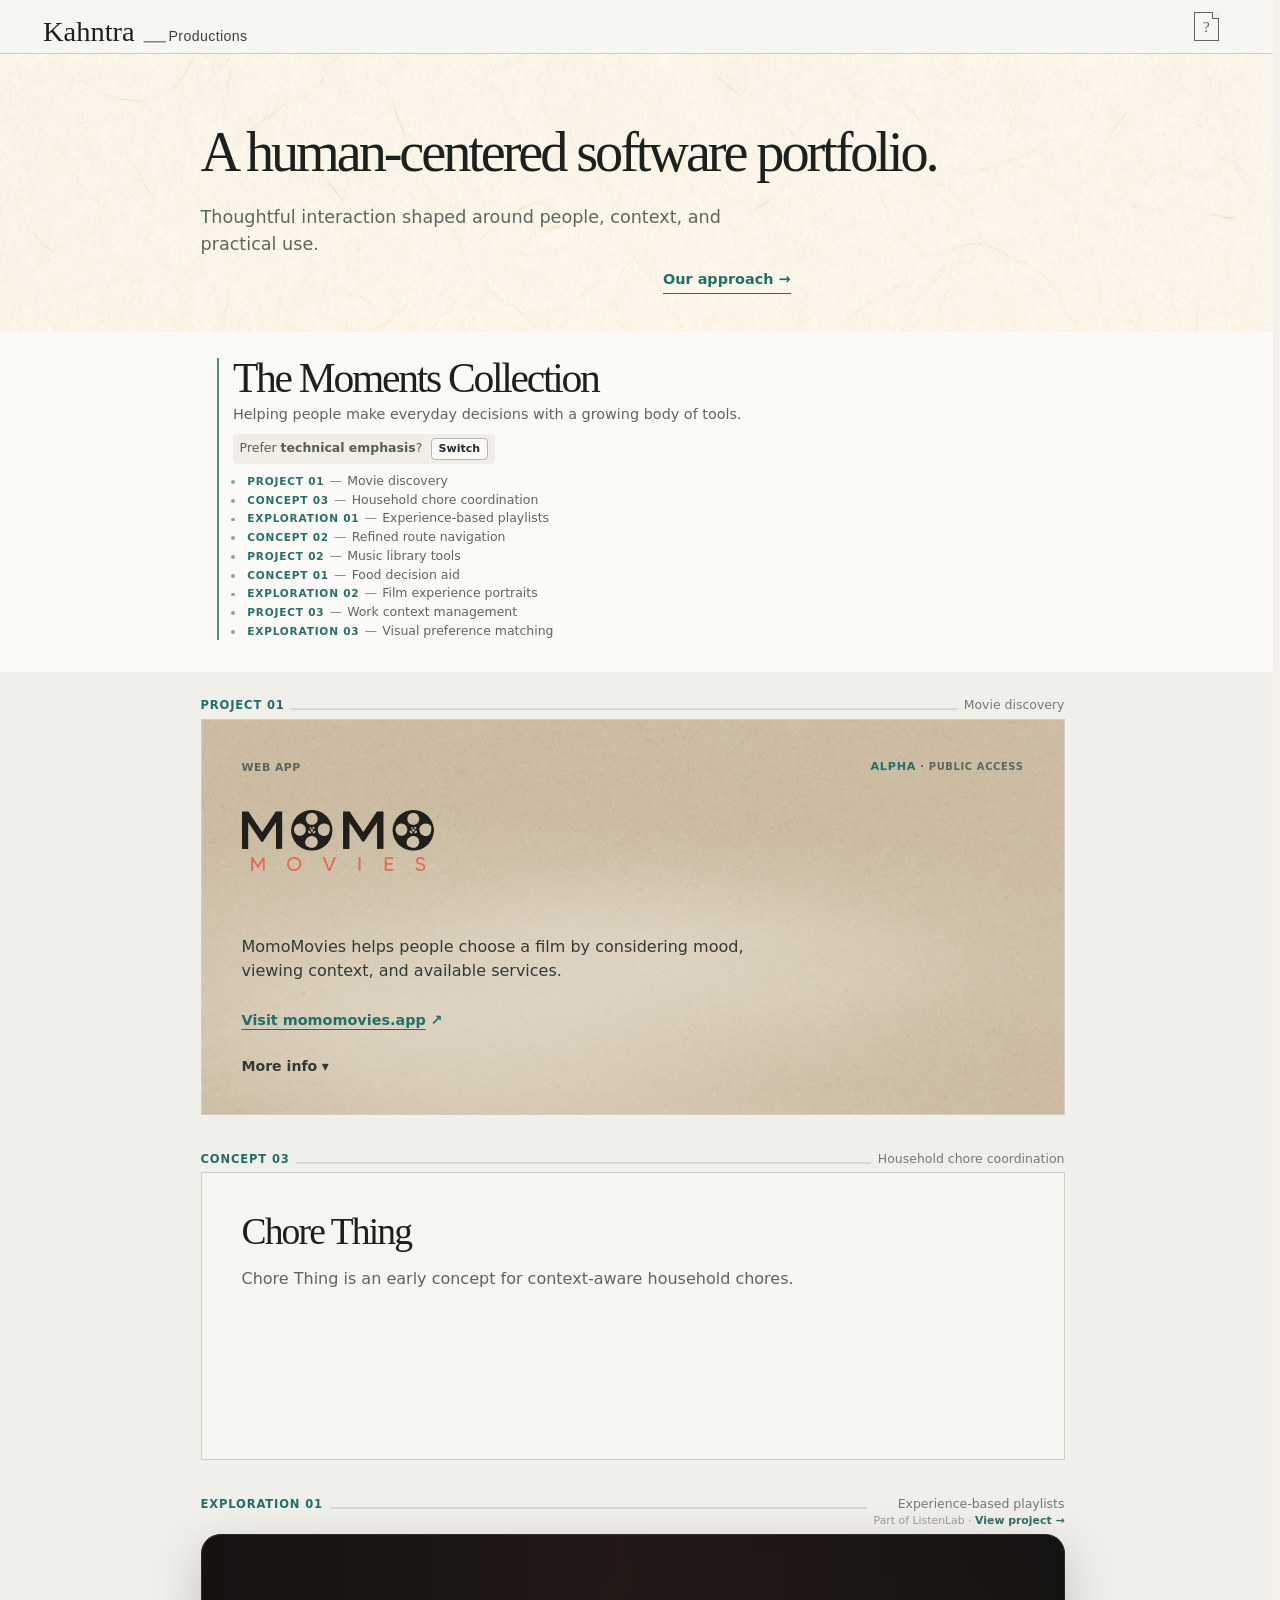
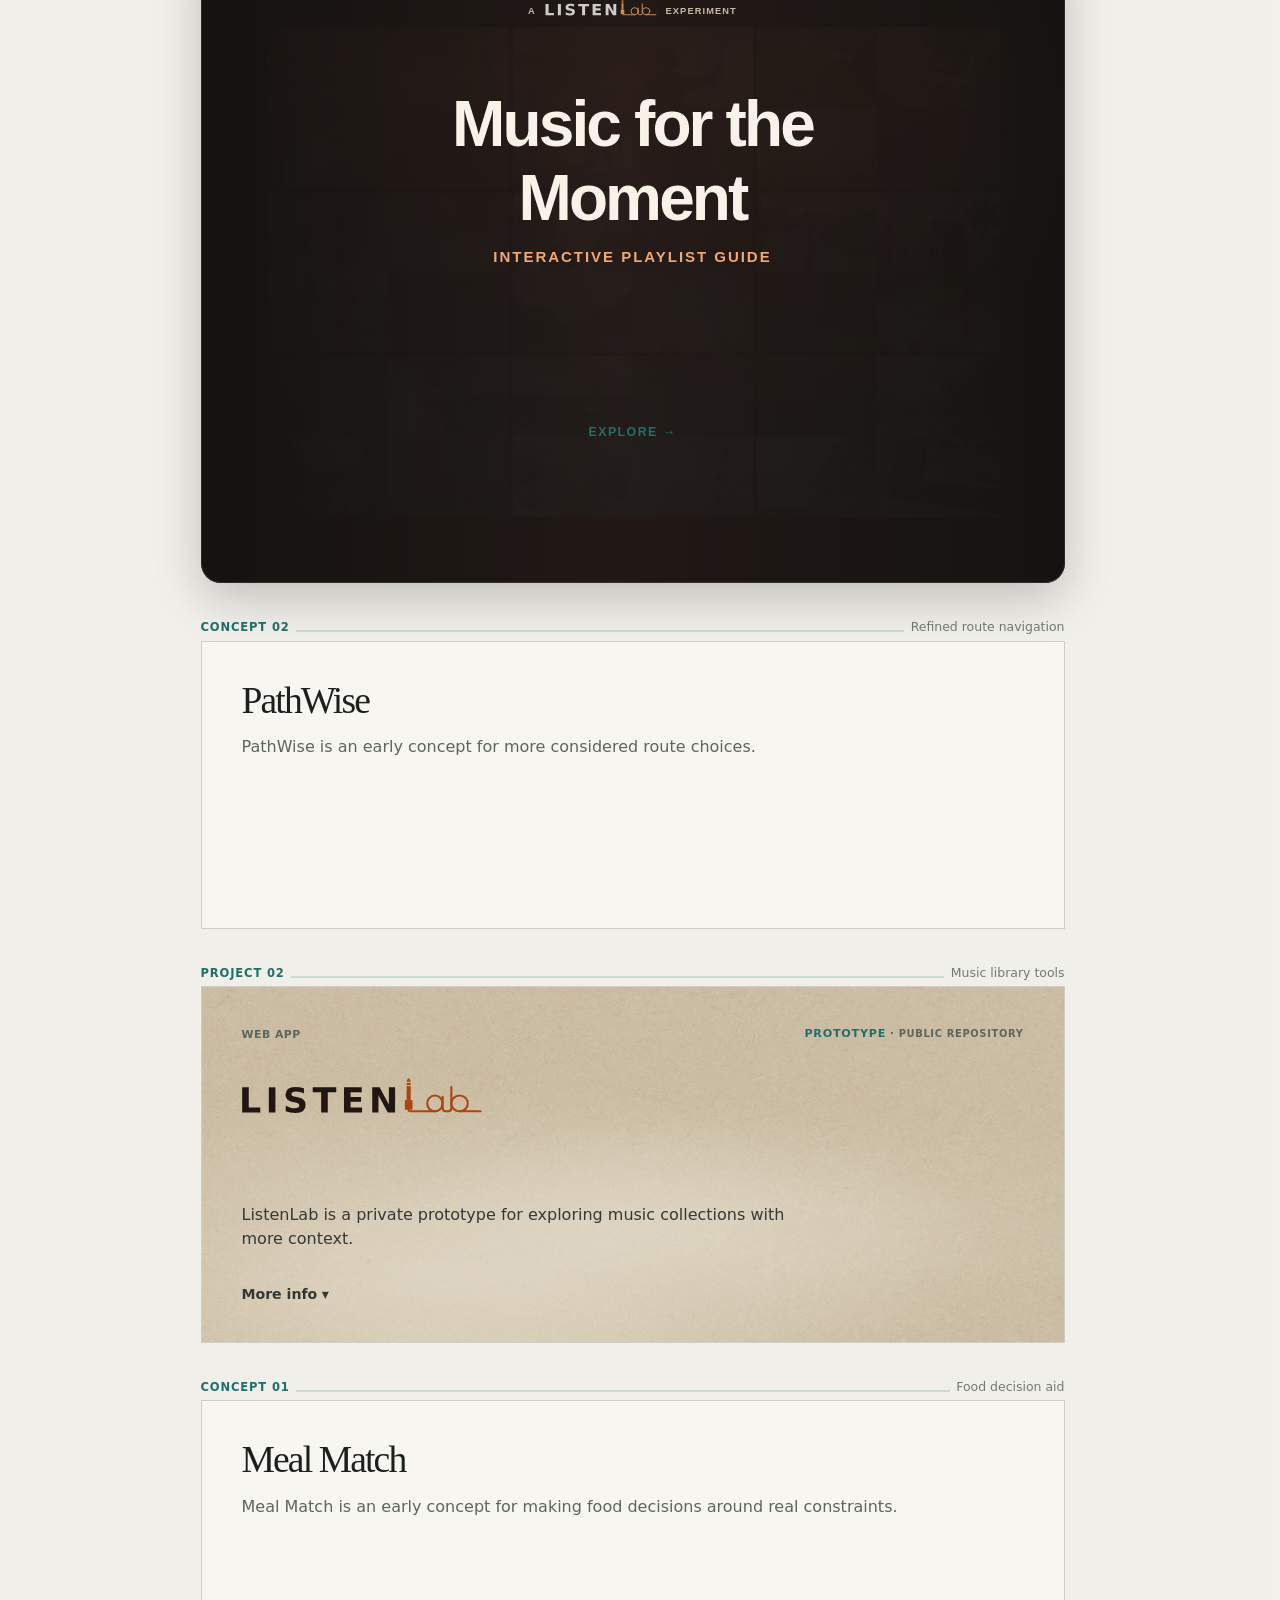
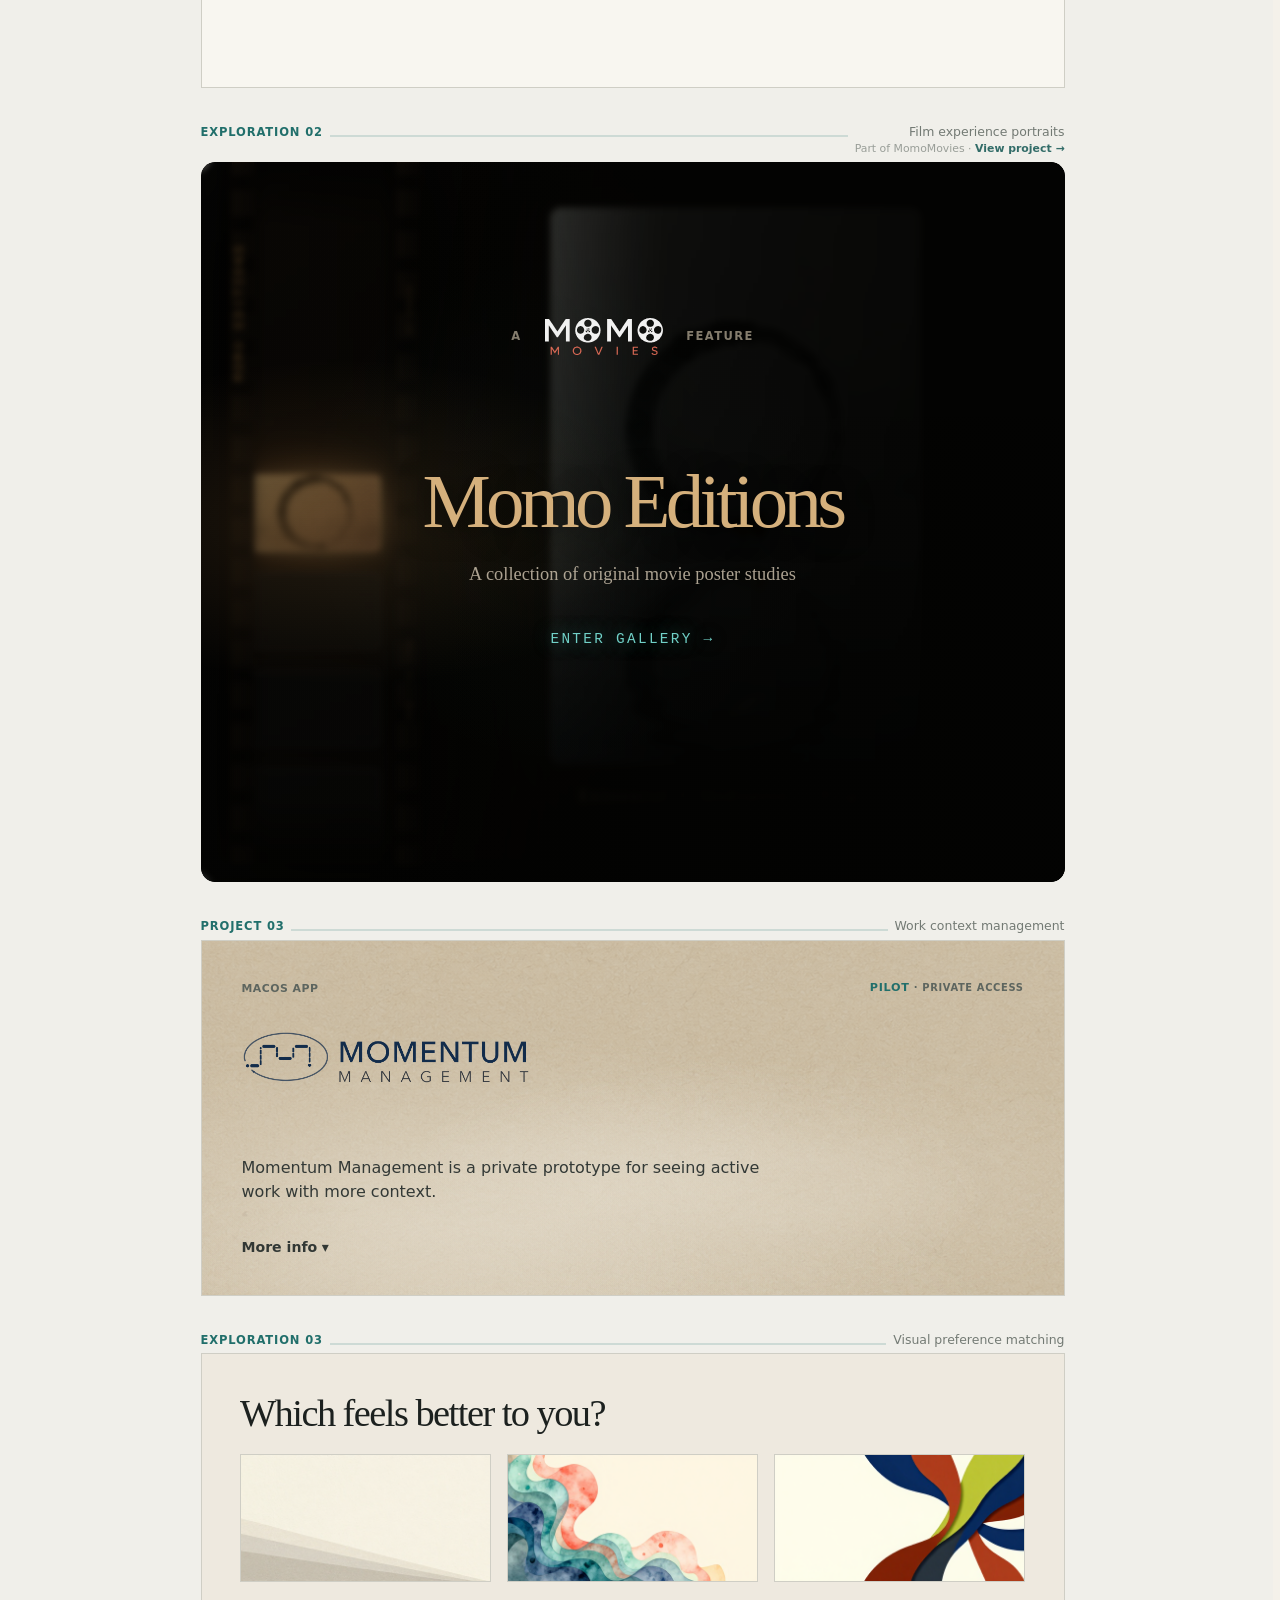
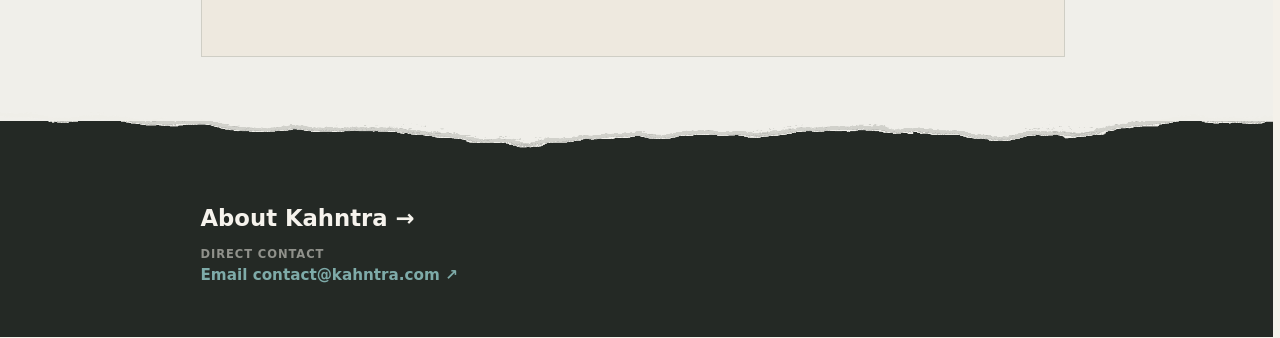
<file: index.html>
<!DOCTYPE html>
<html lang="en">
<head>
  <meta charset="UTF-8">
  <meta name="viewport" content="width=device-width, initial-scale=1.0">
  <meta name="description" content="Kahntra is a portfolio of software products, experiments, and evolving ideas.">
  <title>Kahntra — Human-centered software</title>
  <meta property="og:title" content="Kahntra — Human-centered software">
  <meta name="twitter:title" content="Kahntra — Human-centered software">
  <link rel="icon" type="image/svg+xml" sizes="16x16" href="assets/k-favicon-16.svg">
  <link rel="icon" type="image/svg+xml" sizes="32x32" href="assets/k-favicon-32.svg">
  <link rel="icon" type="image/svg+xml" sizes="512x512" href="assets/k-favicon-large.svg">
  <link rel="apple-touch-icon" sizes="512x512" href="assets/k-favicon-large.svg">
  <link rel="preload" as="image" href="assets/momo-editions/demo-preview-gallery-thumb.jpg">
  <link rel="preload" as="image" href="assets/music-for-this-moment/demo-preview-high-energy-collections-thumb.jpg">
  <script>
    (() => {
      try {
        const params = new URLSearchParams(window.location.search);
        const detail = params.get("detail");
        const isTechnicalPath = window.location.pathname.replace(/\/+$/, "") === "/tech";
        const isTechnical = isTechnicalPath || params.get("perspective") === "technical";
        document.documentElement.dataset.detailMode = detail === "verbose" || isTechnicalPath ? "verbose" : "concise";
        document.documentElement.dataset.visiblePerspective = isTechnical ? "technical" : "general";
        document.documentElement.dataset.portfolioLayout =
          isTechnicalPath || params.get("view") === "grouped" ? "grouped" : "sequence";
      } catch {
        document.documentElement.dataset.detailMode = "concise";
        document.documentElement.dataset.visiblePerspective = "general";
        document.documentElement.dataset.portfolioLayout = "sequence";
      }
    })();
  </script>
  <style>
    html:not([data-portfolio-layout="grouped"]) .products.section > .product-groups,
    html:not([data-portfolio-layout="grouped"]) .showcase.section {
      display: none;
    }

    html[data-portfolio-layout]:not([data-portfolio-ready]) .site-footer {
      visibility: hidden;
    }
  </style>
  <link rel="stylesheet" href="styles.css?v=task-0007-identity-top-zone-2">
  <link rel="stylesheet" href="momo-editions-gallery.css?v=task-0073-mobile-credits-1">
  <link rel="stylesheet" href="music-for-this-moment/playlist-showcase.island.css?v=task-0080-mobile-showcase-1">
</head>

<body>
  <div class="site-shell">
    <div class="site-header-system">
      <header class="site-header">
        <div class="wordmark-control" data-wordmark-control>
          <a class="wordmark" href="/" role="button" aria-label="Open Kahntra brand information" data-wordmark-trigger aria-controls="wordmark-popover" aria-expanded="false">
            <img src="assets/kahntra-productions-main-header-wordmark.svg?v=brand-panel-2" width="340" height="68" alt="">
          </a>
          <div class="wordmark-popover" id="wordmark-popover" data-wordmark-popover hidden>
            <p class="wordmark-popover__byline"><span>by</span> <strong>Moshe Kahn</strong></p>
            <button class="wordmark-popover__about" type="button" data-about-open data-about-target="kahntra">
              <span class="wordmark-popover__description">An independent software studio shaping practical tools around people, context, and use.</span>
              <span class="wordmark-popover__cta">Learn more and get in touch <span aria-hidden="true">→</span></span>
            </button>
          </div>
        </div>
        <div class="page-utility" data-page-utility>
          <button class="context-toggle" type="button" data-context-toggle aria-pressed="false" aria-label="Show verbose view">
            <span class="context-toggle__paper" aria-hidden="true">
              <span class="context-toggle__single-letter">?</span>
              <span class="context-toggle__letter-grid"><span>t</span><span>l</span><span>d</span><span>r</span></span>
            </span>
          </button>
        </div>
      </header>
    </div>

    <main>
      <section class="hero" aria-label="Kahntra">
        <div class="hero__title-field" aria-hidden="true"></div>
        <div class="hero__title" data-content-group>
          <h1 data-perspective="philosophy" data-detail="concise" hidden>A human-centered software portfolio.</h1>
          <h1 data-perspective="philosophy" data-detail="verbose" hidden>A portfolio of human-centered software and design principles.</h1>
          <h1 data-perspective="general" data-detail="concise" hidden>A human-centered software portfolio.</h1>
          <h1 data-perspective="general" data-detail="verbose" hidden>A portfolio of human-centered software and design principles.</h1>
          <h1 data-perspective="technical" data-detail="concise">A software portfolio.</h1>
          <h1 data-perspective="technical" data-detail="verbose" hidden>A portfolio of software products and experimental projects.</h1>
          <div class="hero__support">
            <p data-perspective="philosophy" data-detail="concise" hidden>Thoughtful interaction shaped around people, context, and practical use.</p>
            <p data-perspective="philosophy" data-detail="verbose" hidden>Thoughtful interaction shaped around the person and the situation, grounded in what they are actually trying to accomplish.</p>
            <p data-perspective="general" data-detail="concise" hidden>Thoughtful interaction shaped around people, context, and practical use.</p>
            <p data-perspective="general" data-detail="verbose" hidden>Thoughtful interaction shaped around the person and the situation, grounded in what they are actually trying to accomplish.</p>
            <p data-perspective="technical" data-detail="concise">Human-centered software with thoughtful interaction and practical use.</p>
            <p data-perspective="technical" data-detail="verbose" hidden>Human-centered software combining thoughtful interaction and practical use, with an emphasis on context-aware systems and adaptive behavior.</p>
          </div>
          <button class="hero__about-link" type="button" data-about-open>Our approach <span aria-hidden="true">→</span></button>
        </div>
      </section>

      <section class="products section" id="products" aria-labelledby="products-title">
        <div class="section-heading">
          <div>
            <div class="section-heading__intro">
              <h2 class="section-heading__label" id="products-title" tabindex="-1">The Moments Collection</h2>
              <div class="section-heading__support" data-content-group>
                <p data-perspective="philosophy" data-detail="concise" hidden>Helping people make everyday decisions with a growing body of tools.</p>
                <p data-perspective="philosophy" data-detail="verbose" hidden>Helping people make everyday decisions with a growing body of tools, each shaped around the situation to bring the most relevant options forward.</p>
                <p data-perspective="general" data-detail="concise" hidden>Helping people make everyday decisions with a growing body of tools.</p>
                <p data-perspective="general" data-detail="verbose" hidden>Helping people make everyday decisions with a growing body of tools, each shaped around the situation to bring the most relevant options forward.</p>
                <p data-perspective="technical" data-detail="concise">A growing body of context-aware tools for everyday decisions.</p>
                <p data-perspective="technical" data-detail="verbose" hidden>A growing body of context-aware tools for everyday decisions, combining dense underlying data with lightweight current signals to surface what matters most in the moment.</p>
              </div>
              <div class="emphasis-switch" data-content-group>
                <div class="emphasis-switch__row" data-perspective="general" data-detail="concise" aria-label="Technical emphasis">
                  <span>Prefer <strong>technical emphasis</strong>?</span>
                  <button type="button" data-emphasis-switch="technical">Switch</button>
                </div>
                <div class="emphasis-switch__row" data-perspective="general" data-detail="verbose" aria-label="Technical emphasis">
                  <span>Prefer <strong>technical emphasis</strong>?</span>
                  <button type="button" data-emphasis-switch="technical">Switch</button>
                </div>
                <div class="emphasis-switch__row" data-perspective="technical" data-detail="concise" aria-label="General view">
                  <span>Currently viewing <strong>technical emphasis</strong>. Prefer general view?</span>
                  <button type="button" data-emphasis-switch="general">Switch</button>
                </div>
                <div class="emphasis-switch__row" data-perspective="technical" data-detail="verbose" aria-label="General view">
                  <span>Currently viewing <strong>technical emphasis</strong>. Prefer general view?</span>
                  <button type="button" data-emphasis-switch="general">Switch</button>
                </div>
              </div>
              <nav class="moments-directory" data-moments-directory aria-label="Moments Collection directory">
                <a href="#moments-momomovies" data-directory-item="momomovies"><span class="moments-directory__code">PROJECT 01</span><span class="moments-directory__separator" aria-hidden="true">—</span><span class="moments-directory__descriptor">Movie discovery</span></a>
                <a href="#moments-momentum-tasks" data-directory-item="momentum-tasks"><span class="moments-directory__code">CONCEPT 03</span><span class="moments-directory__separator" aria-hidden="true">—</span><span class="moments-directory__descriptor">Household chore coordination</span></a>
                <a href="#moments-music-for-this-moment" data-directory-item="music-for-this-moment"><span class="moments-directory__code">EXPLORATION 01</span><span class="moments-directory__separator" aria-hidden="true">—</span><span class="moments-directory__descriptor">Experience-based playlists</span></a>
                <a href="#moments-pathwise" data-directory-item="pathwise"><span class="moments-directory__code">CONCEPT 02</span><span class="moments-directory__separator" aria-hidden="true">—</span><span class="moments-directory__descriptor">Refined route navigation</span></a>
                <a href="#moments-listenlab" data-directory-item="listenlab"><span class="moments-directory__code">PROJECT 02</span><span class="moments-directory__separator" aria-hidden="true">—</span><span class="moments-directory__descriptor">Music library tools</span></a>
                <a href="#moments-meal-match" data-directory-item="meal-match"><span class="moments-directory__code">CONCEPT 01</span><span class="moments-directory__separator" aria-hidden="true">—</span><span class="moments-directory__descriptor">Food decision aid</span></a>
                <a href="#moments-momo-editions" data-directory-item="momo-editions"><span class="moments-directory__code">EXPLORATION 02</span><span class="moments-directory__separator" aria-hidden="true">—</span><span class="moments-directory__descriptor">Film experience portraits</span></a>
                <a href="#moments-momentum-management" data-directory-item="momentum-management"><span class="moments-directory__code">PROJECT 03</span><span class="moments-directory__separator" aria-hidden="true">—</span><span class="moments-directory__descriptor">Work context management</span></a>
                <a href="#moments-banner-picker" data-directory-item="banner-picker"><span class="moments-directory__code">EXPLORATION 03</span><span class="moments-directory__separator" aria-hidden="true">—</span><span class="moments-directory__descriptor">Visual preference matching</span></a>
              </nav>
            </div>
          </div>
        </div>

        <div class="item-locator decision-demo__locator" id="moments-banner-picker" data-tech-demo-locator>
          <span class="item-locator__code">EXPLORATION 03</span>
          <span class="item-locator__separator" aria-hidden="true">—</span>
          <span class="item-locator__descriptor">Visual preference matching</span>
        </div>
        <section class="decision-demo section" data-tech-demo aria-labelledby="decision-demo-title">
          <div class="decision-demo__opening">
            <div class="decision-demo__opening-copy">
              <div class="decision-demo__heading">
                <h2 id="decision-demo-title" class="decision-demo__prompt" data-decision-prompt>Which feels better to you?</h2>
              </div>
              <div class="decision-demo__intro" data-decision-intro>
                <div class="decision-demo__choice-grid" aria-label="Choose a visual direction">
                  <button type="button" class="decision-demo__choice" data-decision-choice="calm" aria-label="Choose the calm direction"><span class="decision-demo__choice-preview" data-decision-choice-preview="calm" aria-hidden="true"></span></button>
                  <button type="button" class="decision-demo__choice" data-decision-choice="middle" aria-label="Choose the middle direction"><span class="decision-demo__choice-preview" data-decision-choice-preview="middle" aria-hidden="true"></span></button>
                  <button type="button" class="decision-demo__choice" data-decision-choice="stimulate" aria-label="Choose the stimulating direction"><span class="decision-demo__choice-preview" data-decision-choice-preview="stimulate" aria-hidden="true"></span></button>
                </div>
              </div>
            </div>
          </div>
          <div class="decision-demo__workspace" data-decision-workspace hidden>
            <form class="decision-demo__controls" data-decision-controls data-fallback-controls>
              <fieldset class="decision-demo__primary-control"><legend>Shape the overall experience</legend><label class="decision-demo__range-label" for="decision-feeling"><span data-scale-label="comfort">Comfort</span><span data-scale-label="stimulation">Stimulate</span></label><div class="decision-demo__range-shell"><span class="decision-demo__range-wedge" data-decision-wedge aria-hidden="true"></span><input id="decision-feeling" name="feeling" type="range" min="0" max="100" value="50" data-decision-feeling aria-describedby="decision-feeling-note" disabled></div><div class="decision-demo__color-direction" role="radiogroup" aria-label="Palette"><div class="decision-demo__color-direction-heading"><span>Palette</span><button type="button" class="decision-demo__no-preference" data-decision-palette-clear hidden disabled>Clear selection</button></div><div class="decision-demo__color-options"><label><input type="radio" name="decision-color-direction" data-decision-constraint="palette-cool" disabled><span>Cool</span></label><label><input type="radio" name="decision-color-direction" data-decision-constraint="palette-neutral" disabled><span>Neutral</span></label><label><input type="radio" name="decision-color-direction" data-decision-constraint="palette-warm" disabled><span>Warm</span></label></div></div><p id="decision-feeling-note" class="decision-demo__control-note" data-decision-tech-note hidden>Static example: the working model requires JavaScript.</p></fieldset>
              <fieldset class="decision-demo__tag-controls"><legend>Visual preferences</legend><div class="decision-demo__soft-tags" data-decision-soft-tags aria-label="Adaptive refinements"><button type="button" aria-pressed="false" disabled>Structured clarity</button><button type="button" aria-pressed="false" disabled>Tactile layers</button><button type="button" aria-pressed="false" disabled>Color-led atmosphere</button><button type="button" aria-pressed="false" disabled>Natural movement</button></div><p class="decision-demo__control-note" data-decision-refine-note>Relevant choices appear for the current part of the image set.</p></fieldset>
              <details class="decision-demo__refinements">
                <summary>More refinements</summary>
                <div class="decision-demo__refinement-controls">
              <fieldset><legend>Optional conditions</legend><div class="decision-demo__checks"><label><input type="checkbox" data-decision-constraint="text-ready" disabled> Needs space for text</label><label><input type="checkbox" data-decision-constraint="fits-kahntra" disabled> Fits Kahntra</label></div><p class="decision-demo__control-note" data-decision-constraint-note>Checked conditions remove images that cannot satisfy this banner.</p></fieldset>
                </div>
              </details>
            </form>
            <div class="decision-demo__results-column">
              <div class="decision-demo__selected-sample" aria-label="Current selection"><span data-decision-selected-sample aria-hidden="true"></span><span class="decision-demo__selected-label">Current selection</span></div>
              <div class="decision-demo__results" aria-label="Matching images">
              <div class="decision-demo__results-heading"><p class="decision-demo__results-count"><span data-decision-good-count>4</span> considerations</p></div>
              <div class="decision-demo__gallery">
                <div class="decision-demo__gallery-grid" data-decision-results role="group" aria-label="Current matching images">
                  <div class="decision-demo__gallery-items">
                  <button class="decision-demo__gallery-item" type="button" aria-label="Static example, Image 054" aria-pressed="true" disabled><span class="decision-demo__gallery-visual" aria-hidden="true" style="background-image: url('assets/images/decision-studies/turbo-016.png')"></span><span class="decision-demo__gallery-caption">Active · Defined · Expressive</span></button>
                  <button class="decision-demo__gallery-item" type="button" aria-label="Static example, Image 053" aria-pressed="false" disabled><span class="decision-demo__gallery-visual" aria-hidden="true" style="background-image: url('assets/images/decision-studies/turbo-015.png')"></span><span class="decision-demo__gallery-caption">Active · Defined · Expressive</span></button>
                  <button class="decision-demo__gallery-item" type="button" aria-label="Static example, Image 055" aria-pressed="false" disabled><span class="decision-demo__gallery-visual" aria-hidden="true" style="background-image: url('assets/images/decision-studies/turbo-021.png')"></span><span class="decision-demo__gallery-caption">Active · Defined · Expressive</span></button>
                  <button class="decision-demo__gallery-item" type="button" aria-label="Static example, Image 056" aria-pressed="false" disabled><span class="decision-demo__gallery-visual" aria-hidden="true" style="background-image: url('assets/images/decision-studies/turbo-010.png')"></span><span class="decision-demo__gallery-caption">Active · Defined · Expressive</span></button>
                  <button class="decision-demo__gallery-item" type="button" aria-label="Static example, Image 052" aria-pressed="false" disabled hidden><span class="decision-demo__gallery-visual" aria-hidden="true" style="background-image: url('assets/images/decision-studies/turbo-017.png')"></span><span class="decision-demo__gallery-caption">Active · Defined · Subdued</span></button>
                  <button class="decision-demo__gallery-item" type="button" aria-label="Static example, Image 024" aria-pressed="false" disabled hidden><span class="decision-demo__gallery-visual" aria-hidden="true" style="background-image: url('assets/images/decision-studies/turbo-012.png')"></span><span class="decision-demo__gallery-caption">Active · Soft · Vibrant</span></button>
                  <button class="decision-demo__gallery-item" type="button" aria-label="Static example, Image 028" aria-pressed="false" disabled hidden><span class="decision-demo__gallery-visual" aria-hidden="true" style="background-image: url('assets/images/decision-studies/turbo-018.png')"></span><span class="decision-demo__gallery-caption">Dynamic · Soft · Subdued</span></button>
                  <button class="decision-demo__gallery-item" type="button" aria-label="Static example, Image 083" aria-pressed="false" disabled hidden><span class="decision-demo__gallery-visual" aria-hidden="true" style="background-image: url('assets/images/decision-studies/turbo-020.png')"></span><span class="decision-demo__gallery-caption">Calm · Bold · Vibrant</span></button>
                  <button class="decision-demo__gallery-item" type="button" aria-label="Static example, Image 026" aria-pressed="false" disabled hidden><span class="decision-demo__gallery-visual" aria-hidden="true" style="background-image: url('assets/images/decision-studies/turbo-025.png')"></span><span class="decision-demo__gallery-caption">Dynamic · Soft · Subdued</span></button>
                  <button class="decision-demo__gallery-item" type="button" aria-label="Static example, Image 081" aria-pressed="false" disabled hidden><span class="decision-demo__gallery-visual" aria-hidden="true" style="background-image: url('assets/images/decision-studies/turbo-007.png')"></span><span class="decision-demo__gallery-caption">Calm · Bold · Vibrant</span></button>
                  <button class="decision-demo__gallery-item" type="button" aria-label="Static example, Image 050" aria-pressed="false" disabled hidden><span class="decision-demo__gallery-visual" aria-hidden="true" style="background-image: url('assets/images/decision-studies/turbo-005.png')"></span><span class="decision-demo__gallery-caption">Active · Defined · Subdued</span></button>
                  <button class="decision-demo__gallery-item" type="button" aria-label="Static example, Image 080" aria-pressed="false" disabled hidden><span class="decision-demo__gallery-visual" aria-hidden="true" style="background-image: url('assets/images/decision-studies/turbo-019.png')"></span><span class="decision-demo__gallery-caption">Calm · Bold · Expressive</span></button>
                  </div>
                </div>
                <details class="decision-demo__exclusions" data-decision-exclusions-panel hidden>
                  <summary>Didn’t find one? See what was ruled out <span data-decision-excluded-count>0</span></summary>
                  <div class="decision-demo__exclusion-groups" data-decision-exclusions aria-live="polite"></div>
                </details>
              </div>
              <p class="sr-only" data-decision-summary aria-live="polite">Static example: four matching images.</p>
              </div>
            </div>
          </div>
          <details class="decision-demo__method" data-decision-method hidden>
            <summary>How this works</summary>
            <div class="decision-demo__method-content">
              <ol class="decision-demo__stages" aria-label="Method steps">
                <li data-method-verbose-only><button type="button" data-method-step-button="0" aria-current="true"><span>01</span>Record</button></li>
                <li><button type="button" data-method-step-button="1"><span data-method-step-number>02</span>Define</button></li>
                <li data-method-verbose-only><button type="button" data-method-step-button="2"><span>03</span>Interpret</button></li>
                <li><button type="button" data-method-step-button="3"><span data-method-step-number>04</span>Guide</button></li>
              </ol>

              <section class="decision-demo__method-panel" data-method-step="0">
                <div class="decision-demo__stage-heading"><p class="eyebrow">Step 1 — Record the signals</p><p>Start with a bounded set of images and record nine observable signals for every image.</p></div>
                <details class="decision-demo__measurements"><summary>How the signals are measured</summary><dl class="decision-demo__signal-key"><div><dt>A</dt><dd>Focal dominance</dd></div><div><dt>B</dt><dd>Contrast separation</dd></div><div><dt>C</dt><dd>Form weight</dd></div><div><dt>D</dt><dd>Element density</dd></div><div><dt>E</dt><dd>Directional energy</dd></div><div><dt>F</dt><dd>Rhythmic variation</dd></div><div><dt>G</dt><dd>Chroma</dd></div><div><dt>H</dt><dd>Palette separation</dd></div><div><dt>I</dt><dd>Color coverage</dd></div></dl></details>
                <div class="decision-demo__signal-table-shell"><div class="decision-demo__signal-table-wrap" tabindex="0" role="region" aria-label="Sample image signal records"><table><thead><tr><th>Image</th><th>A</th><th>D</th><th>G</th><th>B</th><th>E</th><th>H</th><th>C</th><th>F</th><th>I</th></tr></thead><tbody data-method-signal-body></tbody></table></div></div>
              </section>

              <section class="decision-demo__method-panel" data-method-step="1" hidden>
                <div class="decision-demo__stage-heading"><p class="eyebrow" data-method-define-heading>Step 2 — Define visual attributes</p><p>Group related signals, then derive three continuous visual attributes from their weighted values.</p></div>
                <div class="decision-demo__signal-formulas"><p class="eyebrow">Attribute formulas</p><p><strong>Boldness</strong><br>.40A + .35B + .25C</p><p><strong>Activity</strong><br>.40D + .35E + .25F</p><p><strong>Color intensity</strong><br>.45G + .30H + .25I</p></div>
                <div class="decision-demo__signal-table-shell"><div class="decision-demo__signal-table-wrap" tabindex="0" role="region" aria-label="Sample derived visual attributes"><table><thead><tr><th>Image</th><th>Boldness</th><th>Activity</th><th>Color intensity</th><th>Stimulation</th></tr></thead><tbody data-method-attribute-body></tbody></table></div></div>
              </section>

              <section class="decision-demo__method-panel" data-method-step="2" hidden>
                <div class="decision-demo__stage-heading"><p class="eyebrow">Step 3 — Interpret experiential patterns</p><p>Identify recurring visual patterns, normalize them as category scores, and test combinations that distinguish useful subsets of the image set.</p></div>
                <div class="decision-demo__experience-map"><article><p class="eyebrow">Normalized categories</p><p>Stable visual vocabulary scored for every image.</p><ul data-method-category-list></ul></article><article><p class="eyebrow">Contextual tags</p><p>Readable choices combine several categories and appear only where they help distinguish nearby images.</p><ul><li>Open + Atmospheric → Let it breathe</li><li>Kinetic + Structured + Graphic → Give it momentum</li><li>Layered + Textural + Intricate → Bring out texture</li></ul></article></div>
              </section>

              <section class="decision-demo__method-panel" data-method-step="3" hidden>
                <div class="decision-demo__stage-heading"><p class="eyebrow" data-method-guide-heading>Step 4 — Guide the choice</p><p>Present the richer model through a continuous target, a few contextual refinements, explicit limitations, and ranked alternatives.</p></div>
                <div class="decision-demo__experience-map"><article><p class="eyebrow">Continuous target</p><p>Comfort ↔ Stimulate sets the initial multidimensional profile.</p></article><article><p class="eyebrow">Adaptive refinements</p><p>The most useful tag recipes adjust category targets without becoming another full taxonomy.</p></article><article><p class="eyebrow">Hard limitations</p><p>Ineligible image records are removed before scoring.</p></article><article><p class="eyebrow">Ranked alternatives</p><p>The engine retains eligibility, total scores, components, and calculated preference effects.</p></article></div>
              </section>
            </div>
          </details>
        </section>

        <div class="product-groups">
          <section class="product-group" aria-labelledby="products-development-title">
            <h3 class="product-group__title" id="products-development-title">Projects</h3>
            <div class="product-grid">
          <div class="portfolio-item" id="moments-momomovies" data-portfolio-item-shell="momomovies">
          <div class="item-locator">
            <span class="item-locator__code">PROJECT 01</span>
            <span class="item-locator__separator" aria-hidden="true">—</span>
            <span class="item-locator__descriptor">Movie discovery</span>
          </div>
          <article class="product-card" data-project-id="momomovies">
            <div class="product-card__meta">
              <p class="product-card__platform">WEB APP</p>
              <p class="availability"><span class="stage">ALPHA</span> · PUBLIC ACCESS</p>
            </div>
            <h4 class="product-card__title product-card__title--logo"><img src="assets/momo-movies-logo-transparent.svg" alt="Momo Movies"></h4>
            <div class="product-card__description" data-content-group>
              <p data-perspective="general" data-detail="concise" hidden>MomoMovies helps people choose a film by considering mood, viewing context, and available services.</p>
              <p data-perspective="general" data-detail="verbose" hidden>MomoMovies helps people choose a film by weighing mood, viewing context, available services, and personal taste at the moment of choosing.</p>
              <p data-perspective="technical" data-detail="concise">MomoMovies helps people choose a film by considering mood, viewing context, and available services.</p>
              <p data-perspective="technical" data-detail="verbose" hidden>MomoMovies helps people choose a film by weighing mood, viewing context, available services, and personal taste at the moment of choosing.</p>
            </div>
            <div class="product-card__footer product-card__footer--primary-action">
              <a class="product-card__external" href="https://momomovies.app" target="_blank" rel="noreferrer"><span class="product-card__external-label">Visit momomovies.app</span><span class="product-card__external-icon" aria-hidden="true">↗</span></a>
            </div>
            <button class="product-card__more-info" type="button" aria-expanded="false" aria-controls="momomovies-detail-tabs" data-project-more><span class="product-card__more-info-label">More info</span><span class="product-card__more-info-icon" aria-hidden="true">▾</span></button>
            <div class="project-tabs" id="momomovies-detail-tabs" data-project-tabs hidden>
              <div class="project-tabs__list" role="tablist" aria-label="MomoMovies details">
                <button class="project-tabs__tab" type="button" role="tab" aria-selected="true" aria-controls="momomovies-features" id="momomovies-features-tab" data-project-tab-button="features">Features</button>
                <button class="project-tabs__tab" type="button" role="tab" aria-selected="false" aria-controls="momomovies-demos" id="momomovies-demos-tab" data-project-tab-button="demos">Demos</button>
                <button class="project-tabs__tab" type="button" role="tab" aria-selected="false" aria-controls="momomovies-technical" id="momomovies-technical-tab" data-project-tab-button="technical">Technical details</button>
              </div>
              <div class="project-tabs__panel" id="momomovies-features" role="tabpanel" aria-labelledby="momomovies-features-tab" data-project-tab-panel="features">
                <ul>
                  <li>Mood- and vibe-based film browsing.</li>
                  <li>Filters for context, time, and services.</li>
                  <li>Curated ordering for large catalogues.</li>
                  <li>Private library and watch-intent models.</li>
                </ul>
                <h5>IN DEVELOPMENT</h5>
                <ul>
                  <li>Streaming-provider validation.</li>
                  <li>Recommendation ranking evaluation.</li>
                </ul>
              </div>
              <div class="project-tabs__panel" id="momomovies-demos" role="tabpanel" aria-labelledby="momomovies-demos-tab" data-project-tab-panel="demos" hidden>
                <a class="project-demo-preview" href="#moments-momo-editions" aria-label="Jump to Momo Editions exploration">
                  <span class="project-demo-preview__media">
                    <img src="assets/momo-editions/demo-preview-gallery-thumb.jpg" width="960" height="705" loading="eager" decoding="async" fetchpriority="low" alt="">
                    <span class="project-demo-preview__badge">Preview</span>
                  </span>
                  <span class="project-demo-preview__copy">
                    <span class="project-demo-preview__row">
                      <span class="project-demo-preview__title">Momo Editions</span>
                      <span class="project-demo-preview__action">View demo <span aria-hidden="true">→</span></span>
                    </span>
                    <span class="project-demo-preview__descriptor">Film experience portraits</span>
                  </span>
                </a>
              </div>
              <div class="project-tabs__panel" id="momomovies-technical" role="tabpanel" aria-labelledby="momomovies-technical-tab" data-project-tab-panel="technical" hidden>
                <ul>
                  <li>SvelteKit/TypeScript app on Vercel.</li>
                  <li>Supabase auth, roles, library data, reviews, and poster storage.</li>
                  <li>Generated catalog JSON with recommendation and Vibe-affinity data.</li>
                  <li>TMDB metadata and U.S. streaming availability.</li>
                </ul>
              </div>
            </div>
          </article>
          </div>

          <div class="portfolio-item" id="moments-listenlab" data-portfolio-item-shell="listenlab">
          <div class="item-locator">
            <span class="item-locator__code">PROJECT 02</span>
            <span class="item-locator__separator" aria-hidden="true">—</span>
            <span class="item-locator__descriptor">Music library tools</span>
          </div>
          <article class="product-card" data-project-id="listenlab">
            <div class="product-card__meta">
              <p class="product-card__platform">WEB APP</p>
              <p class="availability"><span class="stage">PROTOTYPE</span> · PUBLIC REPOSITORY</p>
            </div>
            <h4 class="product-card__title product-card__title--logo product-card__title--listenlab"><img src="assets/listenlab-wordmark-color-on-light.svg" alt="ListenLab"></h4>
            <div class="product-card__description" data-content-group>
              <p data-perspective="general" data-detail="concise" hidden>ListenLab is a private prototype for exploring music collections with more context.</p>
              <p data-perspective="general" data-detail="verbose" hidden>ListenLab explores music collections through the relationships between songs, recordings, releases, playlists, and listening patterns.</p>
              <p data-perspective="technical" data-detail="concise">ListenLab is a private prototype for exploring music collections with more context.</p>
              <p data-perspective="technical" data-detail="verbose" hidden>ListenLab explores music collections through the relationships between songs, recordings, releases, playlists, and listening patterns.</p>
            </div>
            <button class="product-card__more-info" type="button" aria-expanded="false" aria-controls="listenlab-detail-tabs" data-project-more><span class="product-card__more-info-label">More info</span><span class="product-card__more-info-icon" aria-hidden="true">▾</span></button>
            <div class="project-tabs" id="listenlab-detail-tabs" data-project-tabs hidden>
              <div class="project-tabs__list" role="tablist" aria-label="ListenLab details">
                <button class="project-tabs__tab" type="button" role="tab" aria-selected="true" aria-controls="listenlab-features" id="listenlab-features-tab" data-project-tab-button="features">Features</button>
                <button class="project-tabs__tab" type="button" role="tab" aria-selected="false" aria-controls="listenlab-demos" id="listenlab-demos-tab" data-project-tab-button="demos">Demos</button>
                <button class="project-tabs__tab" type="button" role="tab" aria-selected="false" aria-controls="listenlab-technical" id="listenlab-technical-tab" data-project-tab-button="technical">Technical details</button>
              </div>
              <div class="project-tabs__panel" id="listenlab-features" role="tabpanel" aria-labelledby="listenlab-features-tab" data-project-tab-panel="features">
                <ul>
                  <li>Song, recording, release, and playlist relationships.</li>
                  <li>Playlist organization and release-context prototypes.</li>
                  <li>Collection views beyond standard streaming libraries.</li>
                </ul>
              </div>
              <div class="project-tabs__panel" id="listenlab-demos" role="tabpanel" aria-labelledby="listenlab-demos-tab" data-project-tab-panel="demos" hidden>
                <a class="project-demo-preview" href="#moments-music-for-this-moment" aria-label="Jump to Music for the Moment exploration">
                  <span class="project-demo-preview__media">
                    <img src="assets/music-for-this-moment/demo-preview-high-energy-collections-thumb.jpg" width="960" height="694" loading="eager" decoding="async" fetchpriority="low" alt="">
                    <span class="project-demo-preview__badge">Preview</span>
                  </span>
                  <span class="project-demo-preview__copy">
                    <span class="project-demo-preview__row">
                      <span class="project-demo-preview__title">Music for the Moment</span>
                      <span class="project-demo-preview__action">View demo <span aria-hidden="true">→</span></span>
                    </span>
                    <span class="project-demo-preview__descriptor">Experience-based playlists</span>
                  </span>
                </a>
              </div>
              <div class="project-tabs__panel" id="listenlab-technical" role="tabpanel" aria-labelledby="listenlab-technical-tab" data-project-tab-panel="technical" hidden>
                <ul>
                  <li>React/Vite frontend with FastAPI backend.</li>
                  <li>Spotify OAuth/Web API for library, playlists, playback, follows, and listening data.</li>
                  <li>SQLite migrations, encrypted tokens, history ingest, and identity records.</li>
                  <li>Deduplication, caching, duration reconciliation, and track-family clustering.</li>
                </ul>
                <a class="product-card__external" href="https://github.com/moshe-kahn/listen-labs" target="_blank" rel="noreferrer"><span class="product-card__external-label">Visit GitHub repository</span><span class="product-card__external-icon" aria-hidden="true">↗</span></a>
              </div>
            </div>
          </article>
          </div>

          <div class="portfolio-item" id="moments-momentum-management" data-portfolio-item-shell="momentum-management">
          <div class="item-locator">
            <span class="item-locator__code">PROJECT 03</span>
            <span class="item-locator__separator" aria-hidden="true">—</span>
            <span class="item-locator__descriptor">Work context management</span>
          </div>
          <article class="product-card" data-project-id="momentum-management">
            <div class="product-card__meta">
              <p class="product-card__platform">MACOS APP</p>
              <p class="availability"><span class="stage">PILOT</span> · PRIVATE ACCESS</p>
            </div>
            <h4 class="product-card__title product-card__title--logo product-card__title--momentum"><img src="assets/momentum-management-primary-navy-transparent-1400.png" alt="Momentum Management"></h4>
            <div class="product-card__description" data-content-group>
              <p data-perspective="general" data-detail="concise" hidden>Momentum Management is a private prototype for seeing active work with more context.</p>
              <p data-perspective="general" data-detail="verbose" hidden>Momentum Management gives active work more context across projects, tasks, inboxes, attention, and resumable state.</p>
              <p data-perspective="technical" data-detail="concise">Momentum Management is a private prototype for seeing active work with more context.</p>
              <p data-perspective="technical" data-detail="verbose" hidden>Momentum Management gives active work more context across projects, tasks, inboxes, attention, and resumable state.</p>
            </div>
            <button class="product-card__more-info" type="button" aria-expanded="false" aria-controls="momentum-management-detail-tabs" data-project-more><span class="product-card__more-info-label">More info</span><span class="product-card__more-info-icon" aria-hidden="true">▾</span></button>
            <div class="project-tabs" id="momentum-management-detail-tabs" data-project-tabs hidden>
              <div class="project-tabs__list" role="tablist" aria-label="Momentum Management details">
                <button class="project-tabs__tab" type="button" role="tab" aria-selected="true" aria-controls="momentum-management-features" id="momentum-management-features-tab" data-project-tab-button="features">Features</button>
                <button class="project-tabs__tab" type="button" role="tab" aria-selected="false" aria-controls="momentum-management-technical" id="momentum-management-technical-tab" data-project-tab-button="technical">Technical details</button>
              </div>
              <div class="project-tabs__panel" id="momentum-management-features" role="tabpanel" aria-labelledby="momentum-management-features-tab" data-project-tab-panel="features">
                <ul>
                  <li>SwiftUI dashboard for active work context.</li>
                  <li>Selected product-root comparison.</li>
                  <li>Inbox counts and local status summaries.</li>
                  <li>Safe filesystem actions for configured roots.</li>
                </ul>
                <h5>IN DEVELOPMENT</h5>
                <ul>
                  <li>Single selected Productions root.</li>
                  <li>Shared read-only operational views.</li>
                  <li>Write actions gated by transaction rules.</li>
                </ul>
              </div>
              <div class="project-tabs__panel" id="momentum-management-technical" role="tabpanel" aria-labelledby="momentum-management-technical-tab" data-project-tab-panel="technical" hidden>
                <ul>
                  <li>File-backed operations system for projects, tasks, status, inboxes, and context.</li>
                  <li>Headless transactional commands for validated Codex actions.</li>
                  <li>Confirmation tokens, journals, recovery checks, and schema validation.</li>
                  <li>SwiftUI macOS 14 app over portable Markdown records.</li>
                </ul>
              </div>
            </div>
          </article>
          </div>
            </div>
          </section>

          <section class="product-group" aria-labelledby="products-concepts-title">
            <h3 class="product-group__title" id="products-concepts-title">Concepts</h3>
            <div class="product-grid">

          <div class="portfolio-item" id="moments-meal-match" data-portfolio-item-shell="meal-match">
          <div class="item-locator">
            <span class="item-locator__code">CONCEPT 01</span>
            <span class="item-locator__separator" aria-hidden="true">—</span>
            <span class="item-locator__descriptor">Food decision aid</span>
          </div>
          <article class="product-card" data-project-id="meal-match">
            <h4 class="product-card__title">Meal Match</h4>
            <div class="product-card__description" data-content-group>
              <p data-perspective="philosophy" data-detail="concise" hidden>Meal Match treats choosing what to eat as a shared decision shaped by real constraints.</p>
              <p data-perspective="philosophy" data-detail="verbose" hidden>Choosing what to eat is often a coordination problem rather than a lack of options. Meal Match explores how preferences, energy, dietary constraints, time, and the people involved can shape a workable choice.</p>
              <p data-perspective="general" data-detail="concise" hidden>Meal Match is an early concept for making food decisions around real constraints.</p>
              <p data-perspective="general" data-detail="verbose" hidden>Meal Match is an early concept for helping individuals or groups decide what to eat. It would bring preferences, context, and practical constraints together to move from indecision toward a workable choice.</p>
              <p data-perspective="technical" data-detail="concise">Meal Match is early research into structured food-decision systems.</p>
              <p data-perspective="technical" data-detail="verbose" hidden>Meal Match is early product research into structured preference inputs, constraint matching, shared decisions, and recommendation logic. No application or functional prototype is available yet.</p>
            </div>
            <div class="concept-card__interactive" hidden></div>
          </article>
          </div>

          <div class="portfolio-item" id="moments-pathwise" data-portfolio-item-shell="pathwise">
          <div class="item-locator">
            <span class="item-locator__code">CONCEPT 02</span>
            <span class="item-locator__separator" aria-hidden="true">—</span>
            <span class="item-locator__descriptor">Refined route navigation</span>
          </div>
          <article class="product-card" data-project-id="pathwise">
            <h4 class="product-card__title">PathWise</h4>
            <div class="product-card__description" data-content-group>
              <p data-perspective="philosophy" data-detail="concise" hidden>PathWise is an early idea about making route choices feel less demanding.</p>
              <p data-perspective="philosophy" data-detail="verbose" hidden>PathWise is an early concept for thinking about route choice in terms of the experience of getting there, not only the arrival time. Its questions and boundaries are still being defined.</p>
              <p data-perspective="general" data-detail="concise" hidden>PathWise is an early concept for more considered route choices.</p>
              <p data-perspective="general" data-detail="verbose" hidden>PathWise is an early concept exploring how route choices might better reflect the conditions of a particular trip. Its identity, inputs, and product boundaries remain open.</p>
              <p data-perspective="technical" data-detail="concise">PathWise is early research into context-aware route-choice systems.</p>
              <p data-perspective="technical" data-detail="verbose" hidden>PathWise is early product research into context-aware route choice. Its name, data assumptions, safety framing, and implementation boundaries remain open.</p>
            </div>
            <div class="concept-card__interactive" hidden></div>
          </article>
          </div>

          <div class="portfolio-item" id="moments-momentum-tasks" data-portfolio-item-shell="momentum-tasks">
          <div class="item-locator">
            <span class="item-locator__code">CONCEPT 03</span>
            <span class="item-locator__separator" aria-hidden="true">—</span>
            <span class="item-locator__descriptor">Household chore coordination</span>
          </div>
          <article class="product-card" data-project-id="momentum-tasks">
            <h4 class="product-card__title">Chore Thing</h4>
            <div class="product-card__description" data-content-group>
              <p data-perspective="philosophy" data-detail="concise" hidden>Chore Thing is an early idea about making household chores easier to choose and share.</p>
              <p data-perspective="philosophy" data-detail="verbose" hidden>Chore Thing is an early concept for making household chores easier to choose and share. Its questions around ownership, privacy, and collaboration are still open.</p>
              <p data-perspective="general" data-detail="concise" hidden>Chore Thing is an early concept for context-aware household chores.</p>
              <p data-perspective="general" data-detail="verbose" hidden>Chore Thing is an early concept exploring how household chores might adapt to changing context. Its product identity and collaboration boundaries are still being defined.</p>
              <p data-perspective="technical" data-detail="concise">Chore Thing is early research into context-adaptive household chore decisions.</p>
              <p data-perspective="technical" data-detail="verbose" hidden>Chore Thing is early research into context-adaptive household chore decisions. Its identity, privacy, ownership, and collaboration boundaries remain open.</p>
            </div>
            <div class="concept-card__interactive" hidden></div>
          </article>
          </div>
            </div>
          </section>
        </div>

      </section>

      <section class="showcase section" aria-labelledby="showcase-title">
        <div class="showcase__heading">
          <h2 id="showcase-title" tabindex="-1">Showcase</h2>
          <p>Selected visual work and experiments from across Kahntra.</p>
        </div>
        <div class="portfolio-item" id="moments-music-for-this-moment" data-portfolio-item-shell="music-for-this-moment">
        <div class="item-locator">
          <span class="item-locator__code">EXPLORATION 01</span>
          <span class="item-locator__separator" aria-hidden="true">—</span>
          <span class="item-locator__right">
            <span class="item-locator__descriptor">Experience-based playlists</span>
            <span class="item-parent-link"><span class="item-parent-link__context">Part of ListenLab ·</span> <a href="#moments-listenlab" data-project-backlink="listenlab" data-project-backlink-tab="demos">View project <span aria-hidden="true">→</span></a></span>
          </span>
        </div>
        <article class="showcase__card showcase__card--music" aria-label="Music for the Moment">
          <div class="music-for-this-moment-island" data-mftm-primary-island>
            <noscript>
              <section class="music-for-this-moment-noscript">
                <p>JavaScript is required to explore the Curation × Energy landscape.</p>
              </section>
            </noscript>
          </div>
        </article>
        </div>
        <div class="portfolio-item" id="moments-momo-editions" data-portfolio-item-shell="momo-editions">
        <div class="item-locator">
          <span class="item-locator__code">EXPLORATION 02</span>
          <span class="item-locator__separator" aria-hidden="true">—</span>
          <span class="item-locator__right">
            <span class="item-locator__descriptor">Film experience portraits</span>
            <span class="item-parent-link"><span class="item-parent-link__context">Part of MomoMovies ·</span> <a href="#moments-momomovies" data-project-backlink="momomovies" data-project-backlink-tab="demos">View project <span aria-hidden="true">→</span></a></span>
          </span>
        </div>
        <article class="showcase__card showcase__card--momo" aria-label="Momo Editions">
          <div class="momo-gallery-portal" data-momo-gallery-portal>
            <div
              id="momo-editions-gallery"
              data-momo-editions-gallery
              data-manifest="data/momo-editions-gallery.json"
              data-asset-prefix="assets/momo-editions/"
              aria-live="polite"
            >
              <figure class="momo-gallery-fallback">
                <img src="assets/momo-editions/arrival.webp" width="720" height="1080" loading="lazy" alt="A black painted circle floats over reflective water.">
                <figcaption>Momo Editions — 29 authored alternate poster studies.</figcaption>
              </figure>
            </div>
            <button
              class="momo-gallery-curtain"
              type="button"
              data-momo-gallery-curtain
              data-momo-gallery-enter
              aria-controls="momo-editions-gallery"
              aria-expanded="false"
              aria-label="Enter Momo Editions gallery"
              hidden
            >
              <span class="momo-gallery-curtain__content">
                <span class="momo-gallery-curtain__title">Momo Editions</span>
                <span class="momo-gallery-curtain__description">A collection of original movie poster studies</span>
                <span class="momo-gallery-curtain__entry">Enter gallery <span aria-hidden="true">→</span></span>
              </span>
            </button>
          </div>
        </article>
        </div>
      </section>

      <dialog class="about-dialog" id="about-dialog" aria-labelledby="about-dialog-title">
        <div class="about-dialog__surface">
          <div class="about-main about-dialog__content">
          <div class="about-dialog__header">
            <h2 class="sr-only" id="about-dialog-title">About</h2>
            <button class="about-dialog__close" type="button" data-about-close aria-label="Close About">×</button>
          </div>
      <section class="approach section about-dialog__approach" id="about-kahntra-panel" aria-label="About Kahntra">
        <div class="approach-copy">
          <div class="about-dialog__identity-panel">
            <div class="about-dialog__studio">
              <p class="about-dialog__compact-mark" aria-label="Kahntra_Productions"><span>Kahn</span>tra_<span>Pro</span>ductions</p>
              <p class="about-dialog__identity">An independent software development studio.</p>
              <a class="about-dialog__email" href="mailto:contact@kahntra.com">contact@kahntra.com <span aria-hidden="true">↗</span></a>
            </div>
            <div class="about-dialog__founder-signature">
              <img src="assets/moshe-kahn-portrait.jpg" width="400" height="400" loading="lazy" alt="Moshe Kahn wearing glasses.">
              <div>
                <p class="about-dialog__founder-name">Moshe Kahn</p>
                <p>Founder, designer, and developer.</p>
                <a href="https://www.linkedin.com/in/moshe-kahn/" target="_blank" rel="noopener noreferrer">LinkedIn <span aria-hidden="true">↗</span></a>
              </div>
            </div>
          </div>
          <p class="about-dialog__approach-label">How Kahntra approaches choice</p>
          <div class="about-dialog__approach-grid">
            <div class="about-dialog__left-column">
              <div class="about-dialog__principles">
              <ol class="about-dialog__principle-list" aria-label="Kahntra choice method">
                <li>
                  <span class="about-dialog__principle-number" aria-hidden="true">01</span>
                  <div>
                    <h3>Start with the moment</h3>
                    <p>Understand what someone is trying to decide now, and what context actually changes the choice.</p>
                  </div>
                </li>
                <li>
                  <span class="about-dialog__principle-number" aria-hidden="true">02</span>
                  <div>
                    <h3>Reduce the field</h3>
                    <p>Turn many underlying signals into a few meaningful qualities that surface the most relevant possibilities.</p>
                  </div>
                </li>
                <li>
                  <span class="about-dialog__principle-number" aria-hidden="true">03</span>
                  <div>
                    <h3>Let the options refine the choice</h3>
                    <p>Once the field is manageable, the remaining options help clarify the preferences and constraints worth comparing.</p>
                  </div>
                </li>
              </ol>
              </div>
            </div>
            <figure class="decision-field" data-decision-field aria-label="Interactive shape space for narrowing a field of possibilities." role="group">
              <figcaption class="decision-field__intro">
                <p data-demo-caption></p>
              </figcaption>
              <div class="decision-field__space">
                <svg viewBox="0 0 360 360" data-shape-space aria-hidden="true" focusable="false">
                  <g class="decision-field__soft-band" data-relevance-band aria-hidden="true"></g>
                  <g class="decision-field__candidates" data-shape-candidates aria-hidden="true"></g>
                  <g class="decision-field__reference" data-reference-shape aria-hidden="true"></g>
                  <g class="decision-field__average" data-average-shape aria-hidden="true"></g>
                  <text class="decision-field__axis-label decision-field__axis-label--top" x="44" y="28">High richness</text>
                  <text class="decision-field__axis-label decision-field__axis-label--bottom" x="44" y="268">Low richness</text>
                  <text class="decision-field__edge-label decision-field__edge-label--left" x="132" y="288">Low frequency</text>
                  <text class="decision-field__edge-label decision-field__edge-label--right" x="674" y="288">High frequency</text>
                </svg>
              </div>
              <div class="decision-field__readout" data-demo-readout>
                <div>
                  <span>A direction</span>
                  <svg viewBox="-28 -28 56 56" aria-hidden="true" focusable="false"><path data-reference-mini></path></svg>
                </div>
                <div>
                  <span>Average in focus</span>
                  <svg viewBox="-28 -28 56 56" aria-hidden="true" focusable="false"><path data-average-mini></path></svg>
                </div>
                <p><strong data-focus-count>0</strong> <span data-focus-count-label>options in focus</span></p>
                <p class="decision-field__eligible-count"><strong data-eligible-count>0</strong> eligible</p>
              </div>
              <div class="decision-field__controls">
                <div class="decision-field__nav">
                  <button class="decision-field__back" type="button" data-demo-back hidden><span aria-hidden="true">←</span> Back</button>
                  <button class="decision-field__start" type="button" data-demo-advance>Start demo <span aria-hidden="true">→</span></button>
                </div>
                <label class="decision-field__slider">
                  <span><span>Simple</span><span>Complex</span></span>
                  <input type="range" min="0" max="100" value="50" data-complexity-slider aria-label="Simple to Complex">
                </label>
                <div class="decision-field__constraint-row">
                  <button class="decision-field__soft-toggle" type="button" aria-pressed="false" data-soft-symmetry>Prefer symmetry</button>
                  <button class="decision-field__soft-toggle" type="button" aria-pressed="false" data-hard-symmetry>Require symmetry</button>
                </div>
              </div>
            </figure>
          </div>
        </div>
      </section>
          </div>
        </div>
      </dialog>
    </main>

    <footer class="site-footer">
      <span class="site-footer__tear" aria-hidden="true"></span>
      <nav class="site-footer__links" aria-label="Footer">
        <button class="site-footer__link site-footer__link--primary" type="button" data-about-open data-about-target="kahntra">
          <span class="site-footer__link-label">About Kahntra <span aria-hidden="true">→</span></span>
        </button>
        <a class="site-footer__link site-footer__link--email" href="mailto:contact@kahntra.com">
          <span class="site-footer__link-kicker">Direct contact</span>
          <span class="site-footer__link-label">Email contact@kahntra.com <span aria-hidden="true">↗</span></span>
        </a>
      </nav>
    </footer>
  </div>

  <p class="sr-only" id="perspective-announcement" role="status" aria-live="polite" aria-atomic="true"></p>
  <script src="welcome-overlay.js?v=task-0007-identity-top-zone-3" defer></script>
  <script src="decision-engine.js?v=task-0060-cache-199" defer></script>
  <script src="decision-demo.js?v=task-0060-cache-227" defer></script>
  <script src="portfolio-layout.js?v=task-0007-demo-panel-1" defer></script>
  <script type="module" src="momo-editions-gallery.js?v=task-0073-display-selection-1"></script>
  <script type="module" src="music-for-this-moment/playlist-showcase.island.js?v=task-0080-mobile-showcase-1"></script>
</body>
</html>
</file>
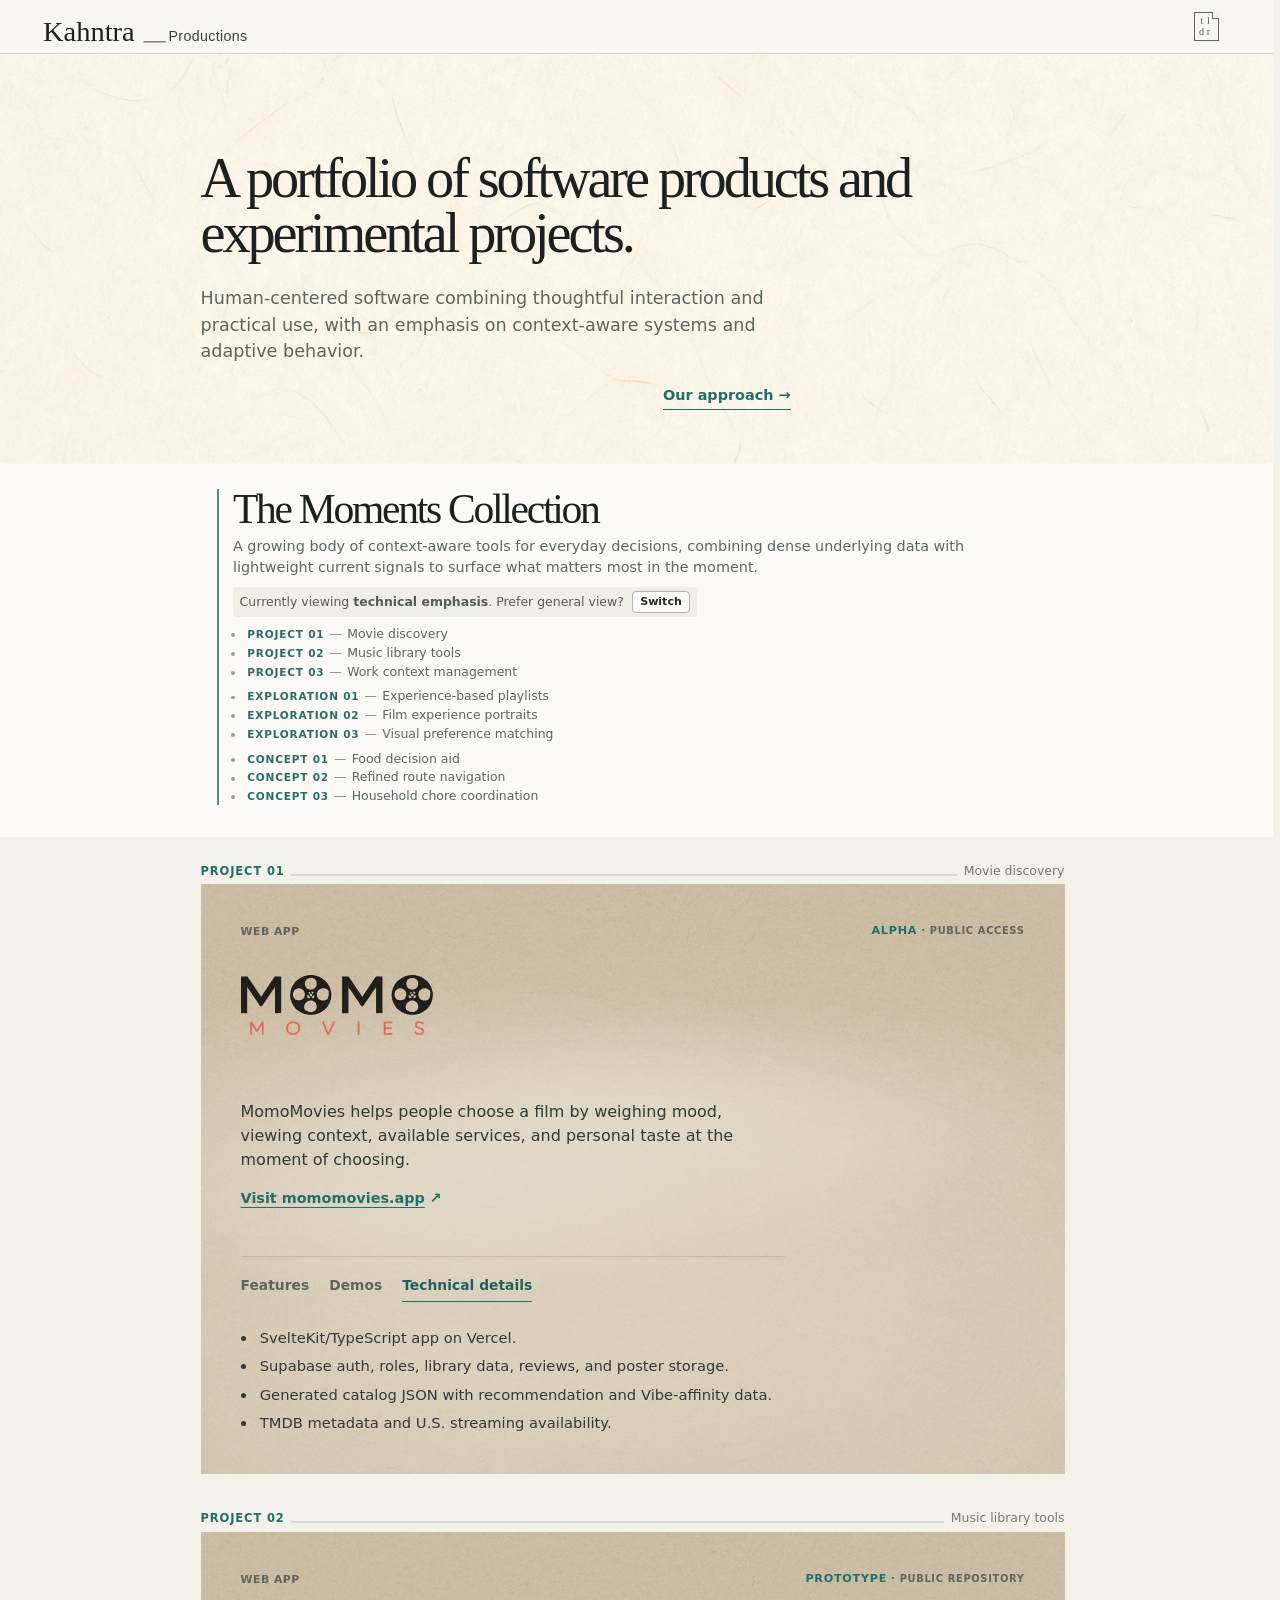
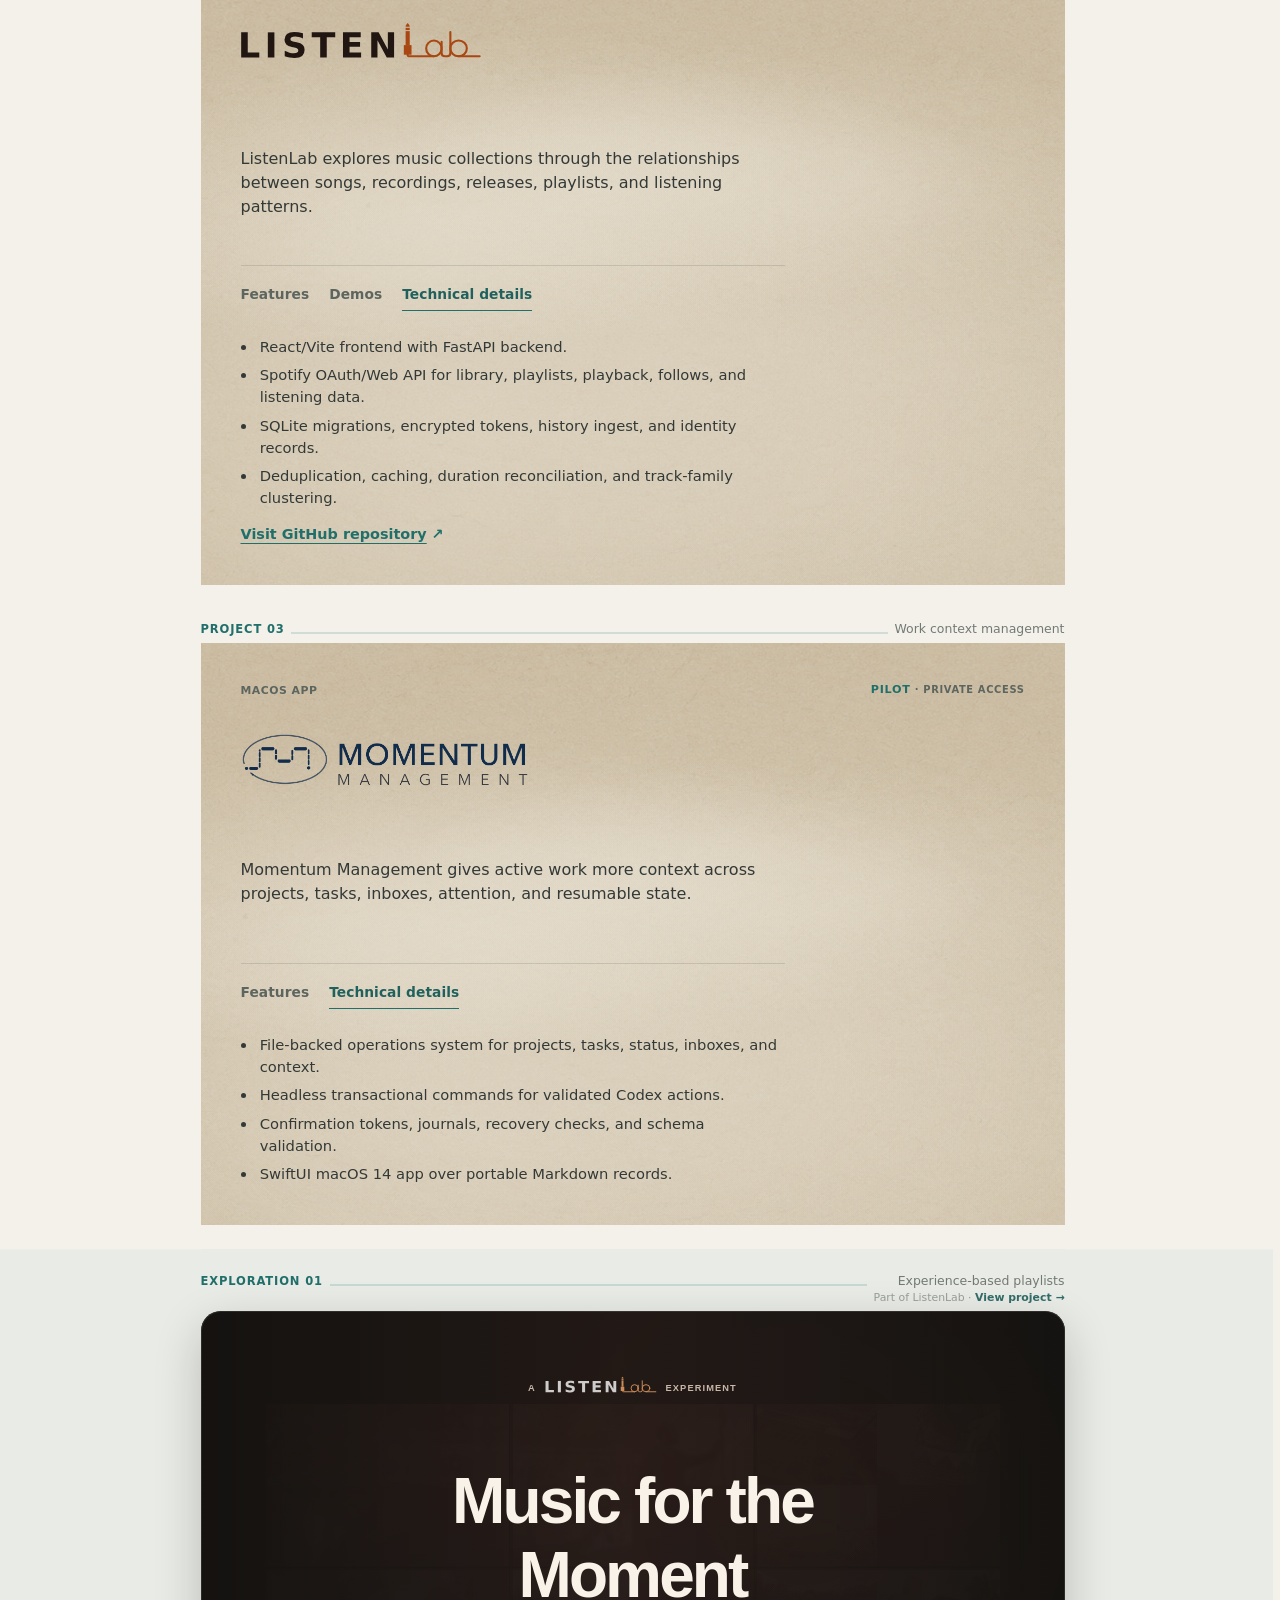
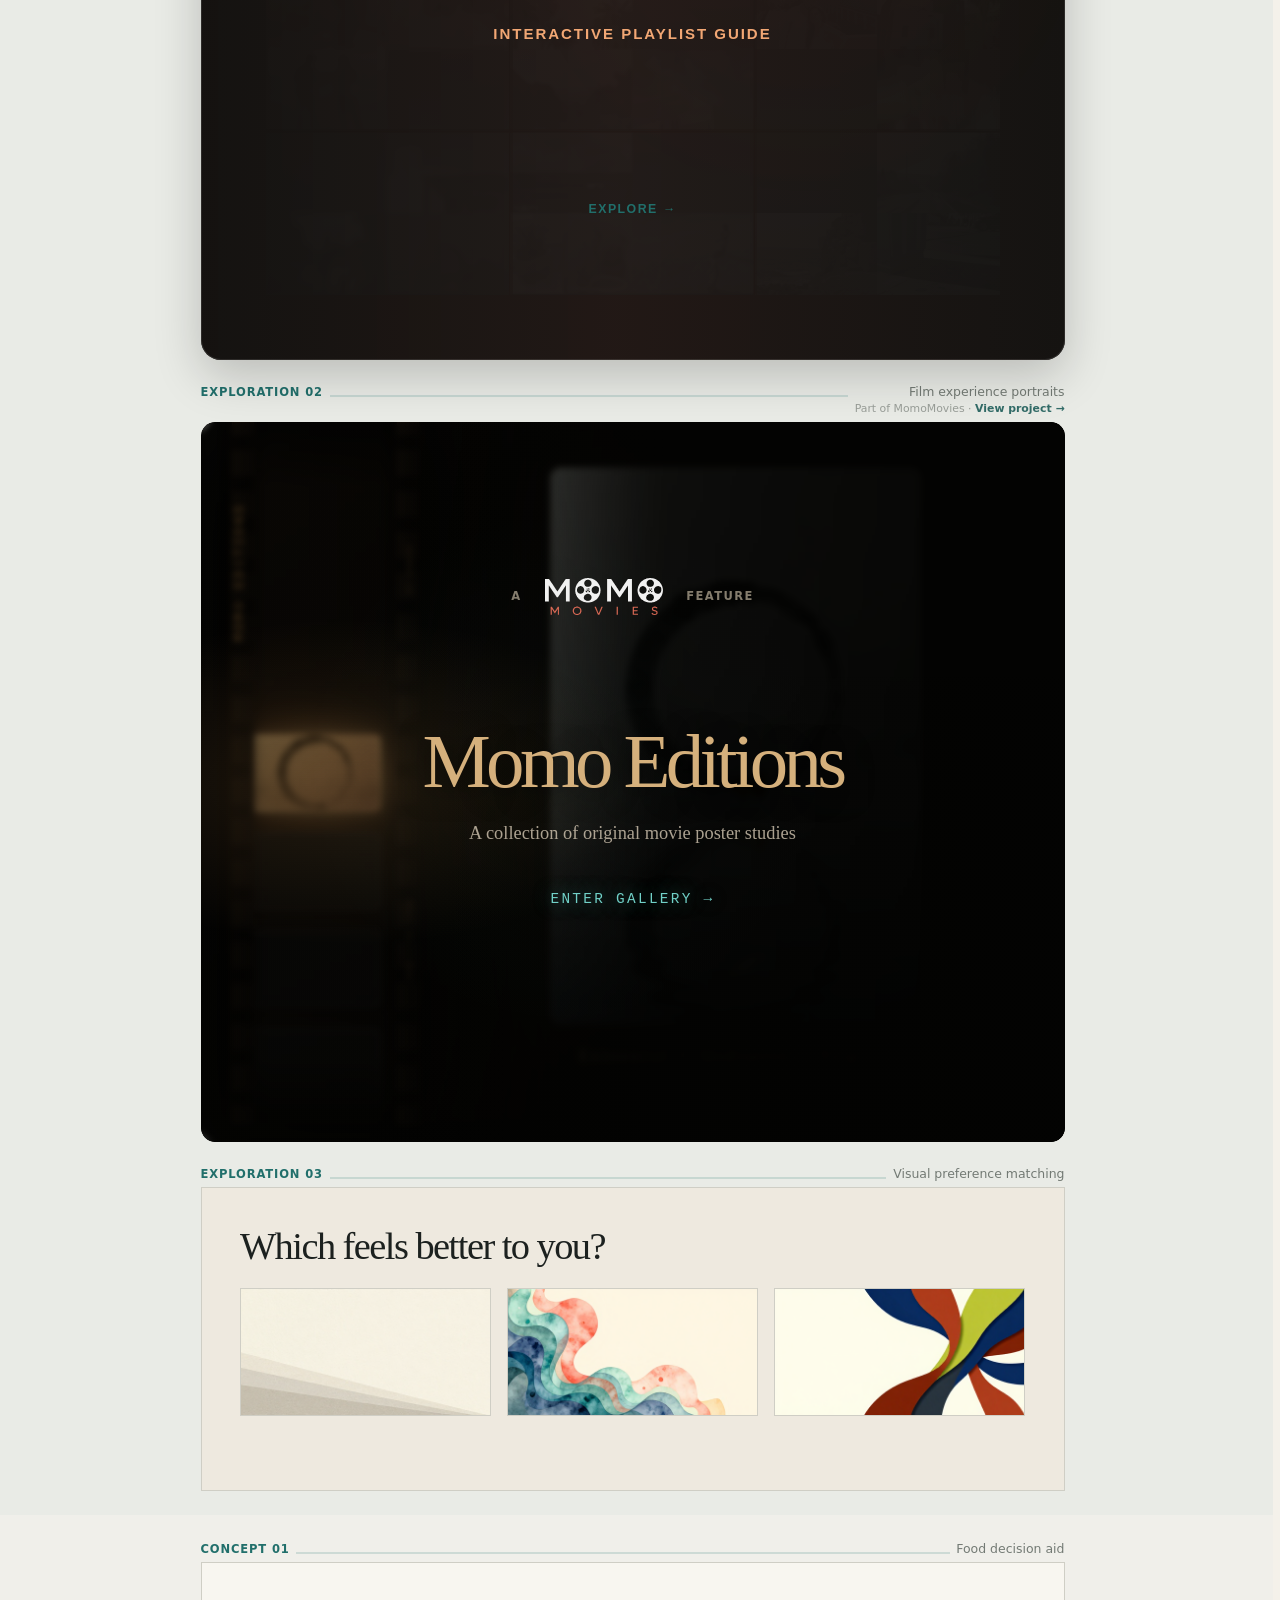
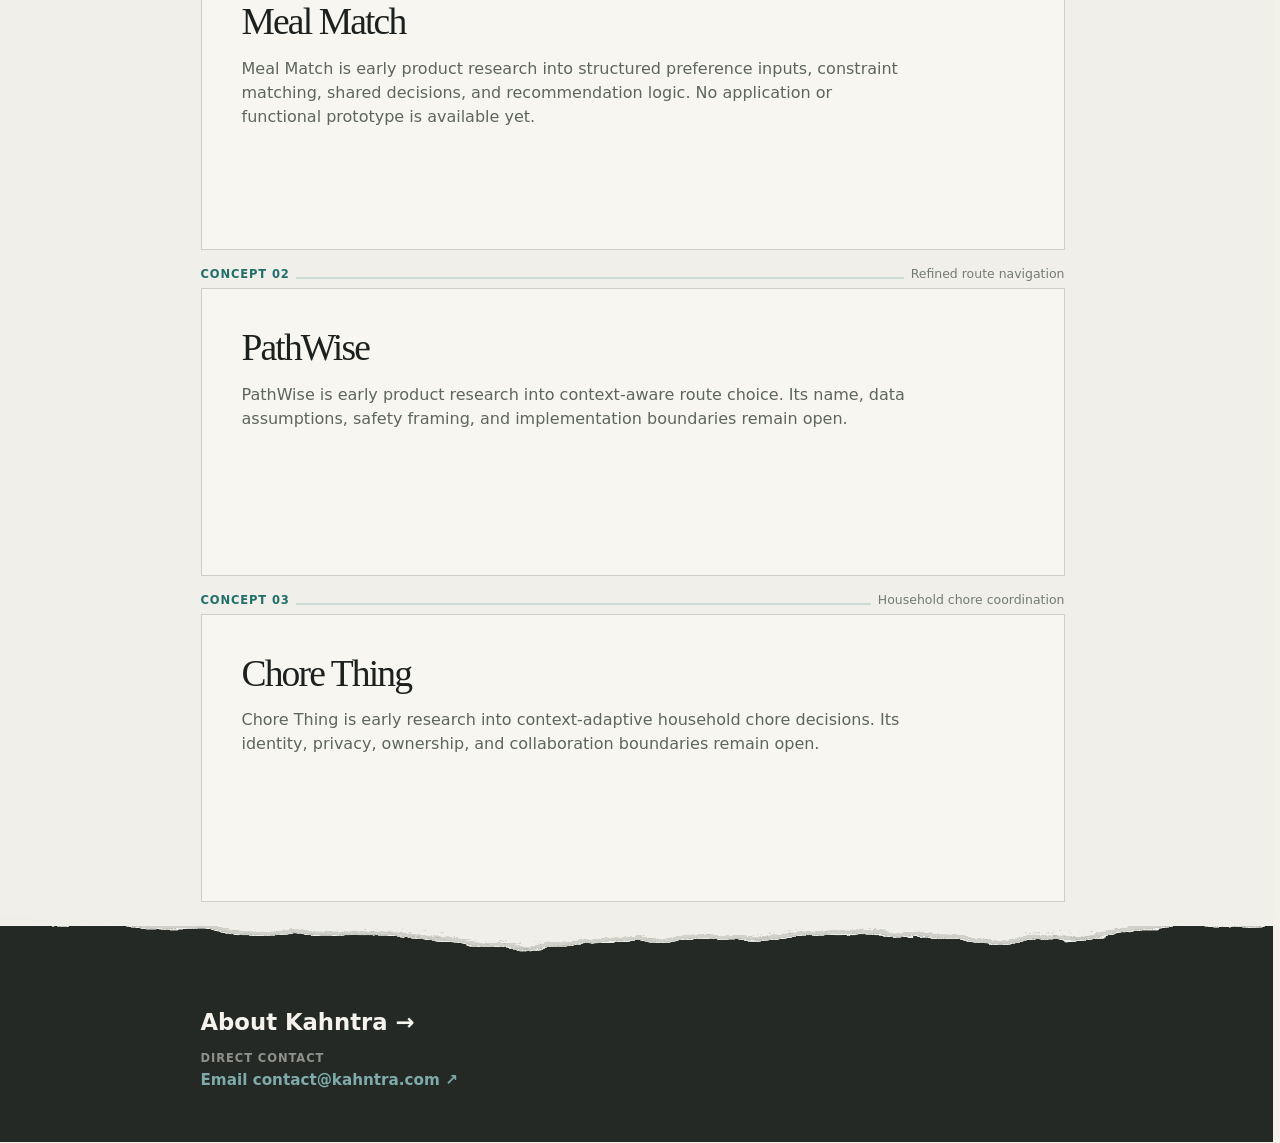
<file: tech/index.html>
<!DOCTYPE html>
<html lang="en">
<head>
  <meta charset="UTF-8">
  <meta name="viewport" content="width=device-width, initial-scale=1.0">
  <meta name="robots" content="noindex">
  <title>Kahntra — Technical portfolio</title>
  <link rel="canonical" href="/">
  <script>
    window.location.replace("/?perspective=technical&detail=verbose&view=grouped");
  </script>
</head>
<body>
  <p><a href="/?perspective=technical&amp;detail=verbose&amp;view=grouped">Open the technical portfolio view.</a></p>
</body>
</html>
</file>
<file: styles.css>
:root {
  --canvas: #f4f1ea;
  --ink: #1c211f;
  --muted-ink: #5d655f;
  --accent: #216f6b;
  --rust: #ad5c3c;
  --line: #cfcec5;
  --card: #fbfaf6;
  --collection: #eee9df;
  --curated-portfolio-field: #f0efea;
  --grouped-projects-field: #f4f1ea;
  --grouped-concepts-field: var(--curated-portfolio-field);
  --grouped-explorations-field: #e9ebe6;
  --header: #f8f6f0;
  --primary-header-height: 54px;
  --view-controls-expanded-height: 40px;
  --view-controls-collapsed-height: 36px;
  --sticky-header-height: calc(var(--primary-header-height) + var(--view-controls-expanded-height));
  --layer-sticky-header: 20;
  --content-column-width: 54rem;
}

* {
  box-sizing: border-box;
}

html {
  scroll-behavior: smooth;
  scroll-padding-top: calc(var(--sticky-header-height) + 1rem);
  scrollbar-gutter: stable;
}

html[data-about-dialog="open"] {
  overflow: hidden;
}

body {
  min-width: 320px;
  margin: 0;
  color: var(--ink);
  background: var(--canvas);
  font-family: Inter, ui-sans-serif, system-ui, -apple-system, BlinkMacSystemFont, "Segoe UI", sans-serif;
  line-height: 1.5;
}

html[data-view-controls="collapsed"] {
  --sticky-header-height: calc(var(--primary-header-height) + var(--view-controls-collapsed-height));
}

a {
  color: inherit;
  text-decoration: none;
}

.site-shell {
  width: min(100% - 48px, 1180px);
  margin: 0 auto;
}

.site-header,
.site-footer {
  display: flex;
  align-items: center;
  justify-content: space-between;
}

.site-header-system {
  position: sticky;
  top: 0;
  z-index: var(--layer-sticky-header);
  height: var(--primary-header-height);
  margin-inline: calc((100vw - 100%) / -2);
  padding-inline: calc((100vw - 100%) / 2);
  background: var(--header);
  border-bottom: 1px solid var(--line);
  box-sizing: border-box;
  overflow: visible;
}

.site-header {
  position: relative;
  height: 100%;
  min-height: 0;
  padding-block: 0;
  border-bottom: 0;
  line-height: 1;
}

.wordmark {
  display: inline-flex;
  align-items: center;
  width: auto;
  height: 1.45rem;
  min-width: 0;
  cursor: pointer;
  line-height: 0;
}

.wordmark-control {
  position: relative;
  display: inline-flex;
  align-items: center;
  isolation: isolate;
  --brand-panel: #2c2923;
  --brand-panel-text: #f7f4ec;
  --brand-panel-muted: #bdb8ad;
  --brand-panel-width: min(23rem, calc(100vw - 3rem));
  --brand-panel-gutter: 0.72rem;
  --brand-panel-top-inset: 10px;
  --brand-panel-content-top: calc(100% + 0.62rem);
}

.wordmark-control:has(.wordmark[aria-expanded="true"])::before {
  position: absolute;
  box-sizing: border-box;
  z-index: 0;
  top: calc(((var(--primary-header-height) - 1.45rem) / -2) + var(--brand-panel-top-inset));
  left: calc(var(--brand-panel-gutter) * -1);
  width: var(--brand-panel-width);
  height: calc(var(--primary-header-height) - var(--brand-panel-top-inset) + 6.36rem);
  border: 1px solid color-mix(in srgb, var(--brand-panel-text) 18%, #b7aa92);
  border-radius: 0;
  background: var(--brand-panel);
  box-shadow:
    0.46rem 0.62rem 1.25rem -0.18rem rgb(28 33 31 / 28%),
    0 0 1.1rem rgb(247 244 236 / 8%);
  pointer-events: none;
  content: "";
}

.wordmark img {
  display: block;
  width: auto;
  height: 100%;
  max-width: calc(100vw - 7rem);
  max-height: none;
  cursor: inherit;
  object-fit: contain;
  object-position: left center;
}

.wordmark[aria-expanded="true"] {
  position: relative;
  z-index: 2;
}

.wordmark[aria-expanded="true"] {
  background: transparent;
}

.wordmark[aria-expanded="true"] img {
  filter: invert(1) grayscale(1) brightness(2.4);
}

.wordmark-popover {
  position: absolute;
  box-sizing: border-box;
  z-index: calc(var(--layer-sticky-header) + 1);
  top: var(--brand-panel-content-top);
  left: calc(var(--brand-panel-gutter) * -1);
  display: grid;
  width: var(--brand-panel-width);
  gap: 0;
  padding: 0.12rem var(--brand-panel-gutter) 0.24rem;
  border: 0;
  border-radius: 0;
  background: transparent;
  box-shadow: none;
  pointer-events: none;
  touch-action: pan-y;
}

.wordmark-popover::before {
  display: none;
  content: "";
}

.wordmark-popover[hidden] {
  display: none;
}

.wordmark-popover p {
  margin: 0;
  color: var(--brand-panel-muted);
  font-size: 0.78rem;
  line-height: 1.46;
}

.wordmark-popover .wordmark-popover__byline {
  margin: 0 0 0.72rem;
  padding-left: 1rem;
  color: color-mix(in srgb, var(--brand-panel-muted) 72%, var(--brand-panel));
  font-family: Georgia, "Times New Roman", serif;
  font-size: 0.74rem;
  font-style: italic;
  font-weight: 400;
  letter-spacing: 0;
  line-height: 1.2;
}

.wordmark-popover__byline span {
  color: inherit;
}

.wordmark-popover__byline strong {
  color: color-mix(in srgb, var(--brand-panel-text) 72%, var(--brand-panel-muted));
  font-weight: 500;
}

.wordmark-popover button {
  width: fit-content;
  max-width: 100%;
  padding: 0;
  border: 0;
  color: color-mix(in srgb, var(--brand-panel-text) 86%, var(--accent));
  background: transparent;
  cursor: pointer;
  font: inherit;
  font-size: 0.78rem;
  font-weight: 600;
  line-height: 1.35;
  pointer-events: auto;
  touch-action: manipulation;
  text-align: left;
  text-decoration: none;
  text-underline-offset: 0.22rem;
}

.wordmark-popover__about {
  display: grid;
  width: 100%;
  justify-items: start;
  gap: 0.68rem;
  margin: 0;
  padding: 0.26rem 0 0.26rem;
  border-radius: 0;
  color: var(--brand-panel-muted);
}

.wordmark-popover__description {
  color: var(--brand-panel-muted);
  font-size: 0.78rem;
  font-weight: 400;
  line-height: 1.46;
}

.wordmark-popover__cta {
  color: color-mix(in srgb, var(--accent) 62%, #e7f0e9);
  font-size: 0.78rem;
  font-weight: 600;
  line-height: 1.35;
  transition: color 160ms ease, transform 160ms ease;
}

.wordmark-popover__about:hover .wordmark-popover__cta,
.wordmark-popover__about:focus-visible .wordmark-popover__cta {
  color: color-mix(in srgb, var(--brand-panel-text) 64%, var(--accent));
  text-decoration: underline;
  text-decoration-color: var(--accent);
  text-decoration-thickness: 1px;
  transform: translateX(2px);
}

.wordmark-popover button:focus-visible {
  border-radius: 2px;
  outline: 2px solid color-mix(in srgb, var(--accent) 50%, transparent);
  outline-offset: 3px;
}

.desktop-header-controls,
.mobile-perspective-selector,
.mobile-context-toggle {
  display: none;
}

.page-utility {
  position: relative;
  display: flex;
  margin-left: auto;
}

.context-toggle {
  position: relative;
  display: inline-flex;
  width: 2rem;
  height: 2rem;
  align-items: center;
  justify-content: center;
  padding: 0;
  border: 0;
  color: var(--muted-ink);
  background: transparent;
  cursor: pointer;
  -webkit-tap-highlight-color: transparent;
}

.context-toggle__paper {
  position: relative;
  display: flex;
  width: 1.55rem;
  height: 1.8rem;
  align-items: center;
  justify-content: center;
  padding: 0.2rem;
  border: 1px solid currentColor;
  font-family: Georgia, "Times New Roman", serif;
  transition: color 160ms ease, background-color 160ms ease, transform 160ms ease;
}

.context-toggle__paper::after {
  position: absolute;
  top: -1px;
  right: -1px;
  width: 0.4rem;
  height: 0.4rem;
  border-bottom: 1px solid currentColor;
  border-left: 1px solid currentColor;
  background: var(--canvas);
  content: "";
}

.context-toggle__single-letter {
  font-size: 0.95rem;
  line-height: 1;
}

.context-toggle__letter-grid {
  display: none;
}

.context-toggle[aria-pressed="true"] .context-toggle__single-letter {
  display: none;
}

.context-toggle[aria-pressed="true"] .context-toggle__letter-grid {
  display: grid;
  grid-template-columns: repeat(2, 1fr);
  width: calc(100% - 0.18rem);
  margin-right: 0.18rem;
  gap: 0;
  font-size: 0.64rem;
  line-height: 1;
  text-align: center;
}

.context-toggle:hover,
.context-toggle:focus-visible {
  color: var(--accent);
}

.context-toggle:active .context-toggle__paper {
  color: var(--accent);
  background: color-mix(in srgb, var(--accent) 10%, transparent);
  transform: translateY(1px);
  transition-duration: 0ms;
}

.context-toggle:focus-visible {
  outline: 0;
}

.context-toggle:focus-visible .context-toggle__paper {
  outline: 2px solid var(--accent);
  outline-offset: 2px;
}

.lens-control {
  position: static;
  margin-left: auto;
}

.lens-toggle {
  -webkit-appearance: none;
  appearance: none;
  display: inline-flex;
  align-items: center;
  gap: 0.32rem;
  height: 26px;
  min-height: 0;
  padding: 0 0.5rem;
  border: 1px solid transparent;
  border-radius: 5px;
  color: var(--ink);
  background: transparent;
  cursor: pointer;
  font: inherit;
  font-size: 0.74rem;
  font-weight: 650;
  line-height: 1;
}

.lens-toggle::after {
  width: 0.38rem;
  height: 0.38rem;
  border-right: 1px solid currentColor;
  border-bottom: 1px solid currentColor;
  content: "";
  transform: translateY(-0.1rem) rotate(45deg);
  transition: transform 140ms ease;
}

.lens-toggle:hover,
.lens-toggle:focus-visible,
.lens-toggle[aria-expanded="true"] {
  border-color: color-mix(in srgb, var(--accent) 72%, var(--line));
  color: var(--accent);
}

.lens-toggle:focus-visible,
.lens-panel button:focus-visible {
  outline: 2px solid color-mix(in srgb, var(--accent) 72%, white);
  outline-offset: 2px;
}

.lens-toggle[aria-expanded="true"]::after {
  transform: translateY(0.1rem) rotate(225deg);
}

.lens-panel {
  position: absolute;
  z-index: calc(var(--layer-sticky-header) + 1);
  top: calc(100% + 0.35rem);
  right: 0;
  display: grid;
  width: min(17.5rem, calc(100vw - 2rem));
  gap: 0.58rem;
  padding: 0.58rem;
  border: 1px solid color-mix(in srgb, var(--line) 82%, var(--card));
  border-radius: 6px;
  background: var(--card);
  box-shadow: 0 0.7rem 1.4rem rgb(28 33 31 / 12%);
}

.lens-panel[hidden] {
  display: none;
}

.lens-panel__group {
  min-width: 0;
  margin: 0;
  padding: 0;
  border: 0;
}

.lens-panel__group legend {
  margin-bottom: 0.32rem;
  color: color-mix(in srgb, var(--muted-ink) 86%, var(--ink));
  font-size: 0.74rem;
  font-weight: 500;
  letter-spacing: 0.01em;
  line-height: 1.25;
  text-transform: none;
}

.lens-panel__options {
  display: grid;
  grid-template-columns: repeat(2, minmax(0, 1fr));
  overflow: hidden;
  border: 1px solid color-mix(in srgb, var(--line) 72%, var(--card));
  border-radius: 6px;
  background: white;
}

.lens-panel__options button {
  display: grid;
  grid-template-columns: 0.78rem auto 0.78rem;
  align-items: center;
  justify-content: center;
  column-gap: 0.34rem;
  min-width: 0;
  min-height: 30px;
  padding: 0.22rem 0.42rem;
  border: 0;
  border-right: 1px solid color-mix(in srgb, var(--line) 72%, var(--card));
  color: var(--ink);
  background: white;
  cursor: pointer;
  font: inherit;
  font-size: 0.71rem;
  font-weight: 560;
}

.lens-option__icon {
  display: block;
  width: 0.78rem;
  height: 0.78rem;
  flex: 0 0 auto;
  color: color-mix(in srgb, var(--muted-ink) 78%, var(--line));
  fill: none;
  stroke: currentColor;
  stroke-width: 1.2;
  stroke-linecap: round;
  stroke-linejoin: round;
  opacity: 0;
}

.lens-panel__options button:last-child {
  border-right: 0;
}

.lens-panel__options button[aria-pressed="true"] {
  color: var(--ink);
  background: color-mix(in srgb, var(--accent) 8%, white);
  box-shadow: inset 0 0 0 1px color-mix(in srgb, var(--accent) 26%, var(--line));
}

.lens-panel__options button[aria-pressed="true"] .lens-option__icon {
  opacity: 1;
}

@media (min-width: 761px) {
  .wordmark {
    transform: translateY(5.25px);
  }

  .lens-toggle {
    transform: translateY(2.5px);
  }
}

.hero {
  position: relative;
  isolation: isolate;
  width: 100vw;
  margin-inline: calc(50% - 50vw);
  padding: clamp(6.5rem, 15vw, 11.5rem) 0 clamp(5.5rem, 12vw, 9rem);
}

.hero__title-field {
  position: absolute;
  z-index: 0;
  inset: 0;
  background-image: url("assets/kahntra-hero-washi-v3.png");
  background-repeat: no-repeat;
  background-position: center;
  background-size: cover;
  opacity: 0.84;
  pointer-events: none;
}

.hero__title {
  display: grid;
  grid-template-columns: minmax(0, 590px) 1fr;
  align-content: start;
  position: relative;
  z-index: 1;
  width: min(calc(100% - 48px), var(--content-column-width));
  margin-inline: auto;
}

.hero__title h1,
.hero__support {
  position: relative;
  z-index: 1;
}

.hero__title h1 {
  grid-column: 1 / -1;
}

.hero__support {
  grid-column: 1;
  max-width: 590px;
  min-height: 6.75rem;
  color: var(--muted-ink);
  font-size: 1.1rem;
}

.hero__support p {
  margin-bottom: 0;
}

.hero__about-link {
  grid-column: 1;
  justify-self: end;
  width: fit-content;
  margin-top: 1.1rem;
  padding: 0 0 0.12rem;
  border: 0;
  border-bottom: 1px solid currentColor;
  color: var(--accent);
  background: transparent;
  cursor: pointer;
  font: inherit;
  font-size: 0.9rem;
  font-weight: 700;
}

.hero__about-link:hover,
.hero__about-link:focus-visible {
  color: var(--ink);
}

.emphasis-switch {
  width: fit-content;
  max-width: 100%;
  margin: 0.52rem 0 0;
}

.emphasis-switch__row {
  display: inline-flex;
  width: fit-content;
  max-width: 100%;
  align-items: center;
  gap: 0.52rem;
  padding: 0.24rem 0.42rem;
  border-radius: 4px;
  color: color-mix(in srgb, var(--muted-ink) 88%, var(--ink));
  background: color-mix(in srgb, var(--canvas) 92%, var(--line));
  font-size: 0.78rem;
  line-height: 1.35;
}

.emphasis-switch__row[hidden] {
  display: none;
}

html[data-visible-perspective="general"][data-detail-mode="concise"] [data-perspective][data-detail],
html[data-visible-perspective="general"][data-detail-mode="verbose"] [data-perspective][data-detail],
html[data-visible-perspective="technical"][data-detail-mode="concise"] [data-perspective][data-detail],
html[data-visible-perspective="technical"][data-detail-mode="verbose"] [data-perspective][data-detail] {
  display: none;
}

html[data-visible-perspective="general"][data-detail-mode="concise"] [data-perspective="general"][data-detail="concise"],
html[data-visible-perspective="general"][data-detail-mode="verbose"] [data-perspective="general"][data-detail="verbose"],
html[data-visible-perspective="technical"][data-detail-mode="concise"] [data-perspective="technical"][data-detail="concise"],
html[data-visible-perspective="technical"][data-detail-mode="verbose"] [data-perspective="technical"][data-detail="verbose"] {
  display: revert;
}

html[data-visible-perspective="general"][data-detail-mode="concise"] .emphasis-switch__row[data-perspective="general"][data-detail="concise"],
html[data-visible-perspective="general"][data-detail-mode="verbose"] .emphasis-switch__row[data-perspective="general"][data-detail="verbose"],
html[data-visible-perspective="technical"][data-detail-mode="concise"] .emphasis-switch__row[data-perspective="technical"][data-detail="concise"],
html[data-visible-perspective="technical"][data-detail-mode="verbose"] .emphasis-switch__row[data-perspective="technical"][data-detail="verbose"] {
  display: inline-flex;
}

.emphasis-switch__row strong {
  color: inherit;
  font-weight: 650;
}

.emphasis-switch__row button {
  flex: 0 0 auto;
  min-height: 1.38rem;
  padding: 0 0.44rem;
  border: 1px solid color-mix(in srgb, var(--muted-ink) 24%, var(--line));
  border-radius: 4px;
  color: color-mix(in srgb, var(--ink) 86%, var(--muted-ink));
  background: color-mix(in srgb, white 74%, var(--canvas));
  cursor: pointer;
  font: inherit;
  font-size: 0.69rem;
  font-weight: 610;
  line-height: 1;
}

.emphasis-switch__row button:hover,
.emphasis-switch__row button:focus-visible {
  border-color: color-mix(in srgb, var(--accent) 64%, var(--line));
  color: color-mix(in srgb, var(--accent) 70%, var(--ink));
  background: color-mix(in srgb, var(--accent) 8%, white);
}

.emphasis-switch__row button:focus-visible {
  outline: 2px solid color-mix(in srgb, var(--accent) 46%, transparent);
  outline-offset: 2px;
}

.eyebrow,
.stage,
.availability {
  margin: 0;
  font-size: 0.7rem;
  font-weight: 700;
  letter-spacing: 0.11em;
  line-height: 1.25;
  text-transform: uppercase;
}

h1,
h2,
h3,
p {
  margin-top: 0;
}

h1,
h2,
h3 {
  font-family: Georgia, "Times New Roman", serif;
  font-weight: 400;
  letter-spacing: -0.055em;
  line-height: 0.98;
}

h1 {
  max-width: 780px;
  margin: 1.25rem 0 1.5rem;
  font-size: min(clamp(3.5rem, 9vw, 7.5rem), 5.5rem);
}

.section {
  padding: clamp(4.5rem, 8vw, 7.5rem) 0;
}

.products.section {
  position: relative;
  --collection-index-bottom-padding: clamp(1.75rem, 2.5vw, 2rem);
  --collection-detail-top-padding: clamp(1.5rem, 2vw, 1.75rem);
  padding-top: clamp(1.25rem, 2vw, 1.75rem);
  padding-bottom: 0;
  background: var(--card);
  box-shadow: 0 0 0 100vmax var(--card);
  clip-path: inset(0 -100vmax);
}

.products.section::before {
  display: none;
}

.products.section > * {
  position: relative;
  z-index: 1;
}

.section-heading {
  display: flex;
  width: min(100%, var(--content-column-width));
  align-items: center;
  justify-content: space-between;
  gap: 2rem;
  margin: 0 auto clamp(2.75rem, 4vw, 3.25rem);
}

.products .section-heading > div {
  --moments-accent-offset: 0.9rem;
}

.products .section-heading {
  margin-bottom: 0;
}

.products .section-heading__label {
  font-family: Georgia, "Times New Roman", serif;
  font-size: min(clamp(1.85rem, 3.25vw, 2.85rem), 2.85rem);
  font-weight: 400;
  letter-spacing: -0.055em;
  line-height: 0.98;
  text-transform: none;
}

.section-heading__intro {
  padding-left: var(--moments-accent-offset, 0.9rem);
  border-left: 2px solid color-mix(in srgb, var(--accent) 72%, var(--line));
}

.section-heading__label {
  margin: 0;
  color: var(--ink);
  font-family: inherit;
  font-size: 0.7rem;
  font-weight: 700;
  letter-spacing: 0.11em;
  line-height: 1.25;
  text-transform: uppercase;
}

.section-heading__support {
  margin: 0.35rem 0 0;
  color: var(--muted-ink);
  font-size: 0.9rem;
}

.section-heading__support p {
  margin: 0;
}

.collection-order {
  display: inline-flex;
  width: fit-content;
  max-width: 100%;
  align-items: stretch;
  overflow: hidden;
  margin: 0.72rem 0 0;
  border: 1px solid color-mix(in srgb, var(--line) 78%, var(--card));
  border-radius: 5px;
  background: color-mix(in srgb, var(--card) 64%, transparent);
  color: color-mix(in srgb, var(--muted-ink) 84%, var(--ink));
  font-size: 0.72rem;
  line-height: 1.35;
}

.collection-order button {
  position: relative;
  min-height: 1.45rem;
  padding: 0 0.58rem;
  border: 0;
  border-right: 1px solid color-mix(in srgb, var(--line) 72%, var(--card));
  color: color-mix(in srgb, var(--muted-ink) 88%, var(--ink));
  background: transparent;
  cursor: pointer;
  font: inherit;
  font-weight: 560;
}

.collection-order button:last-child {
  border-right: 0;
}

.collection-order button:hover,
.collection-order button:focus-visible,
.collection-order button[aria-pressed="true"] {
  color: var(--accent);
}

.collection-order button[aria-pressed="true"] {
  background: color-mix(in srgb, var(--accent) 8%, white);
  box-shadow: inset 0 0 0 1px color-mix(in srgb, var(--accent) 24%, transparent);
  font-weight: 650;
}

.collection-order button:focus-visible {
  border-radius: 2px;
  outline: 2px solid color-mix(in srgb, var(--accent) 52%, transparent);
  outline-offset: 3px;
}

.moments-directory {
  display: grid;
  max-width: 38rem;
  margin: 0.58rem 0 0;
  gap: 0.12rem;
}

.moments-directory a {
  position: relative;
  display: flex;
  width: fit-content;
  max-width: 100%;
  align-items: baseline;
  gap: 0.32rem;
  padding-left: var(--moments-accent-offset, 0.9rem);
  color: var(--muted-ink);
  font-size: 0.78rem;
  line-height: 1.35;
  text-decoration: none;
}

.moments-directory a::before {
  position: absolute;
  top: 0.58em;
  left: -0.12rem;
  width: 0.24rem;
  height: 0.24rem;
  border-radius: 50%;
  background: color-mix(in srgb, var(--accent) 42%, var(--line));
  content: "";
}

.moments-directory__code {
  flex: 0 0 auto;
  color: color-mix(in srgb, var(--accent) 86%, var(--muted-ink));
  font-size: 0.66rem;
  font-weight: 600;
  letter-spacing: 0.075em;
  line-height: 1.25;
  text-transform: uppercase;
}

.moments-directory__separator,
.moments-directory__descriptor {
  min-width: 0;
  color: inherit;
  font-weight: 400;
}

.moments-directory__separator {
  color: color-mix(in srgb, var(--muted-ink) 70%, var(--line));
}

.moments-directory a:hover,
.moments-directory a:focus-visible {
  color: var(--accent);
}

.moments-directory a:focus-visible {
  border-radius: 2px;
  outline: 2px solid var(--accent);
  outline-offset: 3px;
}

html[data-portfolio-layout="grouped"] .moments-directory a:nth-child(4),
html[data-portfolio-layout="grouped"] .moments-directory a:nth-child(7) {
  margin-top: 0.38rem;
}

h2 {
  max-width: 620px;
  margin: 0.85rem 0 0;
  font-size: min(clamp(2.4rem, 5vw, 4.5rem), 4.25rem);
}

.site-toolbar {
  position: relative;
  display: flex;
  align-items: center;
  box-sizing: border-box;
  height: var(--view-controls-expanded-height);
  border-bottom: 1px solid var(--line);
  background: var(--canvas);
  background: color-mix(in srgb, var(--canvas) 92%, var(--card));
}

.view-controls {
  display: flex;
  align-items: center;
  flex: 1 1 auto;
  gap: clamp(1.5rem, 4vw, 3rem);
}

.view-controls[hidden] {
  display: none;
}

html[data-view-controls="collapsed"] .site-toolbar {
  height: var(--view-controls-collapsed-height);
}

html[data-view-controls="collapsed"] .view-controls {
  display: none;
}

.view-control-group {
  display: flex;
  align-items: center;
  box-sizing: border-box;
  flex: 0 1 auto;
  gap: 0.6rem;
}

.view-controls-toggle {
  flex: 0 0 auto;
  min-height: 32px;
  margin-left: 1rem;
  padding: 0 0.45rem;
  border: 0;
  color: var(--muted-ink);
  background: transparent;
  font: inherit;
  font-size: 0.75rem;
  font-weight: 600;
  cursor: pointer;
}

.view-controls-toggle:hover,
.view-controls-toggle:focus-visible {
  color: var(--accent);
}

@media (min-width: 761px) {
  :root,
  html[data-view-controls="collapsed"] {
    --sticky-header-height: var(--primary-header-height);
  }

  .site-toolbar {
    display: none;
  }

  .desktop-header-controls {
    display: none;
  }

  .desktop-perspective-selector {
    display: flex;
    align-items: center;
    white-space: nowrap;
  }

  .desktop-perspective-selector button {
    position: relative;
    min-height: 40px;
    padding: 0 0.1rem;
    border: 0;
    color: var(--muted-ink);
    background: transparent;
    font: inherit;
    font-size: 0.75rem;
    font-weight: 600;
    cursor: pointer;
  }

  .desktop-perspective-selector button + button::before {
    margin: 0 0.45rem 0 0.3rem;
    color: var(--line);
    content: "|";
  }

  .desktop-perspective-selector button[aria-pressed="true"],
  .desktop-perspective-selector button:hover,
  .desktop-perspective-selector button:focus-visible {
    color: var(--accent);
  }

  .desktop-perspective-selector button[aria-pressed="true"] span {
    text-decoration: underline;
    text-decoration-thickness: 2px;
    text-underline-offset: 0.4rem;
  }

  .desktop-perspective-selector button:focus-visible {
    outline: 2px solid var(--accent);
    outline-offset: 3px;
  }

  .context-toggle {
    position: relative;
    display: inline-flex;
    width: 2rem;
    height: 2rem;
    align-items: center;
    justify-content: center;
    padding: 0;
    border: 0;
    color: var(--muted-ink);
    background: transparent;
    cursor: pointer;
    -webkit-tap-highlight-color: transparent;
  }

  .context-toggle__paper {
    position: relative;
    display: flex;
    width: 1.55rem;
    height: 1.8rem;
    align-items: center;
    justify-content: center;
    padding: 0.2rem;
    border: 1px solid currentColor;
    font-family: Georgia, "Times New Roman", serif;
    transition: color 160ms ease, background-color 160ms ease, transform 160ms ease;
  }

  .context-toggle__paper::after {
    position: absolute;
    top: -1px;
    right: -1px;
    width: 0.4rem;
    height: 0.4rem;
    border-bottom: 1px solid currentColor;
    border-left: 1px solid currentColor;
    background: var(--canvas);
    content: "";
  }

  .context-toggle__single-letter {
    font-size: 0.95rem;
    line-height: 1;
  }

  .context-toggle__letter-grid {
    display: none;
  }

  .context-toggle[aria-pressed="true"] .context-toggle__single-letter {
    display: none;
  }

  .context-toggle[aria-pressed="true"] .context-toggle__letter-grid {
    display: grid;
    grid-template-columns: repeat(2, 1fr);
    width: calc(100% - 0.18rem);
    margin-right: 0.18rem;
    gap: 0;
    font-size: 0.64rem;
    line-height: 1;
    text-align: center;
  }

  .context-toggle:hover,
  .context-toggle:focus-visible {
    color: var(--accent);
  }

  .context-toggle:active .context-toggle__paper {
    color: var(--accent);
    background: color-mix(in srgb, var(--accent) 10%, transparent);
    transform: translateY(1px);
    transition-duration: 0ms;
  }

  .context-toggle:focus-visible {
    outline: 0;
  }

  .context-toggle:focus-visible .context-toggle__paper {
    outline: 2px solid var(--accent);
    outline-offset: 2px;
  }

  .hero {
    width: 100vw;
    min-height: clamp(23.5rem, 32vw, 29rem);
    margin-inline: calc(50% - 50vw);
    padding: clamp(3.75rem, 6vw, 5rem) 0 clamp(2.75rem, 4vw, 3.75rem);
  }

  html[data-detail-mode="concise"] .hero {
    min-height: clamp(15rem, 18vw, 17.5rem);
    padding: clamp(2.75rem, 4vw, 3.5rem) 0 clamp(2rem, 3vw, 2.5rem);
  }

  .hero__title {
    position: relative;
    width: min(calc(100% - 48px), var(--content-column-width));
    min-height: 100%;
    margin-inline: auto;
  }

  .hero__about-link {
    margin-top: 0.75rem;
  }

  .hero h1 {
    max-width: 900px;
    font-size: min(clamp(3.35rem, 4.4vw, 4.35rem), 4.35rem);
  }

  .hero__title-field {
    inset: 0;
    width: auto;
    height: auto;
    background-position: right top;
    background-size: cover;
    opacity: 0.84;
  }

  .hero__support {
    min-height: 5.5rem;
  }

  html[data-detail-mode="concise"] .hero__support {
    min-height: 0;
  }

  .products.section {
    padding-top: clamp(1.25rem, 2vw, 1.75rem);
  }

  .products .section-heading {
    padding-inline: 1rem;
  }

  .approach {
    display: grid;
    grid-template-columns: minmax(0, 1fr);
  }

  .approach-copy {
    display: contents;
  }

  .approach-copy .eyebrow {
    grid-row: 1;
    margin-bottom: 1.25rem;
  }

  .approach-copy h2 {
    z-index: 1;
    grid-row: 2;
    grid-column: 1;
    width: min(40%, 26rem);
    align-self: start;
    margin: clamp(3rem, 5vw, 4.5rem) 0 0 clamp(1.5rem, 3vw, 3rem);
    font-size: min(clamp(2.5rem, 4.5vw, 4rem), 4rem);
    pointer-events: none;
  }

  .approach-visual {
    grid-row: 2;
    grid-column: 1;
    aspect-ratio: 16 / 8;
    margin: 0;
    align-self: start;
  }

  .approach-visual img {
    object-position: center 52%;
  }

  .approach-copy .approach-followup {
    grid-row: 3;
    grid-column: 1;
    display: grid;
    grid-template-columns: minmax(0, 1fr);
    gap: clamp(2.25rem, 4vw, 3.5rem);
    align-items: start;
    margin-top: clamp(2rem, 4vw, 3.5rem);
  }

  .approach-copy .approach-body {
    max-width: min(42rem, 72%);
    width: auto;
    margin: 0;
  }

  .approach-copy .approach-body > p,
  .approach-copy .approach-body > div {
    min-height: 0;
  }
}

.view-controls-toggle:focus-visible {
  outline: 2px solid var(--accent);
  outline-offset: 3px;
}

.site-toolbar[data-view-controls-state="collapsed"] {
  height: var(--view-controls-collapsed-height);
}

.site-toolbar[data-view-controls-state="collapsed"] .view-controls-toggle {
  min-height: var(--view-controls-collapsed-height);
  margin-left: 0;
  padding-inline: 0;
}

.detail-bar {
  padding-left: clamp(1.5rem, 3vw, 2.5rem);
  border-left: 1px solid var(--line);
}

.view-control-group__label {
  margin: 0;
  color: var(--muted-ink);
  font-size: 0.75rem;
  font-weight: 600;
}

.view-control-group__options {
  display: flex;
  flex-wrap: nowrap;
  gap: 0.2rem;
}

.view-control-group__options button {
  border: 0;
  color: var(--muted-ink);
  background: transparent;
  font: inherit;
  cursor: pointer;
}

.view-control-group__options button {
  min-height: 40px;
  padding: 0 0.45rem;
  font-size: 0.75rem;
  font-weight: 600;
  white-space: nowrap;
}

.view-control-group__options button[aria-pressed="true"],
.view-control-group__options button:hover,
.view-control-group__options button:focus-visible {
  color: var(--accent);
}

.view-control-group__options button[aria-pressed="true"] {
  background: color-mix(in srgb, var(--accent) 8%, transparent);
  text-decoration: underline;
  text-decoration-thickness: 1px;
  text-underline-offset: 0.25rem;
}

.view-control-group__options button:focus-visible {
  outline: 2px solid var(--accent);
  outline-offset: 3px;
}

:where(section[id], footer[id], [tabindex="-1"]) {
  scroll-margin-top: calc(var(--sticky-header-height) + 1rem);
}

.portfolio-item[id],
[data-tech-demo-locator][id] {
  scroll-margin-top: calc(var(--sticky-header-height) + 1rem);
}

.product-groups {
  display: grid;
  width: min(100% - clamp(1.5rem, 5vw, 4rem), 67.5rem);
  margin: clamp(2.5rem, 5vw, 4.5rem) auto 0;
  gap: clamp(3rem, 7vw, 6rem);
}

.products.section > .product-groups,
.showcase.section {
  display: none;
}

.product-group {
  display: grid;
  gap: 1.15rem;
}

.product-group__title {
  margin: 0;
  color: var(--accent);
  font-family: inherit;
  font-size: 0.7rem;
  font-weight: 700;
  letter-spacing: 0.11em;
  line-height: 1.25;
  text-transform: uppercase;
}

.product-grid {
  display: grid;
  grid-template-columns: repeat(3, minmax(0, 1fr));
  align-items: stretch;
  gap: 1rem;
}

.product-card {
  display: flex;
  flex-direction: column;
  padding: clamp(1.5rem, 3.5vw, 2.5rem);
  border: 1px solid var(--line);
  background: color-mix(in srgb, var(--card) 76%, var(--collection));
}

.product-group[aria-labelledby="products-development-title"] .product-card {
  border: 0;
  background-color: #bcae95;
  background-image:
    linear-gradient(rgb(195 187 170 / 72%), rgb(195 187 170 / 72%)),
    url("assets/kahntra-card-paper-v2.png");
  background-position: center top, var(--project-paper-position, center top);
  background-repeat: repeat;
  background-size: auto, 1080px 1080px;
}

.product-group[aria-labelledby="products-development-title"] .product-card__title {
  display: flex;
  align-items: flex-end;
  min-height: 6rem;
}

.product-card[data-project-id="listenlab"] {
  --project-paper-position: 20% 0%;
}

.product-card[data-project-id="momentum-management"] {
  --project-paper-position: 77% 0%;
}

.product-card[data-project-id="meal-match"] {
  background-position: 34% 70%;
}

.product-card[data-project-id="pathwise"] {
  background-position: 86% 78%;
}

.product-card[data-project-id="momentum-tasks"] {
  background-position: 12% 88%;
}

.product-card[data-project-id="momomovies"],
.product-card[data-project-id="listenlab"],
.product-card[data-project-id="momentum-management"] {
  position: relative;
  overflow: hidden;
  isolation: isolate;
}

.product-card[data-project-id="momomovies"]::before,
.product-card[data-project-id="listenlab"]::before,
.product-card[data-project-id="momentum-management"]::before {
  position: absolute;
  inset: 0;
  background:
    radial-gradient(ellipse 42rem 13rem at 17rem 15.9rem, rgb(236 230 217 / 40%) 0 17%, rgb(236 230 217 / 22%) 41%, transparent 76%),
    radial-gradient(ellipse 34rem 11rem at 36rem 15.2rem, rgb(236 230 217 / 27%) 0 17%, rgb(236 230 217 / 13%) 40%, transparent 72%),
    radial-gradient(ellipse 30rem 10rem at 13rem 20rem, rgb(236 230 217 / 20%) 0 16%, transparent 63%),
    radial-gradient(ellipse 22rem 8rem at 26rem 13.4rem, rgb(236 230 217 / 12%) 0 14%, transparent 58%),
    radial-gradient(ellipse 38rem 15rem at 22rem 25rem, rgb(236 230 217 / 18%) 0 17%, rgb(236 230 217 / 9%) 42%, transparent 74%),
    radial-gradient(ellipse 40rem 18rem at 25rem 34rem, rgb(236 230 217 / 20%) 0 18%, rgb(236 230 217 / 10%) 43%, transparent 75%),
    radial-gradient(ellipse 30rem 14rem at 40rem 32rem, rgb(236 230 217 / 12%) 0 16%, transparent 66%),
    radial-gradient(ellipse 34rem 18rem at 19rem 44rem, rgb(236 230 217 / 13%) 0 17%, rgb(236 230 217 / 6%) 40%, transparent 72%);
  content: "";
  pointer-events: none;
  z-index: 0;
}

.product-card[data-project-id="momomovies"]:has(.project-tabs:not([hidden]))::before,
.product-card[data-project-id="listenlab"]:has(.project-tabs:not([hidden]))::before,
.product-card[data-project-id="momentum-management"]:has(.project-tabs:not([hidden]))::before {
  background:
    radial-gradient(ellipse 42rem 13rem at 17rem 15.9rem, rgb(236 230 217 / 40%) 0 17%, rgb(236 230 217 / 22%) 41%, transparent 76%),
    radial-gradient(ellipse 34rem 11rem at 36rem 15.2rem, rgb(236 230 217 / 27%) 0 17%, rgb(236 230 217 / 13%) 40%, transparent 72%),
    radial-gradient(ellipse 30rem 10rem at 13rem 20rem, rgb(236 230 217 / 20%) 0 16%, transparent 63%),
    radial-gradient(ellipse 22rem 8rem at 26rem 13.4rem, rgb(236 230 217 / 12%) 0 14%, transparent 58%),
    radial-gradient(ellipse 48rem 24rem at 22rem 26rem, rgb(236 230 217 / 21%) 0 19%, rgb(236 230 217 / 11%) 45%, transparent 77%),
    radial-gradient(ellipse 54rem 32rem at 28rem calc(100% - 10rem), rgb(236 230 217 / 24%) 0 22%, rgb(236 230 217 / 14%) 48%, transparent 82%),
    radial-gradient(ellipse 36rem 28rem at 48rem calc(100% - 8rem), rgb(236 230 217 / 15%) 0 20%, transparent 76%),
    radial-gradient(ellipse 34rem 26rem at 12rem calc(100% - 4rem), rgb(236 230 217 / 16%) 0 18%, rgb(236 230 217 / 8%) 42%, transparent 74%);
}

.product-card[data-project-id="momomovies"] > *,
.product-card[data-project-id="listenlab"] > *,
.product-card[data-project-id="momentum-management"] > * {
  position: relative;
  z-index: 1;
}

.product-card__meta {
  display: flex;
  flex-wrap: wrap;
  align-items: flex-start;
  justify-content: space-between;
  gap: 0.35rem 0.65rem;
  position: relative;
}

.product-card[data-project-id="momomovies"] .product-card__meta,
.product-card[data-project-id="listenlab"] .product-card__meta,
.product-card[data-project-id="momentum-management"] .product-card__meta {
  min-height: 1.25rem;
  margin-bottom: clamp(1.35rem, 2.6vw, 1.9rem);
}

.availability {
  margin-left: auto;
  color: var(--muted-ink);
  font-size: 0.62rem;
  font-weight: 600;
  text-align: right;
}

.stage {
  color: var(--accent);
}

.product-card .stage,
.product-card .availability {
  letter-spacing: 0.065em;
}

.product-card__title {
  margin: 1.5rem 0 1rem;
  font-family: Georgia, "Times New Roman", serif;
  font-size: clamp(2.1rem, 4vw, 3.5rem);
  font-weight: 400;
  letter-spacing: -0.055em;
  line-height: 0.98;
}

.product-card__title--logo {
  width: min(100%, 12rem);
}

.product-card__title--logo img {
  display: block;
  width: 100%;
  height: auto;
}

.product-card__title--momentum {
  width: min(100%, 18rem);
  aspect-ratio: auto;
  overflow: visible;
}

.product-card__title--momentum img {
  width: 100%;
  max-width: 100%;
  transform: none;
}

.product-card__title--listenlab {
  width: min(100%, 15rem);
}

.product-card[data-project-id="momomovies"] .product-card__title--logo,
.product-card[data-project-id="listenlab"] .product-card__title--logo,
.product-card[data-project-id="momentum-management"] .product-card__title--logo {
  display: grid;
  align-content: start;
  justify-items: start;
  width: min(100%, 42rem);
  min-height: 6.35rem;
  margin: 0;
}

.product-card__description {
  max-width: 420px;
  min-height: 12rem;
  margin-bottom: 1.5rem;
  color: var(--muted-ink);
}

.product-card__description p {
  margin: 0;
}

.product-card__footer {
  display: flex;
  flex-wrap: wrap;
  align-items: end;
  justify-content: space-between;
  gap: 0.65rem 1rem;
  margin-top: auto;
}

.product-card[data-project-id="momomovies"] .product-card__description,
.product-card[data-project-id="listenlab"] .product-card__description,
.product-card[data-project-id="momentum-management"] .product-card__description {
  max-width: 34rem;
  min-height: 3.7rem;
  margin: clamp(1.15rem, 2vw, 1.45rem) 0 1rem;
  color: #333936;
}

.product-card[data-project-id="momomovies"] .product-card__footer,
.product-card[data-project-id="listenlab"] .product-card__footer,
.product-card[data-project-id="momentum-management"] .product-card__footer {
  justify-content: flex-start;
  margin: 0 0 clamp(1.45rem, 2.4vw, 1.85rem);
}

.product-card__platform {
  margin: 0;
  color: var(--muted-ink);
  font-size: 0.68rem;
  font-weight: 700;
  letter-spacing: 0.045em;
  text-transform: uppercase;
}

.product-card__more summary,
.product-card__external {
  display: inline-flex;
  align-items: baseline;
  gap: 0.3rem;
  color: var(--accent);
  font-size: 0.9rem;
  font-weight: 700;
  text-decoration: none;
}

.product-card__external-label {
  text-decoration: underline;
  text-decoration-thickness: 1px;
  text-underline-offset: 0.25rem;
}

.product-card__external-icon {
  text-decoration: none;
}

.product-card__more summary {
  cursor: pointer;
  list-style: none;
}

.product-card__more summary::-webkit-details-marker {
  display: none;
}

.product-card__more summary:focus-visible,
.product-card__more-info:focus-visible,
.product-card__external:focus-visible {
  outline: 2px solid var(--accent);
  outline-offset: 3px;
}

.product-card__more > p {
  max-width: 23rem;
  margin: 0.65rem 0 0;
  color: var(--muted-ink);
  font-size: 0.9rem;
}

.product-card__external {
  border: 0;
  background: transparent;
  cursor: pointer;
  font-family: inherit;
}

.product-card__more-info {
  display: inline-flex;
  align-items: baseline;
  gap: 0.28rem;
  width: fit-content;
  margin-top: clamp(0.2rem, 0.8vw, 0.5rem);
  padding: 0;
  border: 0;
  background: transparent;
  color: color-mix(in srgb, var(--ink) 66%, var(--muted-ink));
  cursor: pointer;
  font-family: inherit;
  font-size: 0.88rem;
  font-weight: 600;
  text-decoration: none;
}

.product-card__more-info[hidden] {
  display: none;
}

.product-card__more-info:hover,
.product-card__more-info:focus-visible {
  color: var(--accent);
  text-decoration: none;
}

.product-card__more-info:hover .product-card__more-info-label,
.product-card__more-info:focus-visible .product-card__more-info-label {
  text-decoration: underline;
  text-decoration-thickness: 1px;
  text-underline-offset: 0.22rem;
}

.project-tabs {
  display: grid;
  width: 100%;
  max-width: 34rem;
  gap: clamp(1.15rem, 2.2vw, 1.55rem);
  margin-top: clamp(1.45rem, 2.4vw, 1.85rem);
  padding-top: clamp(1rem, 1.8vw, 1.25rem);
  border-top: 1px solid color-mix(in srgb, var(--ink) 13%, transparent);
}

.project-tabs[hidden] {
  display: none;
}

.project-tabs__list {
  display: flex;
  flex-wrap: wrap;
  gap: clamp(0.85rem, 2vw, 1.25rem);
  align-items: end;
}

.project-tabs__tab {
  position: relative;
  padding: 0 0 0.48rem;
  border: 0;
  border-radius: 0;
  background: transparent;
  color: var(--muted-ink);
  cursor: pointer;
  font: inherit;
  font-size: 0.86rem;
  font-weight: 600;
  letter-spacing: 0.005em;
  line-height: 1.25;
  text-align: left;
}

.project-tabs__tab + .project-tabs__tab {
  margin-left: 0;
  padding-left: 0;
}

.project-tabs__tab::after {
  position: absolute;
  right: 0;
  bottom: 0;
  left: 0;
  height: 1px;
  background: var(--accent);
  opacity: 0;
  content: "";
}

.project-tabs__tab[aria-selected="true"] {
  color: color-mix(in srgb, var(--accent) 82%, var(--ink));
}

.project-tabs__tab[aria-selected="true"]::after {
  opacity: 1;
}

.project-tabs__tab:focus-visible {
  outline: 2px solid color-mix(in srgb, var(--accent) 66%, transparent);
  outline-offset: 4px;
}

.project-tabs__panel {
  max-width: 34rem;
  color: #333936;
  font-size: 0.92rem;
}

.project-tabs__panel h5 {
  margin: 0 0 0.55rem;
  color: var(--accent);
  font-size: 0.68rem;
  font-weight: 700;
  letter-spacing: 0.11em;
  line-height: 1.2;
  text-transform: uppercase;
}

.project-tabs__panel h5:not(:first-child) {
  margin-top: 1rem;
}

.project-tabs__panel ul {
  display: grid;
  gap: 0.4rem;
  margin: 0;
  padding-left: 1.05rem;
}

.project-tabs__panel li {
  padding-left: 0.15rem;
}

.project-tabs__panel .product-card__external {
  margin-top: 0.9rem;
}

.project-demo-preview {
  display: grid;
  width: min(100%, 28rem);
  gap: 0.55rem;
  color: inherit;
  text-decoration: none;
}

.project-demo-preview__media {
  position: relative;
  display: block;
  overflow: hidden;
  background: color-mix(in srgb, var(--ink) 92%, var(--card));
}

.project-demo-preview__badge {
  position: absolute;
  z-index: 1;
  top: 0.75rem;
  left: 0.75rem;
  display: inline-flex;
  align-items: center;
  padding: 0.48rem 0.76rem;
  border: 1px solid rgb(38 35 30 / 0.22);
  border-radius: 999px;
  background: rgb(250 243 224 / 0.94);
  color: #242521;
  box-shadow: 0 0.16rem 0.55rem rgb(0 0 0 / 0.28);
  font-size: 0.78rem;
  font-weight: 720;
  letter-spacing: 0.04em;
  line-height: 1;
  text-transform: uppercase;
  pointer-events: none;
}

.project-demo-preview__media img {
  display: block;
  width: 100%;
  height: auto;
  object-fit: contain;
  transition: transform 180ms ease, filter 180ms ease;
}

.project-demo-preview:hover .project-demo-preview__media img,
.project-demo-preview:focus-visible .project-demo-preview__media img {
  filter: saturate(0.96) contrast(1.04);
  transform: scale(1.015);
}

.project-demo-preview__copy {
  display: grid;
  gap: 0.1rem;
}

.project-demo-preview__row {
  display: flex;
  align-items: baseline;
  justify-content: space-between;
  gap: 1rem;
}

.project-demo-preview__title {
  color: color-mix(in srgb, var(--ink) 84%, var(--accent));
  font-weight: 650;
  line-height: 1.25;
}

.project-demo-preview__action {
  flex: 0 0 auto;
  color: color-mix(in srgb, var(--accent) 72%, var(--muted-ink));
  font-size: 0.84rem;
  font-weight: 550;
  line-height: 1.25;
}

.project-demo-preview__descriptor {
  color: var(--muted-ink);
  font-size: 0.86rem;
  line-height: 1.35;
}

.project-demo-preview:focus-visible {
  outline: 2px solid color-mix(in srgb, var(--accent) 66%, transparent);
  outline-offset: 4px;
}

.item-parent-link {
  display: block;
  max-width: 100%;
  color: color-mix(in srgb, var(--muted-ink) 70%, var(--card));
  font-family: var(--font-sans);
  font-size: 0.68rem;
  line-height: 1.25;
  white-space: normal;
}

.item-parent-link__context {
  color: color-mix(in srgb, var(--muted-ink) 62%, var(--card));
}

.item-parent-link a {
  color: color-mix(in srgb, var(--accent) 72%, var(--muted-ink));
  font-weight: 560;
  text-decoration: none;
}

.item-parent-link a:hover,
.item-parent-link a:focus-visible {
  text-decoration: underline;
  text-decoration-thickness: 1px;
  text-underline-offset: 0.18em;
}

.item-parent-link a:focus-visible {
  outline: 2px solid color-mix(in srgb, var(--accent) 56%, transparent);
  outline-offset: 3px;
}

.product-group + .product-group .product-card {
  padding: clamp(1.15rem, 2.25vw, 1.75rem);
}

.product-group + .product-group .product-card__title {
  margin: 0 0 0.75rem;
  font-size: clamp(1.75rem, 3vw, 2.6rem);
}

.product-group + .product-group .product-card__description {
  min-height: 10.5rem;
  margin-bottom: 0;
}

.product-group[aria-labelledby="products-concepts-title"] .product-grid {
  padding: clamp(0.85rem, 2vw, 1.25rem);
  border: 1px solid var(--line);
  background: var(--collection);
  gap: clamp(0.75rem, 1.5vw, 1rem);
}

.product-group[aria-labelledby="products-concepts-title"] .product-card {
  min-height: 15rem;
  padding: clamp(1rem, 2vw, 1.4rem);
}

.product-card[data-project-id="meal-match"],
.product-card[data-project-id="pathwise"],
.product-card[data-project-id="momentum-tasks"] {
  min-height: clamp(15rem, 24vw, 18rem);
}

.product-group[aria-labelledby="products-concepts-title"] .product-card__title {
  margin-bottom: 0.55rem;
  font-size: clamp(1.45rem, 2.3vw, 2rem);
}

.product-card[data-project-id="meal-match"] .product-card__title,
.product-card[data-project-id="pathwise"] .product-card__title,
.product-card[data-project-id="momentum-tasks"] .product-card__title {
  min-height: 0;
  margin: 0 0 clamp(0.75rem, 1.4vw, 1rem);
}

.product-group[aria-labelledby="products-concepts-title"] .product-card__description {
  min-height: 0;
  margin-bottom: 0;
  color: var(--muted-ink);
  font-size: 0.92rem;
}

.product-card[data-project-id="meal-match"] .product-card__description,
.product-card[data-project-id="pathwise"] .product-card__description,
.product-card[data-project-id="momentum-tasks"] .product-card__description {
  max-width: 42rem;
  min-height: 0;
  margin: 0;
}

.concept-card__interactive[hidden] {
  display: none;
}

.portfolio-item {
  display: flex;
  min-width: 0;
  flex-direction: column;
}

.portfolio-item > .product-card,
.portfolio-item > .showcase__card {
  flex: 1 1 auto;
}

.item-locator {
  display: flex;
  min-width: 0;
  align-items: baseline;
  gap: 0.42rem;
  margin: 0 0 0.38rem;
  white-space: nowrap;
}

.item-locator__code {
  flex: 0 0 auto;
  color: var(--accent);
  font-size: 0.72rem;
  font-weight: 600;
  letter-spacing: 0.075em;
  line-height: 1.25;
  text-transform: uppercase;
}

.item-locator__separator,
.item-locator__descriptor {
  overflow: hidden;
  font-size: 0.78rem;
  font-weight: 400;
  line-height: 1.25;
  text-overflow: ellipsis;
}

.item-locator__separator {
  height: 0.88em;
  flex: 1 1 auto;
  min-width: 2.75rem;
  border-bottom: 1px solid color-mix(in srgb, var(--accent) 34%, transparent);
  color: transparent;
  transform: translateY(0.04em);
}

.item-locator__descriptor {
  min-width: 0;
  flex: 0 0 auto;
  color: color-mix(in srgb, var(--muted-ink) 86%, var(--card));
  text-align: right;
}

.item-locator__right {
  display: grid;
  flex: 0 1 auto;
  min-width: 0;
  justify-items: end;
  gap: 0.14rem;
  text-align: right;
}

.item-locator__right .item-locator__descriptor {
  max-width: 100%;
}

.item-locator--stacked {
  display: grid;
  grid-template-columns: minmax(0, 1fr);
  gap: 0.05rem;
  white-space: normal;
}

.item-locator--stacked .item-locator__separator {
  display: none;
}

.item-locator--stacked .item-locator__descriptor {
  justify-self: start;
  max-width: 100%;
  overflow: visible;
  color: var(--muted-ink);
  text-align: left;
  text-overflow: clip;
}

.item-locator--stacked .item-locator__right {
  justify-items: end;
  text-align: right;
}

.item-locator--stacked .item-locator__right .item-locator__descriptor {
  justify-self: end;
  text-align: right;
}

.showcase {
  padding-top: 0;
  padding-bottom: 0;
  border-top: 0;
}

.showcase__heading {
  max-width: 70rem;
  padding-left: 0.9rem;
  border-left: 2px solid color-mix(in srgb, var(--accent) 72%, var(--line));
  margin: clamp(2rem, 4vw, 3.5rem) 0 clamp(1.5rem, 3vw, 2.5rem);
}

.showcase__heading h2 {
  margin: 0 0 0.45rem;
  font-family: Georgia, "Times New Roman", serif;
  font-size: clamp(1.85rem, 3.25vw, 2.85rem);
  font-weight: 400;
  letter-spacing: -0.055em;
  line-height: 0.98;
}

.showcase__heading > p:last-child {
  margin: 0;
  color: var(--muted-ink);
  font-size: clamp(1.1rem, 1.8vw, 1.35rem);
}

.showcase__card {
  padding: clamp(1rem, 2vw, 1.5rem);
  border: 1px solid var(--line);
  background: var(--card);
}

.showcase__card-heading {
  max-width: 54rem;
  margin-bottom: clamp(1.1rem, 2vw, 1.5rem);
}

.showcase__card-heading h3 {
  margin: 0 0 0.3rem;
  font-family: Georgia, "Times New Roman", serif;
  font-size: clamp(1.5rem, 2.5vw, 2.1rem);
  font-weight: 400;
  letter-spacing: -0.045em;
  line-height: 1;
}

.showcase__card-heading p {
  margin: 0;
  color: var(--muted-ink);
  font-size: 1rem;
}

.showcase__card--momo {
  padding: 0;
  border: 0;
  overflow: visible;
  background: transparent;
}

.showcase__card--music {
  margin-bottom: clamp(2.5rem, 5vw, 4.5rem);
  padding: 0;
  border: 0;
  overflow: visible;
  background: transparent;
}

.showcase__card--momo [data-momo-editions-gallery] {
  border: 0;
  border-radius: 14px;
}

html[data-portfolio-layout] #products > [data-tech-demo-locator],
html[data-portfolio-layout] #products > [data-tech-demo] {
  display: none;
}

html[data-portfolio-layout]:not([data-portfolio-ready]) .site-footer {
  visibility: hidden;
}

html[data-portfolio-layout="sequence"] .products.section > .product-groups,
html[data-portfolio-layout="sequence"] .showcase.section {
  display: none;
}

/* Default item-first view: preserve the existing item content and present it as one sequence. */
.portfolio-sequence {
  display: grid;
  width: min(100%, var(--content-column-width));
  margin: var(--collection-index-bottom-padding) auto 0;
  padding-block: var(--collection-detail-top-padding) clamp(2.5rem, 5vw, 4rem);
  gap: clamp(1.5rem, 3vw, 2.25rem);
  background: var(--curated-portfolio-field);
  box-shadow: 0 0 0 100vmax var(--curated-portfolio-field);
  clip-path: inset(0 -100vmax);
  --portfolio-item-width: 100%;
}

.portfolio-sequence > .portfolio-item[data-portfolio-item],
.portfolio-sequence__banner-picker[data-portfolio-item] {
  display: flex;
  flex-direction: column;
  width: var(--portfolio-item-width);
  min-width: 0;
  min-height: 0;
  justify-self: center;
  margin: 0;
}

.portfolio-sequence > .portfolio-item[data-portfolio-item] > .product-card,
.portfolio-sequence > .portfolio-sequence__banner-picker[data-portfolio-item] > .decision-demo,
.portfolio-sequence > .portfolio-item[data-portfolio-item] > .showcase__card {
  min-width: 0;
}

.portfolio-sequence > .portfolio-item[data-portfolio-item] > .product-card,
.portfolio-sequence > .portfolio-item[data-portfolio-item] > .showcase__card,
.portfolio-sequence > .portfolio-sequence__banner-picker[data-portfolio-item] > .decision-demo {
  width: 100%;
}

.portfolio-sequence > .portfolio-item[data-portfolio-item] > .showcase__card {
  margin-bottom: 0;
}

.portfolio-sequence > .portfolio-item[data-portfolio-item="momomovies"] > .product-card,
.portfolio-sequence > .portfolio-item[data-portfolio-item="listenlab"] > .product-card,
.portfolio-sequence > .portfolio-item[data-portfolio-item="momentum-management"] > .product-card {
  background-color: #bcae95;
  background-image:
    linear-gradient(rgb(195 187 170 / 72%), rgb(195 187 170 / 72%)),
    url("assets/kahntra-card-paper-v2.png");
  background-position: center top, var(--project-paper-position, center top);
  background-repeat: repeat;
  background-size: auto, 1080px 1080px;
}

.portfolio-sequence > .portfolio-item[data-portfolio-item="listenlab"] > .product-card {
  --project-paper-position: 20% 0%;
}

.portfolio-sequence > .portfolio-item[data-portfolio-item="momentum-management"] > .product-card {
  --project-paper-position: 77% 0%;
}

.portfolio-sequence > .portfolio-item[data-portfolio-item="meal-match"] > .product-card {
  background-position: 34% 70%;
}

.portfolio-sequence > .portfolio-item[data-portfolio-item="pathwise"] > .product-card {
  background-position: 86% 78%;
}

.portfolio-sequence > .portfolio-item[data-portfolio-item="momentum-tasks"] > .product-card {
  background-position: 12% 88%;
}

.portfolio-sequence > .portfolio-item > .product-card .product-card__meta {
  display: flex;
  flex-wrap: wrap;
  align-items: flex-start;
  justify-content: space-between;
  gap: 0.35rem 0.65rem;
  margin: 0 0 clamp(1.4rem, 3vw, 2rem);
}

.portfolio-sequence > .portfolio-item > .product-card .stage,
.portfolio-sequence > .portfolio-item > .product-card .availability {
  margin: 0;
  padding: 0;
}

.portfolio-sequence > .portfolio-item > .product-card .availability {
  margin-left: auto;
  text-align: right;
}

.portfolio-sequence > .portfolio-item > .product-card .product-card__title {
  min-height: 0;
  margin: 0;
  color: var(--ink);
  font-family: Georgia, "Times New Roman", serif;
  font-size: clamp(1.7rem, 3vw, 2.35rem);
  font-weight: 400;
  letter-spacing: -0.05em;
  line-height: 1;
}

.portfolio-sequence > .portfolio-item > .product-card .product-card__title--logo {
  display: block;
  width: min(100%, 12rem);
}

.portfolio-sequence > .portfolio-item[data-portfolio-item="momomovies"] > .product-card .product-card__title {
  align-self: flex-start;
  width: min(100%, 12rem);
}

.portfolio-sequence > .portfolio-item[data-portfolio-item="listenlab"] > .product-card .product-card__title--logo {
  width: min(100%, 15rem);
}

.portfolio-sequence > .portfolio-item[data-portfolio-item="momentum-management"] > .product-card .product-card__title--logo {
  width: min(100%, 18rem);
}

.portfolio-sequence > .portfolio-item[data-portfolio-item="momentum-management"] > .product-card .product-card__title--momentum {
  aspect-ratio: auto;
  overflow: visible;
}

.portfolio-sequence > .portfolio-item[data-portfolio-item="momentum-management"] > .product-card .product-card__title--momentum img {
  width: 100%;
  max-width: 100%;
  transform: none;
}

.portfolio-sequence > .portfolio-item > .product-card .product-card__description {
  max-width: 42rem;
  min-height: 0;
  margin: clamp(1rem, 2vw, 1.5rem) 0 0;
  color: var(--muted-ink);
}

.portfolio-sequence > .portfolio-item > .product-card .product-card__description {
  align-self: auto;
  font-size: 1rem;
}

.portfolio-sequence > .portfolio-item > .product-card .product-card__description p {
  margin: 0;
}

.portfolio-sequence > .portfolio-item > .product-card .product-card__footer {
  display: flex;
  justify-content: flex-start;
  margin-top: clamp(1rem, 2vw, 1.5rem);
}

.portfolio-sequence > .portfolio-item > .product-card .concept-card__status {
  margin-top: clamp(1rem, 2vw, 1.5rem);
}

.portfolio-sequence .music-for-this-moment-island,
.portfolio-sequence .momo-gallery-portal {
  width: 100%;
}

.portfolio-sequence__banner-picker .decision-demo {
  margin-inline: 0;
}

.portfolio-sequence__banner-picker .decision-demo__locator {
  margin-inline: 0;
}

.decision-demo {
  margin-inline: clamp(0.75rem, 2.5vw, 2.5rem);
  padding: clamp(1.25rem, 3vw, 2.5rem);
  border: 1px solid var(--line);
  background: var(--collection);
}

.decision-demo__locator {
  margin: 0 clamp(0.75rem, 2.5vw, 2.5rem) 0.35rem;
}

html[data-portfolio-layout="grouped"] .products.section {
  padding-bottom: 0;
}

html[data-portfolio-layout="grouped"] .products.section > .product-groups {
  display: grid;
}

html[data-portfolio-layout="grouped"] .product-groups {
  width: min(100%, var(--content-column-width));
  margin-top: var(--collection-index-bottom-padding);
  gap: 0;
  --portfolio-item-width: 100%;
}

html[data-portfolio-layout="grouped"] .product-group {
  display: grid;
  gap: clamp(1.5rem, 3vw, 2.25rem);
  padding-block: var(--collection-detail-top-padding) clamp(1rem, 2vw, 1.5rem);
  background: var(--grouped-projects-field);
  box-shadow: 0 0 0 100vmax var(--grouped-projects-field);
  clip-path: inset(0 -100vmax);
}

html[data-portfolio-layout="grouped"] .product-group[aria-labelledby="products-concepts-title"] {
  background: var(--grouped-concepts-field);
  box-shadow: 0 0 0 100vmax var(--grouped-concepts-field);
}

html[data-portfolio-layout="grouped"] .product-grid {
  display: grid;
  grid-template-columns: minmax(0, 1fr);
  gap: clamp(1.5rem, 3vw, 2.25rem);
  width: 100%;
}

html[data-portfolio-layout="grouped"] .product-group__title,
html[data-portfolio-layout="grouped"] .showcase__heading {
  position: absolute;
  width: 1px;
  height: 1px;
  overflow: hidden;
  clip: rect(0 0 0 0);
  clip-path: inset(50%);
  white-space: nowrap;
}

html[data-portfolio-layout="grouped"] .product-grid,
html[data-portfolio-layout="grouped"] .product-group[aria-labelledby="products-concepts-title"] .product-grid {
  padding: 0;
  border: 0;
  background: transparent;
}

html[data-portfolio-layout="grouped"] .product-groups .portfolio-item,
html[data-portfolio-layout="grouped"] .showcase .portfolio-item {
  display: flex;
  flex-direction: column;
  width: var(--portfolio-item-width, min(80%, 54rem));
  min-width: 0;
  min-height: 0;
  justify-self: center;
  margin: 0;
}

html[data-portfolio-layout="grouped"] .product-groups .product-card,
html[data-portfolio-layout="grouped"] .showcase .showcase__card,
html[data-portfolio-layout="grouped"] .showcase .decision-demo {
  width: 100%;
}

html[data-portfolio-layout="grouped"] .product-groups .product-card,
html[data-portfolio-layout="grouped"] .product-group[aria-labelledby="products-concepts-title"] .product-card {
  min-height: 0;
  padding: clamp(1.5rem, 3.5vw, 2.5rem);
}

html[data-portfolio-layout="grouped"] .product-group[aria-labelledby="products-development-title"] .product-card,
html[data-portfolio-layout="grouped"] .product-card[data-project-id="momomovies"],
html[data-portfolio-layout="grouped"] .product-card[data-project-id="listenlab"],
html[data-portfolio-layout="grouped"] .product-card[data-project-id="momentum-management"] {
  background-color: #bcae95;
  background-image:
    linear-gradient(rgb(195 187 170 / 72%), rgb(195 187 170 / 72%)),
    url("assets/kahntra-card-paper-v2.png");
  background-position: center top, var(--project-paper-position, center top);
  background-repeat: repeat;
  background-size: auto, 1080px 1080px;
}

html[data-portfolio-layout="grouped"] .product-group[aria-labelledby="products-development-title"] .product-card[data-project-id="listenlab"] {
  --project-paper-position: 20% 0%;
}

html[data-portfolio-layout="grouped"] .product-group[aria-labelledby="products-development-title"] .product-card[data-project-id="momentum-management"] {
  --project-paper-position: 77% 0%;
}

html[data-portfolio-layout="grouped"] .product-card[data-project-id="meal-match"] {
  background-position: 34% 70%;
}

html[data-portfolio-layout="grouped"] .product-card[data-project-id="pathwise"] {
  background-position: 86% 78%;
}

html[data-portfolio-layout="grouped"] .product-card[data-project-id="momentum-tasks"] {
  background-position: 12% 88%;
}

html[data-portfolio-layout="grouped"] .product-card .product-card__meta {
  display: flex;
  flex-wrap: wrap;
  align-items: flex-start;
  justify-content: space-between;
  gap: 0.35rem 0.65rem;
  margin: 0 0 clamp(1.4rem, 3vw, 2rem);
}

html[data-portfolio-layout="grouped"] .product-card .stage,
html[data-portfolio-layout="grouped"] .product-card .availability {
  margin: 0;
  padding: 0;
}

html[data-portfolio-layout="grouped"] .product-card .availability {
  margin-left: auto;
  text-align: right;
}

html[data-portfolio-layout="grouped"] .product-card .product-card__title,
html[data-portfolio-layout="grouped"] .product-group[aria-labelledby="products-concepts-title"] .product-card__title {
  min-height: 0;
  margin: 0;
  color: var(--ink);
  font-family: Georgia, "Times New Roman", serif;
  font-size: clamp(1.7rem, 3vw, 2.35rem);
  font-weight: 400;
  letter-spacing: -0.05em;
  line-height: 1;
}

html[data-portfolio-layout="grouped"] .product-card .product-card__title--logo {
  display: block;
  width: min(100%, 12rem);
}

html[data-portfolio-layout="grouped"] .portfolio-item[data-portfolio-item="momomovies"] .product-card__title {
  align-self: flex-start;
  width: min(100%, 12rem);
}

html[data-portfolio-layout="grouped"] .portfolio-item[data-portfolio-item="listenlab"] .product-card__title--logo {
  width: min(100%, 15rem);
}

html[data-portfolio-layout="grouped"] .portfolio-item[data-portfolio-item="momentum-management"] .product-card__title--logo {
  width: min(100%, 18rem);
}

html[data-portfolio-layout="grouped"] .portfolio-item[data-portfolio-item="momentum-management"] .product-card__title--momentum {
  aspect-ratio: auto;
  overflow: visible;
}

html[data-portfolio-layout="grouped"] .portfolio-item[data-portfolio-item="momentum-management"] .product-card__title--momentum img {
  width: 100%;
  max-width: 100%;
  transform: none;
}

html[data-portfolio-layout="grouped"] .product-card .product-card__description,
html[data-portfolio-layout="grouped"] .product-group[aria-labelledby="products-concepts-title"] .product-card__description {
  max-width: 42rem;
  min-height: 0;
  margin: clamp(1rem, 2vw, 1.5rem) 0 0;
  color: var(--muted-ink);
  font-size: 1rem;
}

html[data-portfolio-layout="grouped"] .product-card .product-card__footer {
  display: flex;
  justify-content: flex-start;
  margin-top: clamp(1rem, 2vw, 1.5rem);
}

html[data-portfolio-layout="grouped"] .product-card .concept-card__status {
  margin-top: clamp(1rem, 2vw, 1.5rem);
}

.portfolio-sequence > .portfolio-item[data-portfolio-item="momomovies"] > .product-card,
.portfolio-sequence > .portfolio-item[data-portfolio-item="listenlab"] > .product-card,
.portfolio-sequence > .portfolio-item[data-portfolio-item="momentum-management"] > .product-card,
html[data-portfolio-layout="grouped"] .portfolio-item[data-portfolio-item="momomovies"] .product-card,
html[data-portfolio-layout="grouped"] .portfolio-item[data-portfolio-item="listenlab"] .product-card,
html[data-portfolio-layout="grouped"] .portfolio-item[data-portfolio-item="momentum-management"] .product-card {
  min-height: 0;
}

.portfolio-sequence > .portfolio-item[data-portfolio-item="momomovies"] > .product-card .product-card__meta,
.portfolio-sequence > .portfolio-item[data-portfolio-item="listenlab"] > .product-card .product-card__meta,
.portfolio-sequence > .portfolio-item[data-portfolio-item="momentum-management"] > .product-card .product-card__meta,
html[data-portfolio-layout="grouped"] .portfolio-item[data-portfolio-item="momomovies"] .product-card .product-card__meta,
html[data-portfolio-layout="grouped"] .portfolio-item[data-portfolio-item="listenlab"] .product-card .product-card__meta,
html[data-portfolio-layout="grouped"] .portfolio-item[data-portfolio-item="momentum-management"] .product-card .product-card__meta {
  min-height: 1.25rem;
  margin-bottom: clamp(1.35rem, 2.6vw, 1.9rem);
}

.portfolio-sequence > .portfolio-item[data-portfolio-item="momomovies"] > .product-card .product-card__title--logo,
.portfolio-sequence > .portfolio-item[data-portfolio-item="listenlab"] > .product-card .product-card__title--logo,
.portfolio-sequence > .portfolio-item[data-portfolio-item="momentum-management"] > .product-card .product-card__title--logo,
html[data-portfolio-layout="grouped"] .portfolio-item[data-portfolio-item="momomovies"] .product-card__title--logo,
html[data-portfolio-layout="grouped"] .portfolio-item[data-portfolio-item="listenlab"] .product-card__title--logo,
html[data-portfolio-layout="grouped"] .portfolio-item[data-portfolio-item="momentum-management"] .product-card__title--logo {
  display: grid;
  align-content: start;
  justify-items: start;
  width: min(100%, 42rem);
  min-height: 6.35rem;
  margin: 0;
}

.portfolio-sequence > .portfolio-item[data-portfolio-item="momomovies"] > .product-card .product-card__title--logo img,
html[data-portfolio-layout="grouped"] .portfolio-item[data-portfolio-item="momomovies"] .product-card__title--logo img {
  width: min(100%, 12rem);
}

.portfolio-sequence > .portfolio-item[data-portfolio-item="listenlab"] > .product-card .product-card__title--logo img,
html[data-portfolio-layout="grouped"] .portfolio-item[data-portfolio-item="listenlab"] .product-card__title--logo img {
  width: min(100%, 15rem);
}

.portfolio-sequence > .portfolio-item[data-portfolio-item="momentum-management"] > .product-card .product-card__title--logo img,
html[data-portfolio-layout="grouped"] .portfolio-item[data-portfolio-item="momentum-management"] .product-card__title--logo img {
  width: min(100%, 18rem);
}

.portfolio-sequence > .portfolio-item[data-portfolio-item="momomovies"] > .product-card .product-card__description,
.portfolio-sequence > .portfolio-item[data-portfolio-item="listenlab"] > .product-card .product-card__description,
.portfolio-sequence > .portfolio-item[data-portfolio-item="momentum-management"] > .product-card .product-card__description,
html[data-portfolio-layout="grouped"] .portfolio-item[data-portfolio-item="momomovies"] .product-card__description,
html[data-portfolio-layout="grouped"] .portfolio-item[data-portfolio-item="listenlab"] .product-card__description,
html[data-portfolio-layout="grouped"] .portfolio-item[data-portfolio-item="momentum-management"] .product-card__description {
  max-width: 34rem;
  min-height: 3.7rem;
  margin: clamp(1.15rem, 2vw, 1.45rem) 0 1rem;
  color: #333936;
}

.portfolio-sequence > .portfolio-item[data-portfolio-item="momomovies"] > .product-card .product-card__footer,
.portfolio-sequence > .portfolio-item[data-portfolio-item="listenlab"] > .product-card .product-card__footer,
.portfolio-sequence > .portfolio-item[data-portfolio-item="momentum-management"] > .product-card .product-card__footer,
html[data-portfolio-layout="grouped"] .portfolio-item[data-portfolio-item="momomovies"] .product-card__footer,
html[data-portfolio-layout="grouped"] .portfolio-item[data-portfolio-item="listenlab"] .product-card__footer,
html[data-portfolio-layout="grouped"] .portfolio-item[data-portfolio-item="momentum-management"] .product-card__footer {
  justify-content: flex-start;
  margin: 0 0 clamp(1.45rem, 2.4vw, 1.85rem);
}

.portfolio-sequence > .portfolio-item[data-portfolio-item="momomovies"] > .product-card .product-card__footer--primary-action,
html[data-portfolio-layout="grouped"] .portfolio-item[data-portfolio-item="momomovies"] .product-card__footer--primary-action,
.product-card[data-project-id="momomovies"] .product-card__footer--primary-action {
  margin: 0 0 clamp(0.85rem, 1.5vw, 1.1rem);
}

.portfolio-sequence > .portfolio-item[data-portfolio-item="meal-match"] > .product-card,
.portfolio-sequence > .portfolio-item[data-portfolio-item="pathwise"] > .product-card,
.portfolio-sequence > .portfolio-item[data-portfolio-item="momentum-tasks"] > .product-card,
html[data-portfolio-layout="grouped"] .portfolio-item[data-portfolio-item="meal-match"] .product-card,
html[data-portfolio-layout="grouped"] .portfolio-item[data-portfolio-item="pathwise"] .product-card,
html[data-portfolio-layout="grouped"] .portfolio-item[data-portfolio-item="momentum-tasks"] .product-card {
  min-height: clamp(15rem, 24vw, 18rem);
}

.portfolio-sequence > .portfolio-item[data-portfolio-item="meal-match"] > .product-card .product-card__title,
.portfolio-sequence > .portfolio-item[data-portfolio-item="pathwise"] > .product-card .product-card__title,
.portfolio-sequence > .portfolio-item[data-portfolio-item="momentum-tasks"] > .product-card .product-card__title,
html[data-portfolio-layout="grouped"] .portfolio-item[data-portfolio-item="meal-match"] .product-card__title,
html[data-portfolio-layout="grouped"] .portfolio-item[data-portfolio-item="pathwise"] .product-card__title,
html[data-portfolio-layout="grouped"] .portfolio-item[data-portfolio-item="momentum-tasks"] .product-card__title {
  min-height: 0;
  margin: 0 0 clamp(0.75rem, 1.4vw, 1rem);
}

.portfolio-sequence > .portfolio-item[data-portfolio-item="meal-match"] > .product-card .product-card__description,
.portfolio-sequence > .portfolio-item[data-portfolio-item="pathwise"] > .product-card .product-card__description,
.portfolio-sequence > .portfolio-item[data-portfolio-item="momentum-tasks"] > .product-card .product-card__description,
html[data-portfolio-layout="grouped"] .portfolio-item[data-portfolio-item="meal-match"] .product-card__description,
html[data-portfolio-layout="grouped"] .portfolio-item[data-portfolio-item="pathwise"] .product-card__description,
html[data-portfolio-layout="grouped"] .portfolio-item[data-portfolio-item="momentum-tasks"] .product-card__description {
  max-width: 42rem;
  min-height: 0;
  margin: 0;
}

html[data-portfolio-layout="grouped"] .showcase {
  display: grid;
  width: min(100%, var(--content-column-width));
  margin: 0 auto;
  padding-block: clamp(1rem, 2vw, 1.5rem);
  gap: clamp(1rem, 2vw, 1.5rem);
  background: var(--grouped-explorations-field);
  box-shadow: 0 0 0 100vmax var(--grouped-explorations-field);
  clip-path: inset(0 -100vmax);
  --portfolio-item-width: 100%;
}

html[data-portfolio-layout="grouped"] .showcase__card--music {
  margin-bottom: 0;
}

html[data-portfolio-layout="grouped"] .showcase .portfolio-sequence__banner-picker .decision-demo {
  margin-inline: 0;
}

.decision-demo__heading {
  margin-bottom: 1.25rem;
}

.decision-demo__opening {
  margin: 0 0 clamp(1.5rem, 3vw, 2.25rem);
}

.decision-demo__opening-copy {
  min-width: 0;
}

.decision-demo.is-interacting .decision-demo__opening {
  display: block;
  margin-bottom: 0;
}

.decision-demo.is-interacting .decision-demo__heading {
  display: none;
}

.decision-demo__intro {
  margin: 0 clamp(0.75rem, 2.5vw, 2.5rem) 2rem;
}

.decision-demo__prompt {
  max-width: 720px;
  margin: 0;
  color: var(--ink);
  font-family: Georgia, "Times New Roman", serif;
  font-size: clamp(1.55rem, 3vw, 2.45rem);
  letter-spacing: -0.04em;
  line-height: 1.08;
}

.decision-demo__intro {
  max-width: none;
  margin: 0.8rem 0 0;
  padding: 0;
  border: 0;
  background: transparent;
  color: var(--ink);
  font-size: 0.82rem;
  line-height: 1.4;
}

.decision-demo__intro > p {
  margin: 0 0 0.8rem;
  color: var(--muted-ink);
}

.decision-demo__choice-grid {
  display: grid;
  grid-template-columns: repeat(3, minmax(0, 1fr));
  gap: clamp(0.75rem, 2vw, 1rem);
}

.decision-demo__choice {
  display: block;
  min-width: 0;
  padding: 0;
  border: 0;
  background: transparent;
  color: var(--ink);
  text-align: left;
  cursor: pointer;
}

.decision-demo__choice-preview {
  display: block;
  min-height: clamp(5.5rem, 11vw, 8rem);
  border: 1px solid var(--line);
  background-position: center;
  background-repeat: no-repeat;
  background-size: cover;
  transition: border-color 140ms ease, transform 140ms ease;
}

.decision-demo__choice:hover .decision-demo__choice-preview,
.decision-demo__choice:focus-visible .decision-demo__choice-preview {
  border-color: var(--accent);
  transform: translateY(-2px);
}

.decision-demo__choice:focus-visible {
  outline: 2px solid var(--accent);
  outline-offset: 3px;
}

.decision-demo__stages {
  display: grid;
  grid-template-columns: repeat(4, minmax(0, 1fr));
  max-width: 54rem;
  margin: 1.35rem 0 0;
  padding: 0;
  border-bottom: 1px solid var(--line);
  list-style: none;
}

.decision-demo.is-concise .decision-demo__stages {
  grid-template-columns: repeat(2, minmax(0, 1fr));
  max-width: 36rem;
}

.decision-demo__stages button {
  width: 100%;
  padding: 0.8rem 0.9rem;
  border: 0;
  border-bottom: 3px solid transparent;
  color: var(--muted-ink);
  background: transparent;
  font: inherit;
  font-size: 0.82rem;
  font-weight: 700;
  letter-spacing: 0.08em;
  text-align: left;
  text-transform: uppercase;
  cursor: pointer;
}

.decision-demo__stages button span {
  display: block;
  margin-bottom: 0.2rem;
  color: var(--muted-ink);
  font-size: 0.68rem;
}

.decision-demo__stages button[aria-current="true"] {
  border-bottom-color: var(--accent);
  color: var(--accent);
}

.decision-demo__stages button[aria-current="true"] span {
  color: var(--accent);
}

.decision-demo__stages button:focus-visible {
  outline: 2px solid var(--accent);
  outline-offset: -2px;
}

[data-decision-skip],
[data-decision-back],
[data-decision-start] {
  display: none !important;
}

.decision-demo__skip {
  margin-top: 0.9rem;
  padding: 0;
  border: 0;
  color: var(--accent);
  background: transparent;
  font: inherit;
  font-size: 0.78rem;
  font-weight: 700;
  text-decoration: underline;
  text-underline-offset: 0.18em;
  cursor: pointer;
}

.decision-demo__comparison { margin-top: 1.5rem; }

.decision-demo__define,
.decision-demo__experience {
  margin-top: 1.5rem;
}

.decision-demo__stage-heading {
  margin-bottom: 1rem;
}

.decision-demo__stage-heading .eyebrow {
  margin: 0 0 0.35rem;
}

.decision-demo__stage-heading > p:last-child {
  max-width: 42rem;
  margin: 0;
  color: var(--muted-ink);
  font-size: 0.9rem;
}

.decision-demo__measurements {
  margin: 1rem 0;
  padding: 0.7rem 0.85rem;
  border-left: 2px solid var(--line);
  background: color-mix(in srgb, var(--collection) 72%, var(--card));
}

.decision-demo__measurements > .eyebrow {
  margin: 0 0 0.35rem;
}

.decision-demo__measurements-intro {
  max-width: 43rem;
  margin: 0;
  color: var(--muted-ink);
  font-size: 0.8rem;
  line-height: 1.4;
}

.decision-demo__measurements summary {
  color: var(--muted-ink);
  cursor: pointer;
  font-size: 0.76rem;
  font-weight: 700;
  letter-spacing: 0.06em;
  text-transform: uppercase;
}

.decision-demo__measurements summary:focus-visible {
  outline: 2px solid var(--accent);
  outline-offset: 0.2rem;
}

.decision-demo__measurements dl {
  display: grid;
  grid-template-columns: repeat(2, minmax(0, 1fr));
  gap: 0.7rem 1.25rem;
  margin: 0;
}

.decision-demo__signal-grid dl {
  grid-template-columns: repeat(3, minmax(0, 1fr));
}

.decision-demo__signal-controls {
  display: flex;
  flex-wrap: wrap;
  align-items: center;
  justify-content: space-between;
  gap: 0.75rem 1rem;
  margin: 1rem 0;
}

.decision-demo__signal-key {
  display: grid;
  grid-template-columns: repeat(3, minmax(0, 1fr));
  gap: 0;
  margin: 1rem 0 0;
  border: 1px solid var(--line);
  background: var(--card);
}

.decision-demo__signal-key > div {
  display: flex;
  gap: 0.45rem;
  align-items: baseline;
  padding: 0.45rem 0.6rem;
  border-right: 1px solid var(--line);
  border-bottom: 1px solid var(--line);
}

.decision-demo__signal-key dt {
  color: var(--accent);
  font-size: 0.74rem;
  font-weight: 700;
}

.decision-demo__signal-key dd {
  margin: 0;
  color: var(--muted-ink);
  font-size: 0.72rem;
}

.decision-demo__signal-controls p {
  max-width: 44rem;
  margin: 0;
  color: var(--muted-ink);
  font-size: 0.82rem;
}

.decision-demo__signal-controls button {
  padding: 0.5rem 0.7rem;
  border: 1px solid var(--accent);
  color: var(--accent);
  background: transparent;
  font: inherit;
  font-size: 0.76rem;
  font-weight: 700;
  cursor: pointer;
}

.decision-demo__signal-table-shell {
  overflow: hidden;
  border: 1px solid var(--line);
  background: var(--card);
}

.decision-demo__signal-table-wrap {
  max-height: 13rem;
  overflow: auto;
  scrollbar-gutter: stable;
}

.decision-demo__signal-table-shell table {
  width: 100%;
  min-width: 44rem;
  border-collapse: collapse;
  font-size: 0.72rem;
}

.decision-demo__signal-table-shell th,
.decision-demo__signal-table-shell td {
  padding: 0.55rem 0.65rem;
  border-top: 1px solid var(--line);
  text-align: left;
  white-space: nowrap;
}

.decision-demo__signal-table-shell thead th {
  border-top: 0;
  color: var(--muted-ink);
  background: color-mix(in srgb, var(--line) 32%, var(--card));
  font-weight: 700;
}

.decision-demo__signal-table-shell .decision-demo__signal-groups th:not(:first-child) {
  color: var(--accent);
  background: color-mix(in srgb, var(--accent) 9%, var(--card));
  text-align: center;
  text-transform: uppercase;
}

.decision-demo__signal-table-shell.is-reordering th:not(:first-child),
.decision-demo__signal-table-shell.is-reordering td {
  animation: decision-demo-signal-column-order 440ms ease both;
}

.decision-demo__signal-table-shell.is-reordering th:nth-child(3n + 2),
.decision-demo__signal-table-shell.is-reordering td:nth-child(3n + 2) { animation-delay: 40ms; }
.decision-demo__signal-table-shell.is-reordering th:nth-child(3n),
.decision-demo__signal-table-shell.is-reordering td:nth-child(3n) { animation-delay: 80ms; }

@keyframes decision-demo-signal-column-order {
  from { opacity: 0.2; transform: translateX(-0.8rem); }
  to { opacity: 1; transform: translateX(0); }
}

.decision-demo__signal-table-shell tbody th {
  font-weight: 600;
}

.decision-demo__signal-table-shell .decision-demo__comparison-thumb {
  display: inline-block;
  margin-right: 0.45rem;
  vertical-align: middle;
}

.decision-demo__signal-formulas {
  display: grid;
  grid-template-columns: repeat(3, minmax(0, 1fr));
  gap: 0.6rem 1rem;
  margin: 0.8rem 0 0;
  padding: 0.75rem 0.85rem;
  border: 1px solid var(--line);
  background: var(--card);
}

.decision-demo__signal-formulas .eyebrow,
.decision-demo__signal-formulas button {
  grid-column: 1 / -1;
}

.decision-demo__signal-formulas .eyebrow {
  margin: 0;
  color: var(--accent);
}

.decision-demo__signal-formulas p {
  margin: 0;
  color: var(--muted-ink);
  font-size: 0.72rem;
  line-height: 1.4;
}

.decision-demo__signal-formulas button {
  justify-self: start;
  padding: 0;
  border: 0;
  color: var(--accent);
  background: transparent;
  font: inherit;
  font-size: 0.76rem;
  font-weight: 700;
  text-decoration: underline;
  text-underline-offset: 0.18em;
  cursor: pointer;
}

.decision-demo__measurements[open] dl {
  margin-top: 0.8rem;
}

.decision-demo__measurements dt {
  font-size: 0.76rem;
  font-weight: 700;
}

.decision-demo__measurements dd {
  margin: 0.2rem 0 0;
  color: var(--muted-ink);
  font-size: 0.75rem;
  line-height: 1.35;
}

.decision-demo__measurements dl > div > p {
  margin: 0.35rem 0 0;
  color: var(--accent);
  font-size: 0.67rem;
  font-weight: 700;
  letter-spacing: 0.04em;
  text-transform: uppercase;
}

.decision-demo__comparison-heading {
  display: block;
  margin-bottom: 0.85rem;
}

.decision-demo__comparison-heading .eyebrow,
.decision-demo__comparison-heading p {
  margin: 0;
}

.decision-demo__comparison-heading .eyebrow {
  color: var(--accent);
}

.decision-demo__comparison-figure {
  position: relative;
  margin: 1rem 0;
}

.decision-demo__showcase-banner {
  position: relative;
  width: 100vw;
  margin: 0 0 0 calc(50% - 50vw);
  padding-block: clamp(0.7rem, 1.5vw, 1.25rem);
  background: var(--collection);
}

.decision-demo__showcase-banner figcaption,
.decision-demo__showcase-banner .decision-demo__comparison-preview {
  width: min(100% - 48px, 1180px);
  margin-inline: auto;
}

.decision-demo__showcase-banner figcaption {
  display: flex;
  justify-content: flex-end;
  margin-top: 0.35rem;
}

.decision-demo__showcase-banner figcaption > a {
  color: var(--accent);
  font-size: 0.68rem;
  font-weight: 700;
  letter-spacing: 0.08em;
  text-transform: uppercase;
}

.decision-demo__showcase-banner figcaption > a:hover,
.decision-demo__showcase-banner figcaption > a:focus-visible {
  color: var(--ink);
  text-decoration: underline;
  text-underline-offset: 0.18em;
}

.decision-demo__showcase-banner .decision-demo__comparison-preview {
  min-height: clamp(12rem, 28vw, 22rem);
}

.decision-demo__comparison-preview {
  min-height: clamp(7rem, 18vw, 12rem);
  border: 1px solid var(--line);
  background-position: center;
  background-repeat: no-repeat;
  background-size: cover;
  transition: filter 160ms ease, opacity 160ms ease;
}

.decision-demo__comparison-preview.is-updating {
  animation: decision-demo-banner-change 260ms ease-out;
}

@keyframes decision-demo-banner-change {
  0% { opacity: 0.35; transform: scale(0.992); }
  100% { opacity: 1; transform: scale(1); }
}

@media (prefers-reduced-motion: reduce) {
  .decision-demo__comparison-preview.is-updating { animation: none; }
  .decision-demo__signal-table-shell.is-reordering th,
  .decision-demo__signal-table-shell.is-reordering td { animation: none; }
}

.decision-demo__comparison-controls {
  display: flex;
  flex-wrap: wrap;
  align-items: center;
  gap: 0.75rem 1.25rem;
  margin: 1rem 0;
  font-size: 0.8rem;
}

.decision-demo__comparison-panel {
  min-width: 0;
}

.decision-demo__attribute-reveal {
  margin: 0.8rem 0;
}

.decision-demo__attribute-reveal button {
  padding: 0;
  border: 0;
  color: var(--accent);
  background: transparent;
  font: inherit;
  font-size: 0.78rem;
  font-weight: 700;
  text-decoration: underline;
  text-underline-offset: 0.18em;
  cursor: pointer;
}

.decision-demo__attribute-derivations {
  display: grid;
  grid-template-columns: repeat(3, minmax(0, 1fr));
  gap: 0.6rem 1rem;
  margin-top: 0.8rem;
  padding: 0.75rem 0.85rem;
  border: 1px solid var(--line);
  background: var(--card);
}

.decision-demo__attribute-derivations .eyebrow {
  grid-column: 1 / -1;
  margin: 0;
  color: var(--accent);
}

.decision-demo__attribute-derivations p:not(.eyebrow) {
  margin: 0;
  color: var(--muted-ink);
  font-size: 0.72rem;
  line-height: 1.4;
}

.decision-demo__comparison-handoff {
  display: flex;
  flex-wrap: wrap;
  align-items: center;
  justify-content: space-between;
  width: 100%;
  gap: 0.75rem 1rem;
  margin-top: 1rem;
  padding: 0.8rem 0.9rem;
  border: 0;
  border-left: 3px solid var(--accent);
  background: color-mix(in srgb, var(--accent) 7%, var(--collection));
  color: var(--muted-ink);
  font: inherit;
  font-size: 0.82rem;
  text-align: left;
  cursor: pointer;
}

.decision-demo__comparison-handoff > span:last-child {
  color: var(--accent);
  font-size: 0.8rem;
  font-weight: 700;
  text-decoration: underline;
  text-underline-offset: 0.18em;
}

.decision-demo__comparison-handoff:hover:not(:disabled) {
  background: color-mix(in srgb, var(--accent) 12%, var(--collection));
}

.decision-demo__comparison-handoff:focus-visible {
  outline: 2px solid var(--accent);
  outline-offset: 0.2rem;
}

.decision-demo__experience {
  margin-top: 1.5rem;
}

.decision-demo__experience-map {
  display: grid;
  grid-template-columns: repeat(2, minmax(0, 1fr));
  gap: 1px;
  border: 1px solid var(--line);
  background: var(--line);
}

.decision-demo__experience-map article {
  padding: 1.15rem;
  background: var(--card);
}

.decision-demo__experience-map .eyebrow {
  margin: 0 0 0.6rem;
  color: var(--accent);
}

.decision-demo__experience-map article > p:not(.eyebrow) {
  margin: 0;
  color: var(--muted-ink);
  font-size: 0.9rem;
}

.decision-demo__experience-map ul {
  display: flex;
  flex-wrap: wrap;
  gap: 0.35rem;
  margin: 0.9rem 0 0;
  padding: 0;
  list-style: none;
}

.decision-demo__experience-map li {
  padding: 0.22rem 0.35rem;
  border: 1px solid var(--line);
  color: var(--muted-ink);
  font-size: 0.68rem;
}

.decision-demo__comparison-controls label {
  display: inline-flex;
  align-items: center;
  gap: 0.35rem;
}

.decision-demo__comparison-summary {
  margin: 0 0 0 auto;
  color: var(--muted-ink);
  font-size: 0.8rem;
}

.decision-demo__comparison-controls select {
  padding: 0.28rem 0.4rem;
  border: 1px solid var(--line);
  color: var(--ink);
  background: var(--card);
  font: inherit;
}

.decision-demo__comparison-controls input {
  accent-color: var(--accent);
}

.decision-demo__comparison-table-shell {
  max-width: 100%;
  border: 1px solid var(--line);
  background: var(--card);
}

.decision-demo__comparison-table-head {
  padding-right: 14px;
  border-bottom: 1px solid var(--line);
  background: color-mix(in srgb, var(--line) 32%, var(--card));
}

.decision-demo__comparison-table-wrap {
  max-height: 10rem;
  overflow: auto;
  scrollbar-gutter: stable;
}

.decision-demo__comparison table {
  width: 100%;
  min-width: 560px;
  border-collapse: collapse;
  table-layout: fixed;
  font-size: 0.74rem;
}

.decision-demo__comparison th,
.decision-demo__comparison td {
  padding: 0.55rem;
  border-top: 1px solid var(--line);
  text-align: left;
  white-space: nowrap;
}

.decision-demo__comparison thead th {
  border-top: 0;
  color: var(--muted-ink);
  font-weight: 600;
}

.decision-demo__comparison tbody th {
  font-weight: 600;
}

.decision-demo__comparison tbody tr {
  cursor: pointer;
}

.decision-demo__comparison tbody tr.is-filtered-out {
  color: var(--muted-ink);
  opacity: 0.48;
}

.decision-demo__comparison tbody tr.is-selected {
  background: color-mix(in srgb, var(--accent) 10%, var(--card));
}

.decision-demo__comparison tbody tr.is-selected.is-filtered-out {
  background: color-mix(in srgb, var(--accent) 6%, var(--card));
}

.decision-demo__comparison tbody button {
  display: inline-flex;
  align-items: center;
  gap: 0.45rem;
  padding: 0;
  border: 0;
  color: inherit;
  background: transparent;
  font: inherit;
  font-weight: 600;
  text-align: left;
  cursor: pointer;
}

.decision-demo__comparison-thumb {
  width: 1.55rem;
  aspect-ratio: 1;
  flex: 0 0 auto;
  border: 1px solid var(--line);
}

.decision-demo__comparison tbody button[aria-pressed="true"] {
  color: var(--accent);
}

.decision-demo__advance {
  margin-top: 1rem;
  padding: 0.62rem 0.85rem;
  border: 1px solid var(--accent);
  color: var(--accent);
  background: transparent;
  font: inherit;
  font-size: 0.78rem;
  font-weight: 700;
  cursor: pointer;
}

.decision-demo__results-heading .eyebrow {
  color: var(--accent);
}

.decision-demo__control-note,
.decision-demo__results-heading > p:last-child,
.decision-result p,
.decision-demo__data p,
.decision-demo__data li {
  color: var(--muted-ink);
}

.decision-demo__workspace {
  display: grid;
  grid-template-columns: repeat(2, minmax(0, 1fr));
  gap: clamp(1.5rem, 5vw, 5rem);
  align-items: stretch;
}

.decision-demo__workspace[hidden],
.decision-demo__method[hidden] {
  display: none;
}

.decision-demo__workspace > * {
  min-width: 0;
}

.decision-demo__results-column {
  display: flex;
  min-width: 0;
  flex-direction: column;
  gap: clamp(0.9rem, 2vw, 1.4rem);
}

.decision-demo__controls {
  --decision-controls-padding: clamp(1.25rem, 3vw, 2rem);
  display: grid;
  gap: 2.25rem;
  padding: var(--decision-controls-padding) var(--decision-controls-padding) 0;
  border: 1px solid var(--line);
  background: var(--card);
}

.decision-demo__refinements {
  margin: 1.5rem calc(0px - var(--decision-controls-padding)) 0;
  padding: 0;
  border: 0;
}

.decision-demo__refinements > summary {
  display: flex;
  align-items: center;
  justify-content: space-between;
  width: 100%;
  padding: 1rem var(--decision-controls-padding);
  border: 0;
  background: color-mix(in srgb, var(--accent) 82%, var(--card));
  color: var(--card);
  cursor: pointer;
  font-size: 0.78rem;
  font-weight: 700;
  letter-spacing: 0.08em;
  list-style: none;
  text-transform: uppercase;
}

.decision-demo__refinements > summary::marker,
.decision-demo__method > summary::marker {
  content: "";
}

.decision-demo__refinements > summary::-webkit-details-marker,
.decision-demo__method > summary::-webkit-details-marker {
  display: none;
}

.decision-demo__refinements > summary::after {
  content: "⌄";
}

.decision-demo__refinements[open] {
  margin: 0 calc(0px - var(--decision-controls-padding));
  padding: 0;
  border: 0;
}

.decision-demo__controls:has(.decision-demo__refinements[open]) {
  padding-bottom: var(--decision-controls-padding);
}

.decision-demo__refinements[open] > summary {
  display: none;
}

.decision-demo__refinement-controls {
  display: grid;
  gap: 1.75rem;
  padding: 0 var(--decision-controls-padding) var(--decision-controls-padding);
}

.decision-demo__limitations {
  margin: 1.5rem calc(0px - var(--decision-controls-padding)) 0;
  border: 0;
}

.decision-demo__limitations > summary {
  display: flex;
  align-items: center;
  justify-content: space-between;
  padding: 1rem var(--decision-controls-padding);
  background: color-mix(in srgb, var(--accent) 82%, var(--card));
  color: var(--card);
  cursor: pointer;
  font-size: 0.78rem;
  font-weight: 700;
  letter-spacing: 0.08em;
  list-style: none;
  text-transform: uppercase;
}

.decision-demo__limitations > summary::marker {
  content: "";
}

.decision-demo__limitations > summary::-webkit-details-marker {
  display: none;
}

.decision-demo__limitations > summary::after {
  content: "⌄";
}

.decision-demo__limitations[open] > summary {
  display: none;
}

.decision-demo__limitations-content {
  padding: 1.5rem var(--decision-controls-padding);
}

.decision-demo fieldset {
  min-width: 0;
  margin: 0;
  padding: 0;
  border: 0;
}

.decision-demo fieldset:first-child {
  padding-top: 1.5rem;
}

.decision-demo fieldset + fieldset {
  padding-top: 1.5rem;
}

.decision-demo legend {
  display: block;
  width: 100%;
  margin: 0;
  padding-bottom: 0.5rem;
  border-bottom: 1px solid var(--line);
  font-size: 0.72rem;
  font-weight: 700;
  letter-spacing: 0.1em;
  text-transform: uppercase;
}

.decision-demo__range-label,
.decision-demo__checks {
  display: flex;
  align-items: center;
  justify-content: space-between;
  gap: 0.65rem;
  font-size: 0.84rem;
}

.decision-demo__range-label [data-scale-label] {
  color: var(--ink);
}

.decision-demo__range-label [data-scale-label].is-active {
  color: var(--accent);
  font-size: 0.74rem;
  font-weight: 700;
  letter-spacing: 0.06em;
  text-transform: uppercase;
}

.decision-demo input[type="range"] {
  width: 100%;
  margin: 1rem 0 0.4rem;
  accent-color: var(--accent);
}

.decision-demo__range-shell {
  position: relative;
  height: 1.8rem;
  margin: 0.8rem 0 0.35rem;
}

.decision-demo__range-shell input[type="range"] {
  position: absolute;
  z-index: 1;
  inset: 0;
  margin: 0;
  appearance: none;
  background: transparent;
}

.decision-demo__range-shell input[type="range"]::-webkit-slider-runnable-track {
  height: 2px;
  background: var(--line);
}

.decision-demo__range-shell input[type="range"]::-webkit-slider-thumb {
  width: 0.85rem;
  height: 0.85rem;
  margin-top: calc((2px - 0.85rem) / 2);
  appearance: none;
  border: 0;
  border-radius: 50%;
  background: var(--accent);
}

.decision-demo__range-shell input[type="range"]::-moz-range-track {
  height: 2px;
  background: var(--line);
}

.decision-demo__range-shell input[type="range"]::-moz-range-thumb {
  width: 0.85rem;
  height: 0.85rem;
  border: 0;
  border-radius: 50%;
  background: var(--accent);
}

.decision-demo__range-wedge {
  position: absolute;
  top: 50%;
  left: var(--wedge-start, 32%);
  width: var(--wedge-width, 36%);
  height: 0.55rem;
  border-radius: 999px;
  background: linear-gradient(90deg, color-mix(in srgb, var(--accent) 18%, transparent), color-mix(in srgb, var(--accent) 52%, transparent) 50%, color-mix(in srgb, var(--accent) 18%, transparent));
  pointer-events: none;
  transform: translateY(-50%);
}

.decision-demo__control-note {
  margin: 0;
  font-size: 0.78rem;
}

html[data-detail-mode="concise"] .decision-demo__controls .decision-demo__control-note {
  display: none;
}

[data-decision-tech-note],
[data-decision-refine-note],
[data-decision-constraint-note] {
  margin: 0.75rem 0 0.5rem;
  padding: 0.55rem 0.65rem;
  border-left: 2px solid var(--line);
  background: color-mix(in srgb, var(--collection) 72%, var(--card));
  color: var(--muted-ink);
  line-height: 1.4;
}

.decision-demo__checks {
  align-items: flex-start;
  flex-direction: column;
}

.decision-demo__checks label {
  display: flex;
  align-items: center;
  gap: 0.5rem;
  cursor: pointer;
}

.decision-demo__checks input {
  accent-color: var(--accent);
}

.decision-demo__color-direction {
  display: grid;
  gap: 0.42rem;
  margin-top: 0.8rem;
}

.decision-demo__color-direction-heading {
  display: flex;
  align-items: baseline;
  justify-content: space-between;
  gap: 0.6rem;
}

.decision-demo__color-direction-heading > span {
  color: var(--muted-ink);
  font-size: 0.68rem;
  font-weight: 700;
  letter-spacing: 0.06em;
  text-transform: uppercase;
}

.decision-demo__color-options {
  display: grid;
  grid-template-columns: repeat(3, minmax(0, 1fr));
  overflow: hidden;
  border: 1px solid var(--line);
  background: linear-gradient(90deg, #a6c4d4, #e9e4d9 50%, #d9ad82);
}

.decision-demo__color-options label {
  position: relative;
  display: flex;
  align-items: center;
  justify-content: center;
  min-height: 2rem;
  padding: 0.25rem 0.2rem;
  border-right: 1px solid color-mix(in srgb, var(--line) 78%, transparent);
  color: var(--muted-ink);
  font-size: 0.72rem;
  font-weight: 700;
  cursor: pointer;
}

.decision-demo__color-options label:last-child { border-right: 0; }

.decision-demo__color-options input {
  position: absolute;
  inline-size: 1px;
  block-size: 1px;
  opacity: 0;
}

.decision-demo__color-options label.is-selected,
.decision-demo__color-options label:has(input:checked) {
  color: var(--accent);
  background: transparent;
  box-shadow: inset 0 0 0 2px var(--accent);
}

.decision-demo__color-options label:has(input:focus-visible),
.decision-demo__no-preference:focus-visible {
  outline: 2px solid var(--accent);
  outline-offset: 2px;
}

.decision-demo__no-preference {
  display: inline-flex;
  align-items: center;
  gap: 0.25rem;
  padding: 0;
  border: 0;
  border-bottom: 1px solid currentColor;
  background: transparent;
  color: var(--accent);
  font-size: 0.62rem;
  font-weight: 700;
  cursor: pointer;
}

.decision-demo__no-preference[hidden] { display: none; }

.decision-demo__soft-tags {
  display: grid;
  grid-template-columns: repeat(2, minmax(0, 1fr));
  grid-template-rows: repeat(2, 3rem);
  gap: 0.45rem;
}

.decision-demo__soft-tags [data-soft-tag-slot] {
  min-width: 0;
}

.decision-demo__soft-tags button {
  position: relative;
  width: 100%;
  height: 100%;
  display: flex;
  align-items: center;
  justify-content: center;
  overflow: hidden;
  padding: 0.32rem;
  border: 1px solid color-mix(in srgb, var(--line) 82%, var(--ink));
  color: var(--muted-ink);
  background: color-mix(in srgb, var(--collection) 58%, var(--card));
  font: inherit;
  font-size: 0.76rem;
  cursor: pointer;
  opacity: 0;
  transform: translateY(3px);
  transition: opacity 180ms ease, transform 180ms ease, border-color 160ms ease, color 160ms ease;
}

.decision-demo__tag-mark {
  position: absolute;
  inset: 0;
  z-index: 0;
  border: 0;
  background-color: #f3f2ee;
}

.decision-demo__tag-label {
  position: relative;
  z-index: 1;
  max-width: 100%;
  padding: 0.22rem 0.42rem;
  border: 0;
  background: transparent;
  font-weight: 600;
  line-height: 1.15;
}

[data-tag-motif="spacious-atmosphere"] .decision-demo__tag-mark {
  background-image: linear-gradient(156deg, transparent 0 42%, #262826 43% 46%, transparent 47%);
}

[data-tag-motif="organic-flow"] .decision-demo__tag-mark {
  background-image: radial-gradient(ellipse 90% 54% at 5% 100%, #2b2d2b 0 35%, transparent 37%), radial-gradient(ellipse 80% 48% at 96% 5%, #999 0 28%, transparent 30%);
}

[data-tag-motif="tactile-layers"] .decision-demo__tag-mark {
  background-image: repeating-linear-gradient(0deg, #303230 0 1px, transparent 1px 3px), repeating-linear-gradient(90deg, transparent 0 5px, #aaa 5px 6px);
}

[data-tag-motif="structured-clarity"] .decision-demo__tag-mark {
  background-image: linear-gradient(90deg, #252725 0 29%, transparent 29% 37%, #8d8d89 37% 66%, transparent 66% 74%, #252725 74%);
}

[data-tag-motif="color-led-atmosphere"] .decision-demo__tag-mark {
  background-image: radial-gradient(ellipse at 22% 70%, #b7a4c8 0 18%, transparent 20%), linear-gradient(174deg, #c2d0dd 0 38%, #c9a9a0 39% 61%, #e7e1d8 62%);
}

[data-tag-motif="natural-movement"] .decision-demo__tag-mark {
  background-image: linear-gradient(145deg, transparent 0 34%, #2a2c2a 35% 43%, transparent 44% 58%, #9a9a96 59% 66%, transparent 67%);
}

[data-tag-motif="graphic-momentum"] .decision-demo__tag-mark {
  background-image: linear-gradient(124deg, #242624 0 25%, transparent 26% 33%, #777 34% 61%, transparent 62% 69%, #242624 70%);
}

[data-tag-motif="bold-focal-form"] .decision-demo__tag-mark {
  background-image: radial-gradient(ellipse at center, #202220 0 37%, transparent 39%), linear-gradient(#e7e6e1, #e7e6e1);
}

.decision-demo__soft-tags [data-tag-motif] .decision-demo__tag-mark {
  background-image: none;
  background-color: color-mix(in srgb, var(--collection) 62%, var(--card));
}

.decision-demo__soft-tags button[hidden] {
  display: none;
}

.decision-demo__soft-tags button.is-band-visible,
.decision-demo__soft-tags button[aria-pressed="true"],
.decision-demo__soft-tags button:disabled {
  opacity: 1;
  transform: none;
}

.decision-demo__soft-tags button.is-leaving {
  pointer-events: none;
}

.decision-demo__soft-tags button[aria-pressed="true"] {
  border: 2px solid var(--accent);
  color: var(--accent);
  background: color-mix(in srgb, var(--accent) 9%, var(--card));
  box-shadow: none;
}

.decision-demo__soft-tags button[aria-pressed="true"] .decision-demo__tag-label {
  background: transparent;
  color: var(--accent);
  font-weight: 700;
}

.decision-demo__soft-tags button:focus-visible,
.decision-demo input:focus-visible,
.decision-demo summary:focus-visible,
.decision-demo__comparison select:focus-visible,
.decision-demo__comparison input:focus-visible,
.decision-demo__comparison tbody button:focus-visible,
.decision-demo__skip:focus-visible,
.decision-demo__advance:focus-visible {
  outline: 2px solid var(--accent);
  outline-offset: 3px;
}

.decision-demo__controls [disabled] {
  cursor: not-allowed;
}

.decision-demo__data {
  min-width: 0;
  margin-top: clamp(2.5rem, 5vw, 4rem);
  padding-top: 1rem;
  border-top: 1px solid var(--line);
  font-size: 0.78rem;
}

.decision-demo__data summary {
  color: var(--accent);
  font-weight: 700;
  cursor: pointer;
}

.decision-demo__data p {
  margin: 0.75rem 0;
}

.decision-demo__data ul {
  display: grid;
  gap: 0.35rem;
  margin: 0;
  padding-left: 1.1rem;
}

.decision-demo__data-table-wrap {
  max-width: 100%;
  overflow-x: auto;
  overscroll-behavior-inline: contain;
  scrollbar-gutter: stable;
}

.decision-demo__data table {
  width: 100%;
  min-width: 1320px;
  border-collapse: collapse;
  font-size: 0.7rem;
}

.decision-demo__data th:first-child {
  min-width: 8.5rem;
}

.decision-demo__data td:nth-child(2),
.decision-demo__data td:nth-child(4) {
  min-width: 24rem;
}

.decision-demo__data th,
.decision-demo__data td {
  padding: 0.55rem;
  border-top: 1px solid var(--line);
  vertical-align: top;
  text-align: left;
}

.decision-demo__data tbody tr.is-top-result {
  background: color-mix(in srgb, var(--accent) 9%, transparent);
}

.decision-demo__data tbody tr.is-ineligible {
  color: var(--muted-ink);
  opacity: 0.62;
}

.decision-demo__data em {
  color: var(--accent);
  font-style: normal;
}

.decision-demo__method {
  margin-top: clamp(2.5rem, 5vw, 4rem);
  padding-top: 1rem;
  border-top: 1px solid var(--line);
}

.decision-demo__method > summary {
  color: var(--muted-ink);
  font-size: 0.84rem;
  font-weight: 500;
  cursor: pointer;
  list-style: none;
}

.decision-demo__method > summary::after {
  margin-left: 0.4rem;
  content: "→";
}

.decision-demo__method > summary:focus-visible {
  outline: 2px solid var(--accent);
  outline-offset: 0.25rem;
}

.decision-demo__method-content {
  margin-top: 1rem;
  padding-top: 0.25rem;
}

.decision-demo__method-intro {
  max-width: 46rem;
  margin: 0;
  color: var(--muted-ink);
}

.decision-demo__method-panel {
  margin-top: 1.5rem;
}

.decision-demo__method-panel[hidden],
.decision-demo__stages [hidden] {
  display: none;
}

.decision-demo__method-panel .decision-demo__signal-table-shell {
  margin-top: 1rem;
}

.decision-demo__method-panel .decision-result__thumb {
  width: 1.35rem;
  height: 1.35rem;
  margin-right: 0.45rem;
  vertical-align: middle;
}

.decision-demo__results-heading {
  display: flex;
  align-items: baseline;
  justify-content: space-between;
  gap: 1rem;
  margin-bottom: 0.75rem;
}

.decision-demo__results > .decision-demo__results-heading {
  display: flex;
  align-items: center;
  margin: 0;
  min-height: 3.35rem;
  padding: 0.7rem 0.8rem;
  border-bottom: 1px solid var(--line);
  background: color-mix(in srgb, var(--collection) 38%, var(--card));
}

.decision-demo__results-heading p {
  margin: 0;
}

.decision-demo__results-count {
  width: 100%;
  max-width: none;
  color: var(--accent);
  font-size: 0.88rem;
  font-weight: 700;
  letter-spacing: 0.04em;
  text-align: right;
}

.decision-demo__results-heading > p:last-child {
  max-width: 25rem;
  font-size: 0.84rem;
  text-align: right;
}

.decision-demo__results-heading > .decision-demo__results-count {
  position: static;
  width: auto;
  max-width: none;
  text-align: left;
}


.decision-demo__gallery {
  display: flex;
  flex: 1;
  min-height: 0;
  flex-direction: column;
  padding: 0.55rem;
}

.decision-demo__results {
  --results-accent: var(--accent);
  --decision-result-row-block: clamp(6.5rem, 10vw, 8.5rem);
  --decision-results-utility-block: 2.1rem;
  display: flex;
  flex: initial;
  margin-top: auto;
  min-width: 0;
  flex-direction: column;
  border: 1px solid var(--line);
  align-self: stretch;
}

/* Keep the ordinary result panel steady while its preview rows adapt. */
.decision-demo__results:has(.decision-demo__gallery) {
  block-size: calc(
    3.35rem +
    var(--decision-result-row-block) +
    var(--decision-result-row-block) +
    0.65rem +
    var(--decision-results-utility-block) +
    1.1rem
  );
}

/* Optional conditions earn one additional row and the corresponding space. */
.decision-demo.has-extra-refinements .decision-demo__results:has(.decision-demo__gallery) {
  block-size: calc(
    3.35rem +
    var(--decision-result-row-block) +
    var(--decision-result-row-block) +
    var(--decision-result-row-block) +
    1.3rem +
    var(--decision-results-utility-block) +
    1.1rem
  );
}

.decision-demo__gallery-grid {
  display: flex;
  min-height: 0;
  flex: 1;
  flex-direction: column;
}

.decision-demo__exclusions {
  margin-top: 1rem;
  padding: 0.8rem 0.9rem;
  border: 1px solid var(--line);
  background: color-mix(in srgb, var(--collection) 28%, var(--card));
}

.decision-demo__exclusions summary {
  display: flex;
  align-items: baseline;
  justify-content: space-between;
  gap: 0.6rem;
  color: var(--muted-ink);
  font-size: 0.76rem;
  font-weight: 700;
  cursor: pointer;
}

.decision-demo__exclusions summary span {
  color: var(--accent);
  font-variant-numeric: tabular-nums;
}

.decision-demo__exclusion-groups {
  display: grid;
  gap: 0.65rem;
  margin-top: 0.7rem;
}

.decision-demo__gallery-items {
  display: grid;
  grid-template-columns: repeat(2, minmax(0, 1fr));
  grid-template-rows: repeat(2, minmax(0, 1fr));
  min-height: 0;
  flex: 1;
  align-content: start;
  gap: 0.65rem;
}

.decision-demo__gallery-items:has(.decision-demo__gallery-item--more:only-child) {
  grid-template-rows: auto;
  align-content: start;
}

.decision-demo__gallery-items:not(:has(.decision-demo__gallery-item--more)) {
  grid-template-rows: repeat(2, minmax(0, 1fr));
}

.decision-demo.has-extra-refinements .decision-demo__gallery-items:not(:has(.decision-demo__gallery-item--more)) {
  grid-template-rows: repeat(3, minmax(0, 1fr));
}

.decision-demo__gallery-pager {
  display: flex;
  align-items: center;
  justify-content: space-between;
  gap: 0.6rem;
  margin-top: 0.65rem;
  padding-top: 0.55rem;
  border-top: 1px solid var(--line);
}

.decision-demo__gallery-page-button {
  padding: 0.24rem 0;
  border: 0;
  color: var(--accent);
  background: transparent;
  font: inherit;
  font-size: 0.72rem;
  font-weight: 700;
  text-decoration: underline;
  text-underline-offset: 0.16em;
  cursor: pointer;
}

.decision-demo__gallery-page-button:disabled {
  color: var(--muted-ink);
  opacity: 0.45;
  cursor: default;
}

.decision-demo__gallery-page-button:focus-visible {
  outline: 2px solid var(--accent);
  outline-offset: 2px;
}

.decision-demo__gallery-page-status {
  color: var(--muted-ink);
  font-size: 0.68rem;
  font-variant-numeric: tabular-nums;
}

.decision-demo__exclusion-summary {
  display: grid;
  grid-template-columns: minmax(0, 1fr);
  gap: 0.65rem;
}

.decision-demo__gallery-item {
  display: grid;
  grid-template-rows: minmax(0, 1fr);
  width: 100%;
  aspect-ratio: 16 / 7;
  align-self: start;
  min-height: 0;
  padding: 0;
  overflow: hidden;
  border: 1px solid var(--line);
  background-color: var(--card);
  color: var(--muted-ink);
  font: inherit;
  text-align: left;
  cursor: pointer;
}

.decision-demo__gallery-caption {
  display: none;
}

.decision-demo__gallery-visual {
  display: block;
  position: relative;
  min-height: 0;
  background-position: center;
  background-repeat: no-repeat;
  background-size: cover;
}

.decision-demo__gallery-caption {
  display: none;
}

.decision-demo__gallery-item--excluded {
  --results-accent: var(--rust);
}

.decision-demo__gallery-item--excluded .decision-demo__gallery-visual {
  min-height: 6.4rem;
}

.decision-demo__gallery-reason {
  position: absolute;
  top: 0.45rem;
  left: 0.45rem;
  display: inline-flex;
  align-items: baseline;
  flex-wrap: wrap;
  gap: 0.4rem;
  max-width: calc(100% - 0.9rem);
  padding: 0.26rem 0.38rem;
  color: var(--rust);
  background: color-mix(in srgb, var(--card) 92%, transparent);
  font-size: 0.66rem;
  font-weight: 700;
  line-height: 1.2;
}

.decision-demo__gallery-reason-count {
  color: var(--muted-ink);
  font-size: 0.6rem;
  font-weight: 600;
}

.decision-demo__gallery-item--excluded .decision-demo__gallery-caption {
  min-height: 0;
  padding: 0.24rem 0.45rem;
  font-size: 0.62rem;
  line-height: 1.15;
  white-space: normal;
}

.decision-demo__gallery-item[aria-pressed="true"] {
  border-color: var(--results-accent);
  box-shadow: 0 0 0 3px color-mix(in srgb, var(--results-accent) 36%, transparent);
}

.decision-demo__gallery-item--compact {
  grid-template-rows: minmax(0, 1fr);
}

.decision-demo__gallery-item--more {
  display: flex;
  align-items: flex-start;
  justify-content: space-between;
  flex-direction: column;
  gap: 0.5rem;
  padding: 0.7rem;
  border-style: dashed;
  border-color: color-mix(in srgb, var(--rust) 72%, var(--line));
  color: var(--rust);
  background: color-mix(in srgb, var(--rust) 7%, var(--card));
  font-size: 0.75rem;
  font-weight: 700;
}

.decision-demo__gallery-item--more:only-child {
  min-height: 8rem;
}

.decision-demo__gallery-item--more strong {
  color: var(--accent);
  text-decoration: underline;
  text-underline-offset: 0.15em;
}

.decision-demo__exclusion-page-heading {
  display: flex;
  align-items: center;
  justify-content: space-between;
  gap: 0.75rem;
  margin-bottom: 0.65rem;
  padding: 0.1rem 0;
}

.decision-demo__exclusion-page-heading p {
  margin: 0;
  color: var(--rust);
  font-size: 0.82rem;
  font-weight: 700;
}

.decision-demo__exclusion-page-heading button {
  padding: 0.2rem 0;
  border: 0;
  color: var(--accent);
  background: transparent;
  font: inherit;
  font-size: 0.72rem;
  font-weight: 700;
  text-decoration: underline;
  text-underline-offset: 0.16em;
  cursor: pointer;
}

.decision-demo__gallery-item:focus-visible {
  outline: 2px solid var(--accent);
  outline-offset: -3px;
}

.decision-demo__results ol {
  margin: 0;
  padding: 0;
  border-top: 1px solid var(--line);
  list-style: none;
}

.decision-result {
  display: grid;
  grid-template-columns: 2.5rem minmax(0, 1fr);
  gap: 0.75rem;
  padding: 1.25rem 0;
  border-bottom: 1px solid var(--line);
}

.decision-result__rank {
  color: var(--accent);
  font-size: 0.7rem;
  font-weight: 700;
  letter-spacing: 0.08em;
}

.decision-result h3 {
  margin: 0 0 0.35rem;
  font-size: clamp(1.65rem, 3vw, 2.35rem);
}

.decision-result__top {
  display: flex;
  align-items: center;
  gap: 0.75rem;
}

.decision-result__thumb {
  display: inline-block;
  width: 2.35rem;
  height: 2.35rem;
  flex: 0 0 auto;
  border: 1px solid var(--line);
  background: linear-gradient(135deg, #d9e4da, #216f6b 50%, #f0bf78);
  background-position: center;
  background-repeat: no-repeat;
  background-size: cover;
}

.decision-method {
  margin: clamp(2rem, 5vw, 4rem) clamp(0.75rem, 2.5vw, 2.5rem) 0;
  padding: clamp(1.25rem, 3vw, 2.25rem);
  border: 1px solid var(--line);
  background: color-mix(in srgb, var(--collection) 76%, var(--card));
}

.decision-method summary {
  color: var(--accent);
  font-size: clamp(1.15rem, 2vw, 1.55rem);
  font-weight: 700;
  cursor: pointer;
}

.decision-method p,
.decision-method ol {
  max-width: 54rem;
  color: var(--muted-ink);
}

.decision-method li + li {
  margin-top: 0.55rem;
}

.decision-demo__data .decision-result__thumb {
  width: 1.1rem;
  height: 1.1rem;
  margin-right: 0.35rem;
  vertical-align: middle;
}


.decision-result p {
  margin: 0 0 0.75rem;
}

.decision-result__tags {
  display: flex;
  flex-wrap: wrap;
  gap: 0.4rem;
  margin: 0;
  padding: 0;
  list-style: none;
}

.decision-result__tags li {
  padding: 0.2rem 0.45rem;
  border: 1px solid color-mix(in srgb, var(--accent) 52%, var(--line));
  color: var(--accent);
  font-size: 0.68rem;
  font-weight: 700;
  letter-spacing: 0.04em;
  text-transform: uppercase;
}

.approach {
  max-width: none;
  margin-top: clamp(2.5rem, 6vw, 6rem);
  padding: clamp(2.5rem, 5vw, 5rem) clamp(1.25rem, 4vw, 4rem);
  border-block: 1px solid var(--line);
  background: #eceae3;
}

.approach-copy {
  max-width: 900px;
}

.approach-copy h2 {
  margin-bottom: 1.5rem;
  font-size: min(clamp(2.4rem, 5vw, 4.5rem), 4rem);
}

[data-content-group],
[data-perspective-heading] {
  transition: opacity 260ms ease;
}

.approach-copy .approach-body > p,
.approach-copy .approach-body > div {
  max-width: 590px;
  min-height: 5.5rem;
  margin-bottom: 0;
  color: var(--muted-ink);
  font-size: 1.15rem;
}

.approach-body > div > p {
  margin: 0;
}

.approach-body__extra {
  margin-top: 1.15rem !important;
}

.approach-body--desktop {
  display: none;
}

.approach-process {
  display: grid;
  gap: 0;
  margin: 2rem 0 0;
  padding: 0;
  border-top: 1px solid var(--line);
  list-style: none;
}

.approach-process li {
  display: grid;
  grid-template-columns: 2rem minmax(0, 1fr);
  gap: 1rem;
  padding: 1.1rem 0;
  border-bottom: 1px solid var(--line);
}

.approach-process__mark {
  display: grid;
  width: 2rem;
  height: 2rem;
  place-items: center;
  border: 1px solid var(--accent);
  color: var(--accent);
  font-size: 0.62rem;
  font-weight: 700;
  letter-spacing: 0.08em;
  line-height: 1;
}

.approach-process h3 {
  margin: 0 0 0.3rem;
  font-size: 0.75rem;
  font-weight: 700;
  letter-spacing: 0.11em;
  line-height: 1.25;
  text-transform: uppercase;
}

.approach-process p {
  margin: 0;
  color: var(--muted-ink);
  font-size: 0.9rem;
  line-height: 1.45;
}

@media (min-width: 761px) {
  .approach-copy .approach-body--mobile {
    display: none;
  }

  .approach-copy .approach-body--desktop {
    display: block;
  }

  .approach-process {
    display: grid;
    grid-template-columns: repeat(3, minmax(0, 1fr));
    gap: 0;
    align-content: start;
    align-self: start;
    margin: 0;
    padding: 0;
    border-top: 0;
    border-left: 0;
    list-style: none;
  }

  .approach-process li {
    position: relative;
    display: block;
    min-height: 8.5rem;
    padding: 0 clamp(1.5rem, 3vw, 3rem);
    border-bottom: 0;
  }

  .approach-process li:first-child {
    padding-left: 0;
  }

  .approach-process li:last-child {
    padding-right: 0;
  }

  .approach-process li + li {
    border-left: 1px solid var(--line);
  }

  .approach-process__mark {
    display: grid;
    width: 2rem;
    height: 2rem;
    place-items: center;
    border: 1px solid var(--accent);
    color: var(--accent);
    font-size: 0.62rem;
    font-weight: 700;
    letter-spacing: 0.08em;
    line-height: 1;
    margin-bottom: 1rem;
  }

  .approach-process h3 {
    margin: 0 0 0.3rem;
    font-family: inherit;
    font-size: 0.75rem;
    font-weight: 700;
    letter-spacing: 0.11em;
    line-height: 1.25;
    text-transform: uppercase;
  }

  .approach-process p {
    margin: 0;
    color: var(--muted-ink);
    font-size: 0.9rem;
    line-height: 1.45;
  }
}

[data-content-group].is-content-fading,
[data-perspective-heading].is-content-fading {
  transition-duration: 220ms;
  opacity: 0;
}

.approach-visual {
  width: min(100%, 32rem);
  aspect-ratio: 4 / 3;
  margin: clamp(3rem, 7vw, 6rem) auto 0;
  overflow: hidden;
  background: var(--card);
}

.approach-visual,
.approach-visual picture,
.approach-visual img {
  display: block;
  width: 100%;
}

.approach-visual picture {
  height: 100%;
}

.approach-visual img {
  height: 100%;
  object-fit: cover;
  object-position: center;
}

@media (min-width: 761px) {
  .approach-visual {
    aspect-ratio: 16 / 8;
    margin: 0;
  }

  .approach-visual img {
    object-position: center 52%;
  }
}

@media (min-width: 761px) {
  .approach {
    display: grid;
    grid-template-columns: minmax(0, 1fr) minmax(13rem, 0.42fr);
    gap: clamp(2rem, 5vw, 5rem);
    align-items: start;
  }

  .approach-copy {
    display: block;
    grid-column: 1;
  }

  .approach-copy .eyebrow {
    margin: 0 0 1.25rem;
  }

  .approach-copy h2 {
    width: auto;
    margin: 0 0 1.5rem;
    pointer-events: auto;
  }

  .approach-copy .approach-followup {
    display: block;
    margin: 0;
  }

  .approach-copy .approach-body {
    max-width: 590px;
  }

  .approach-process {
    margin-top: clamp(2rem, 4vw, 3rem);
  }

  .approach-visual {
    grid-row: 1;
    grid-column: 2;
    width: 100%;
    aspect-ratio: 3 / 4;
    margin: 2.25rem 0 0;
  }
}

@media (min-width: 761px) and (max-width: 999px) {
  .approach-process {
    grid-template-columns: 1fr;
  }

  .approach-process li,
  .approach-process li:first-child,
  .approach-process li:last-child {
    min-height: 0;
    padding: 1.25rem 0;
    border-bottom: 0;
  }

  .approach-process li + li {
    border-top: 1px solid var(--line);
    border-left: 0;
  }
}

.about-dialog {
  top: 50%;
  bottom: auto;
  width: min(calc(100% - clamp(2rem, 9vw, 8rem)), 68rem);
  height: auto;
  max-height: min(calc(100dvh - clamp(1rem, 4vw, 2rem)), 50rem);
  padding: 0;
  border: 1px solid var(--line);
  border-radius: 6px;
  color: var(--ink);
  background: var(--canvas);
  box-shadow: 0 1.5rem 4rem rgb(28 33 31 / 24%);
  transform: translateY(-50%);
  overflow: hidden;
}

.about-dialog::backdrop {
  background: rgb(28 33 31 / 54%);
}

.about-dialog__surface {
  position: relative;
  display: flex;
  flex-direction: column;
  max-height: inherit;
  overflow: hidden;
}

.about-dialog__content {
  flex: 1 1 auto;
  max-height: inherit;
  min-height: 0;
  overflow: auto;
  overscroll-behavior: contain;
  padding: clamp(1rem, 2.25vw, 1.7rem);
  scrollbar-gutter: stable;
  -webkit-overflow-scrolling: touch;
}

[data-about-panel][hidden] {
  display: none;
}

.about-dialog__header {
  position: absolute;
  z-index: 2;
  top: clamp(0.82rem, 1.7vw, 1.15rem);
  right: clamp(0.82rem, 1.7vw, 1.15rem);
  width: auto;
  height: auto;
  overflow: visible;
}

.about-dialog__close {
  display: grid;
  width: 1.8rem;
  height: 1.8rem;
  place-items: center;
  padding: 0;
  border: 1px solid var(--line);
  color: var(--muted-ink);
  background: transparent;
  cursor: pointer;
  font: inherit;
  font-size: 1.15rem;
  line-height: 1;
}

.about-dialog__close:hover,
.about-dialog__close:focus-visible {
  border-color: var(--accent);
  color: var(--accent);
}

.about-dialog__close:focus {
  outline: none;
}

.about-dialog__close:focus-visible {
  outline: 2px solid color-mix(in srgb, var(--accent) 46%, transparent);
  outline-offset: 3px;
}

.about-dialog .approach.section {
  display: block;
  width: 100%;
  max-width: none;
  margin: 0;
  padding: 0 clamp(1.9rem, 4vw, 3rem) clamp(0.5rem, 2vw, 1rem) 0;
  border: 0;
  background: transparent;
}

.about-dialog [data-about-panel][hidden] {
  display: none;
}

.about-dialog .approach-copy h2 {
  max-width: none;
  margin: clamp(1.65rem, 3.3vw, 2.25rem) 0 clamp(0.75rem, 1.5vw, 0.95rem);
  font-size: clamp(2.2rem, 4vw, 2.85rem);
  line-height: 1;
}

.about-dialog .approach-followup {
  display: grid;
  width: min(100%, 44rem);
  gap: clamp(0.5rem, 1.1vw, 0.78rem);
}

.about-dialog .approach-process {
  margin: 0;
}

.decision-field {
  position: relative;
  display: grid;
  grid-template-rows: auto minmax(0, 1fr) auto;
  gap: clamp(0.58rem, 0.9vw, 0.72rem);
  width: 100%;
  height: clamp(17.25rem, 32vh, 18.75rem);
  margin: 0;
  overflow: hidden;
  box-sizing: border-box;
  padding: clamp(0.68rem, 1vw, 0.82rem) clamp(0.78rem, 1.25vw, 0.94rem) clamp(0.64rem, 0.9vw, 0.76rem);
  border: 1px solid color-mix(in srgb, var(--line) 25%, transparent);
  background:
    linear-gradient(180deg, color-mix(in srgb, var(--card) 38%, transparent), transparent 58%),
    color-mix(in srgb, var(--canvas) 87%, var(--card));
  box-shadow:
    inset 0 1px 0 color-mix(in srgb, var(--card) 58%, transparent),
    inset 0 -1px 0 color-mix(in srgb, var(--line) 18%, transparent);
}

.about-dialog__approach-grid > .decision-field {
  height: clamp(17.5rem, 33vh, 18.75rem);
  min-height: 0;
}

.decision-field__intro {
  display: grid;
  max-width: 41rem;
  gap: 0;
  margin: 0;
  color: var(--muted-ink);
}

.decision-field__intro span {
  display: none;
}

.decision-field__intro p {
  max-width: 41rem;
  margin: 0;
  color: color-mix(in srgb, var(--ink) 82%, var(--muted-ink));
  font-size: clamp(0.84rem, 0.92vw, 0.92rem);
  font-weight: 760;
  line-height: 1.24;
}

.decision-field__controls {
  position: relative;
  z-index: 2;
  display: grid;
  grid-template-columns: auto minmax(15rem, 1fr) auto;
  gap: 0.36rem clamp(0.75rem, 1.6vw, 1rem);
  align-items: center;
  padding-top: clamp(0.42rem, 0.7vw, 0.54rem);
  border-top: 1px solid color-mix(in srgb, var(--line) 34%, transparent);
  background: color-mix(in srgb, var(--canvas) 78%, transparent);
  min-height: 1.8rem;
}

.about-dialog__approach-label {
  margin: 0 0 clamp(0.95rem, 1.8vw, 1.28rem);
  color: color-mix(in srgb, var(--muted-ink) 76%, var(--ink));
  font-size: 0.7rem;
  font-weight: 800;
  letter-spacing: 0.045em;
  line-height: 1.2;
  text-transform: uppercase;
}

.about-dialog__approach-grid {
  display: grid;
  grid-template-columns: minmax(0, 1.82fr) minmax(16rem, 1fr);
  gap: clamp(1.65rem, 3.2vw, 2.65rem);
  align-items: start;
  margin-top: 0;
}

.about-dialog__left-column {
  display: grid;
  align-content: start;
  gap: 0;
  min-width: 0;
}

.about-dialog__principles {
  min-width: 0;
}

.about-dialog__principle-list {
  display: grid;
  gap: clamp(1.05rem, 2.25vw, 1.55rem);
  max-width: 34rem;
  margin: 0;
  padding: 0;
  list-style: none;
}

.about-dialog__principle-list li {
  display: grid;
  grid-template-columns: 2.35rem minmax(0, 1fr);
  gap: clamp(0.75rem, 1.6vw, 1.05rem);
  align-items: start;
  padding-top: clamp(0.72rem, 1.5vw, 0.95rem);
  border-top: 1px solid color-mix(in srgb, var(--line) 42%, transparent);
}

.about-dialog__principle-list li:first-child {
  padding-top: 0;
  border-top: 0;
}

.about-dialog__principle-number {
  color: color-mix(in srgb, var(--accent) 62%, var(--muted-ink));
  font-size: 0.72rem;
  font-weight: 720;
  letter-spacing: 0.055em;
  line-height: 1.35;
}

.about-dialog__principle-list h3 {
  margin: 0 0 0.24rem;
  color: var(--ink);
  font-size: clamp(0.94rem, 1.15vw, 1.05rem);
  font-weight: 800;
  letter-spacing: 0.035em;
  line-height: 1.18;
  text-transform: uppercase;
}

.about-dialog__principle-list p {
  max-width: 27.5rem;
  margin: 0;
  color: var(--muted-ink);
  font-size: clamp(0.9rem, 1.08vw, 0.98rem);
  line-height: 1.42;
}

.about-dialog__approach .about-dialog__lead {
  max-width: 37rem;
  margin-top: clamp(0.62rem, 1.1vw, 0.85rem);
  font-size: clamp(0.95rem, 1.2vw, 1.05rem);
  line-height: 1.42;
}

.decision-field__nav {
  display: inline-flex;
  align-items: center;
  gap: 0.75rem;
  user-select: none;
}

.decision-field__back,
.decision-field__start {
  justify-self: start;
  min-height: 1.7rem;
  padding: 0.2rem 0;
  border: 0;
  color: var(--accent);
  background: transparent;
  font: inherit;
  font-size: 0.82rem;
  font-weight: 800;
  cursor: pointer;
  user-select: none;
}

.decision-field__back {
  color: color-mix(in srgb, var(--muted-ink) 82%, var(--ink));
  font-weight: 700;
}

.decision-field__back[hidden] {
  display: none;
}

.decision-field__slider {
  display: grid;
  gap: 0.28rem;
  min-width: 0;
  color: color-mix(in srgb, var(--muted-ink) 74%, var(--ink));
  font-size: 0.68rem;
  font-weight: 680;
  letter-spacing: 0.04em;
  text-transform: uppercase;
}

.decision-field__slider > span {
  display: flex;
  justify-content: space-between;
  gap: 1rem;
}

.decision-field__slider input {
  appearance: none;
  width: 100%;
  height: 1rem;
  margin: 0;
  background: transparent;
  cursor: pointer;
}

.decision-field__slider input::-webkit-slider-runnable-track {
  height: 2px;
  border-radius: 999px;
  background: color-mix(in srgb, var(--line) 78%, var(--muted-ink));
}

.decision-field__slider input::-webkit-slider-thumb {
  appearance: none;
  width: 0.9rem;
  height: 0.9rem;
  margin-top: calc((2px - 0.9rem) / 2);
  border: 1px solid color-mix(in srgb, var(--accent) 78%, var(--ink));
  border-radius: 999px;
  background: var(--accent);
}

.decision-field__slider input::-moz-range-track {
  height: 2px;
  border-radius: 999px;
  background: color-mix(in srgb, var(--line) 78%, var(--muted-ink));
}

.decision-field__slider input::-moz-range-progress {
  height: 2px;
  border-radius: 999px;
  background: color-mix(in srgb, var(--line) 78%, var(--muted-ink));
}

.decision-field__slider input::-moz-range-thumb {
  width: 0.9rem;
  height: 0.9rem;
  border: 1px solid color-mix(in srgb, var(--accent) 78%, var(--ink));
  border-radius: 999px;
  background: var(--accent);
}

.decision-field__constraint-row {
  display: flex;
  flex-wrap: wrap;
  justify-content: flex-end;
  gap: 0.35rem 0.5rem;
  align-items: center;
}

.decision-field__soft-toggle,
.decision-field__edge-limit button,
.decision-field__layout-toggle button {
  min-height: 1.7rem;
  padding: 0.2rem 0.5rem;
  border: 1px solid color-mix(in srgb, var(--line) 76%, transparent);
  border-radius: 999px;
  color: color-mix(in srgb, var(--muted-ink) 88%, var(--ink));
  background: color-mix(in srgb, var(--canvas) 74%, transparent);
  font: inherit;
  font-size: 0.76rem;
  font-weight: 700;
  line-height: 1;
  cursor: pointer;
}

.decision-field__soft-toggle[aria-pressed="true"],
.decision-field__edge-limit button[aria-checked="true"],
.decision-field__layout-toggle button[aria-pressed="true"] {
  border-color: color-mix(in srgb, var(--accent) 45%, var(--line));
  color: color-mix(in srgb, var(--accent) 82%, var(--ink));
  background: color-mix(in srgb, var(--accent) 9%, var(--canvas));
}

.decision-field__soft-toggle:focus-visible,
.decision-field__edge-limit button:focus-visible,
.decision-field__slider input:focus-visible {
  outline: 2px solid color-mix(in srgb, var(--accent) 62%, transparent);
  outline-offset: 3px;
}

.decision-field__edge-limit {
  display: flex;
  align-items: center;
  gap: 0.25rem;
  color: color-mix(in srgb, var(--muted-ink) 72%, var(--ink));
  font-size: 0.73rem;
  font-weight: 700;
}

.decision-field__edge-limit > span {
  margin-right: 0.15rem;
}

.decision-field__layout-toggle {
  display: flex;
  align-items: center;
  gap: 0.22rem;
}

.decision-field__readout {
  display: grid;
  grid-template-columns: auto auto minmax(5rem, 1fr);
  gap: 0.26rem 1.05rem;
  align-items: end;
  color: color-mix(in srgb, var(--muted-ink) 80%, var(--ink));
  font-size: 0.76rem;
  font-weight: 700;
}

.decision-field__readout,
.decision-field__nav,
.decision-field__constraint-row {
  display: none;
}

.decision-field__readout > div {
  display: grid;
  gap: 0.24rem;
  align-items: start;
}

.decision-field__readout svg {
  width: 3.05rem;
  height: 3.05rem;
  cursor: default;
  touch-action: auto;
}

.decision-field__readout p {
  margin: 0;
  color: color-mix(in srgb, var(--muted-ink) 68%, var(--ink));
  font-size: 0.71rem;
  font-weight: 650;
}

.decision-field__readout p:first-of-type {
  align-self: end;
  padding-bottom: 0.22rem;
}

.decision-field__eligible-count {
  grid-column: 3;
  align-self: start;
  opacity: 0.72;
}

.decision-field__readout path,
.decision-field__reference path,
.decision-field__average path {
  fill: color-mix(in srgb, var(--muted-ink) 72%, var(--accent));
  stroke: color-mix(in srgb, var(--ink) 44%, var(--accent));
  stroke-width: 1.2;
  vector-effect: non-scaling-stroke;
  transition: d 220ms ease, fill 220ms ease, stroke 220ms ease;
}

.decision-field__average path {
  fill: color-mix(in srgb, var(--accent) 18%, var(--card));
  stroke: color-mix(in srgb, var(--accent) 62%, var(--ink));
}

.decision-field__space {
  position: relative;
  z-index: 1;
  width: 100%;
  height: 100%;
  min-height: 0;
  overflow: hidden;
}

.decision-field__space svg {
  position: absolute;
  inset: 0;
  display: block;
  width: 100%;
  height: 100%;
  max-width: none;
  margin: 0;
  cursor: default;
  touch-action: none;
}

.decision-field .decision-field__readout svg {
  width: 3.05rem;
  height: 3.05rem;
  cursor: default;
  touch-action: auto;
}

.decision-field__soft-band {
  opacity: 0.38;
  pointer-events: none;
}

.decision-field__band-path {
  fill: none;
  stroke: color-mix(in srgb, var(--accent) 38%, var(--card));
  stroke-width: 54;
  stroke-linecap: round;
  opacity: 0.34;
  vector-effect: non-scaling-stroke;
  transition: d 190ms ease, opacity 190ms ease;
}

.decision-field__edge-threshold {
  stroke: color-mix(in srgb, var(--accent) 46%, var(--line));
  stroke-dasharray: 2 7;
  stroke-linecap: round;
  stroke-width: 1;
  opacity: 0.55;
  vector-effect: non-scaling-stroke;
}

.decision-field__candidate {
  fill: color-mix(in srgb, var(--muted-ink) 74%, var(--accent));
  stroke: color-mix(in srgb, var(--ink) 48%, var(--accent));
  stroke-width: var(--shape-stroke, 1.1);
  opacity: var(--shape-opacity, 0.48);
  cursor: pointer;
  vector-effect: non-scaling-stroke;
  transition: opacity 220ms ease, stroke-width 220ms ease, fill 220ms ease;
}

.decision-field__candidate.is-strong {
  fill: color-mix(in srgb, var(--accent) 68%, var(--ink));
  stroke: color-mix(in srgb, var(--ink) 56%, var(--accent));
}

.decision-field__candidate.is-ineligible {
  fill: color-mix(in srgb, var(--muted-ink) 46%, var(--line));
  stroke: color-mix(in srgb, var(--muted-ink) 42%, var(--line));
}

.decision-field__candidate.is-selected {
  stroke: color-mix(in srgb, var(--ink) 72%, var(--accent));
}

.decision-field__selection-ring {
  fill: none;
  stroke: #a88a57;
  stroke-width: 2.75;
  opacity: 0;
  pointer-events: none;
  vector-effect: non-scaling-stroke;
  transition: opacity 180ms ease, stroke-width 180ms ease;
}

.decision-field__candidate.is-selected .decision-field__selection-ring {
  opacity: 1;
}

.decision-field__edge-label,
.decision-field__axis-label {
  display: none;
  fill: color-mix(in srgb, var(--muted-ink) 62%, transparent);
  font-size: 0.65rem;
  font-weight: 700;
  letter-spacing: 0.04em;
  text-transform: uppercase;
  user-select: none;
}

.decision-field__edge-label {
  text-anchor: middle;
}

.decision-field__axis-label {
  text-anchor: start;
}

.decision-field[data-layout="explore"] .decision-field__edge-label,
.decision-field[data-layout="explore"] .decision-field__axis-label {
  opacity: 0;
}

.decision-field[data-layout="map"] .decision-field__edge-label,
.decision-field[data-layout="map"] .decision-field__axis-label {
  opacity: 1;
}

.decision-field[data-phase="idle"] .decision-field__reference,
.decision-field[data-phase="idle"] .decision-field__average,
.decision-field[data-phase="structure"] .decision-field__reference,
.decision-field[data-phase="structure"] .decision-field__average {
  display: none;
}

.decision-field[data-phase="idle"] .decision-field__readout,
.decision-field[data-phase="idle"] .decision-field__constraint-row,
.decision-field[data-phase="structure"] .decision-field__readout,
.decision-field[data-phase="structure"] .decision-field__constraint-row,
.decision-field[data-phase="summary"] [data-soft-symmetry],
.decision-field[data-phase="summary"] [data-hard-symmetry],
.decision-field[data-phase="soft"] [data-hard-symmetry] {
  display: none;
}

.decision-field[data-phase="summary"] .decision-field__eligible-count,
.decision-field[data-phase="soft"] .decision-field__eligible-count {
  display: none;
}

.decision-field[data-phase="idle"] .decision-field__controls,
.decision-field[data-phase="structure"] .decision-field__controls {
  grid-template-columns: minmax(0, 1fr);
}

.decision-field[data-phase="summary"] .decision-field__controls,
.decision-field[data-phase="soft"] .decision-field__controls,
.decision-field[data-phase="hard"] .decision-field__controls,
.decision-field[data-phase="final"] .decision-field__controls {
  grid-template-columns: minmax(15rem, 1fr) auto;
}

.decision-field[data-phase="summary"] .decision-field__nav,
.decision-field[data-phase="soft"] .decision-field__nav,
.decision-field[data-phase="hard"] .decision-field__nav,
.decision-field[data-phase="final"] .decision-field__nav {
  order: 3;
}

@media (min-width: 761px) {
  .about-dialog .approach-copy > h2 {
    white-space: normal;
  }
}

@media (min-width: 761px) {
  .about-dialog .approach-process li {
    min-height: 7.25rem;
    padding-right: clamp(1rem, 2vw, 2rem);
    padding-left: clamp(1rem, 2vw, 2rem);
  }

  .about-dialog .approach-process__mark {
    margin-bottom: 0.75rem;
  }
}

.about-dialog__closing {
  margin: -0.3rem 0 0;
  color: var(--muted-ink);
  font-size: clamp(1rem, 1.5vw, 1.15rem);
  line-height: 1.55;
}

.about-dialog__lead {
  max-width: 41rem;
  margin: 0;
  color: var(--muted-ink);
  font-size: clamp(1.1rem, 1.8vw, 1.35rem);
  line-height: 1.45;
}

.about-dialog__identity-panel {
  position: relative;
  display: grid;
  grid-template-columns: minmax(18rem, 1fr) minmax(12rem, 16rem);
  width: 100%;
  column-gap: clamp(1.35rem, 2.8vw, 2.2rem);
  row-gap: clamp(0.55rem, 1.2vw, 0.8rem);
  align-items: start;
  box-sizing: border-box;
  margin: 0 0 clamp(1.15rem, 2.2vw, 1.45rem);
  padding: clamp(0.72rem, 1.35vw, 0.92rem) clamp(3.35rem, 5vw, 4rem) clamp(0.82rem, 1.55vw, 1rem) clamp(0.78rem, 1.45vw, 0.98rem);
  background:
    linear-gradient(90deg, color-mix(in srgb, var(--card) 46%, transparent), transparent 82%),
    color-mix(in srgb, var(--canvas) 91%, var(--card));
  box-shadow:
    inset 0 -1px 0 color-mix(in srgb, var(--line) 64%, transparent);
}

.about-dialog__identity-panel::after {
  content: none;
}

.about-dialog__founder-signature {
  position: relative;
  display: grid;
  grid-template-columns: 2.75rem minmax(0, 14rem);
  gap: 0.65rem 0.72rem;
  align-items: start;
  justify-self: stretch;
  min-width: 0;
  padding-top: clamp(0.15rem, 0.5vw, 0.3rem);
}

.about-dialog__founder-signature::before {
  position: absolute;
  top: 0.05rem;
  bottom: 0.05rem;
  left: calc((clamp(1.35rem, 2.8vw, 2.2rem) / -2) - 0.5px);
  width: 1px;
  background: color-mix(in srgb, var(--line) 42%, transparent);
  content: "";
}

.about-dialog__founder-signature img {
  display: block;
  width: 100%;
  height: auto;
  aspect-ratio: 1;
  border: 1px solid var(--line);
  object-fit: cover;
  filter: grayscale(1);
}

.about-dialog__founder-signature > div {
  display: grid;
  min-height: 2.75rem;
  align-content: space-between;
  gap: 0.05rem;
}

.about-dialog__founder-signature p {
  margin: 0;
  color: var(--muted-ink);
  font-size: 0.78rem;
  line-height: 1.25;
}

.about-dialog__studio {
  display: grid;
  min-height: 3.05rem;
  align-content: space-between;
  gap: 0.12rem;
  min-width: 0;
}

.about-dialog__compact-mark {
  margin: 0;
  color: var(--ink);
  font-family: var(--font-sans);
  font-size: 0.93rem;
  font-weight: 500;
  line-height: 1.18;
  letter-spacing: 0;
}

.about-dialog__compact-mark span {
  font-weight: 760;
}

.about-dialog__identity {
  max-width: none;
  margin: 0;
  color: color-mix(in srgb, var(--muted-ink) 86%, var(--ink)) !important;
  font-size: 0.86rem !important;
  font-weight: 500;
  line-height: 1.32 !important;
}

.about-dialog__founder-name {
  color: var(--ink) !important;
  font-weight: 700;
}

.about-dialog__founder-signature a,
.about-dialog__email {
  color: var(--accent);
  font-weight: 700;
}

.about-dialog__founder-signature a {
  justify-self: start;
  font-size: 0.78rem;
}

.about-dialog__email {
  justify-self: start;
  max-width: 100%;
  padding-bottom: 0.08rem;
  border-bottom: 1px solid transparent;
  color: var(--accent);
  font-size: 0.82rem;
  font-weight: 700;
  overflow-wrap: break-word;
}

.about-dialog__email:hover,
.about-dialog__email:focus-visible {
  border-bottom-color: currentColor;
}

@media (min-width: 761px) and (max-width: 900px) {
  .about-dialog__approach-grid {
    grid-template-columns: minmax(0, 1.72fr) minmax(14.25rem, 0.95fr);
    gap: clamp(1.15rem, 2.8vw, 1.7rem);
  }

  .about-dialog__principle-list {
    max-width: 32rem;
  }

  .about-dialog__principle-list p {
    max-width: 26rem;
  }

  .about-dialog__approach-grid > .decision-field {
    height: clamp(18rem, 38vw, 19.75rem);
  }
}

@media (max-width: 760px) {
  .about-dialog__approach-grid {
    grid-template-columns: minmax(0, 1fr);
    gap: clamp(0.95rem, 3.2vw, 1.35rem);
  }

  .decision-field {
    justify-self: center;
    max-width: 30rem;
  }

  .about-dialog__approach-grid > .decision-field {
    height: auto;
    min-height: 20rem;
  }

  .about-dialog__identity-panel {
    align-items: flex-start;
    grid-template-columns: minmax(0, 1fr);
    width: 100%;
    gap: 0.72rem;
    margin-left: 0;
    padding: 0.72rem 3.1rem 0.86rem 0.78rem;
  }

  .about-dialog__founder-signature::before {
    top: -0.45rem;
    right: 0;
    bottom: auto;
    left: 0;
    width: min(100%, 18rem);
    height: 1px;
    background: linear-gradient(90deg, color-mix(in srgb, var(--line) 52%, transparent), transparent);
  }

  .about-dialog__founder-signature {
    justify-self: start;
    min-width: 0;
  }
}

@media (max-width: 600px) {
  .about-dialog {
    width: min(calc(100% - 1rem), 34rem);
    height: min(calc(100vh - 1rem), 50rem);
    height: min(calc(100dvh - 1rem), 50rem);
  }

  .about-dialog__surface {
    height: 100%;
    max-height: 100%;
  }

  .about-dialog__content {
    height: 100%;
    max-height: 100%;
  }

  .about-dialog .approach.section {
    padding-right: clamp(1.4rem, 8vw, 2.4rem);
  }

  .decision-field {
    width: 100%;
    height: auto;
    min-height: 20.25rem;
    gap: 0.52rem;
    margin-top: 0.15rem;
    padding: 0.68rem clamp(0.62rem, 3vw, 0.86rem) 0.7rem;
  }

  .decision-field__space {
    height: clamp(12.25rem, 58vw, 15.75rem);
  }

  .about-dialog__approach-grid > .decision-field {
    min-height: 18.75rem;
  }

  .about-dialog__approach-grid {
    gap: 0.95rem;
    margin-top: 1.05rem;
  }

  .about-dialog__approach-label {
    margin-bottom: 0.9rem;
  }

  .about-dialog__principle-list {
    gap: 0.95rem;
  }

  .about-dialog__principle-list li {
    padding-top: 0.75rem;
  }

  .about-dialog__principle-list li {
    grid-template-columns: 2rem minmax(0, 1fr);
  }

  .decision-field__controls {
    grid-template-columns: 1fr;
    align-items: stretch;
  }

  .decision-field__constraint-row {
    justify-content: flex-start;
  }

  .decision-field__edge-limit {
    flex-wrap: wrap;
  }

  .decision-field__space svg {
    width: 100%;
    height: 100%;
    margin: 0;
    transform: none;
  }

  .about-dialog__founder-signature {
    grid-template-columns: 2.6rem minmax(0, 1fr);
    min-width: 0;
  }

}

@media (prefers-reduced-motion: reduce) {
  .decision-field__band-path,
  .decision-field__candidate {
    transition: none;
  }
}

.site-footer {
  --footer-page-surface: var(--curated-portfolio-field);
  --footer-tear-depth: clamp(1.8rem, 2.9vw, 2.75rem);
  --footer-dark: #242925;
  position: relative;
  isolation: isolate;
  display: block;
  margin-top: 0;
  margin-inline: calc(50% - 50vw);
  padding: clamp(4.1rem, 6.5vw, 5.3rem) max(24px, calc((100vw - 1180px) / 2)) clamp(2.2rem, 4vw, 3.4rem);
  border-top: 0;
  color: color-mix(in srgb, var(--canvas) 82%, white);
  background: var(--footer-dark);
  font-size: 0.95rem;
}

.site-footer__tear {
  position: absolute;
  z-index: 3;
  top: calc(var(--footer-tear-depth) * -0.46 + 0.08rem);
  right: 0;
  left: 0;
  display: block;
  width: 100%;
  height: calc(var(--footer-tear-depth) + 0.3rem);
  background-image: url("assets/footer-torn-paper-edge-mask.png?v=fiber-tight-2");
  background-position: center top;
  background-repeat: no-repeat;
  background-size: 100% 100%;
  pointer-events: none;
  user-select: none;
}

.site-footer__links {
  position: relative;
  z-index: 4;
  display: grid;
  grid-template-columns: repeat(2, minmax(0, max-content));
  width: min(100%, var(--content-column-width));
  margin: 0 auto;
  align-items: start;
  column-gap: clamp(1.65rem, 4vw, 4.2rem);
  row-gap: 1.05rem;
}

.site-footer__link {
  display: grid;
  gap: 0.28rem;
  padding: 0;
  border: 0;
  color: inherit;
  background: transparent;
  cursor: pointer;
  font: inherit;
  text-align: left;
  text-decoration: none;
}

.site-footer__link-kicker {
  color: color-mix(in srgb, var(--canvas) 52%, var(--footer-dark));
  font-size: 0.72rem;
  font-weight: 700;
  letter-spacing: 0.08em;
  line-height: 1.2;
  text-transform: uppercase;
}

.site-footer__link-label {
  color: color-mix(in srgb, var(--canvas) 86%, white);
  font-size: 0.95rem;
  font-weight: 700;
  line-height: 1.3;
  text-decoration: underline;
  text-decoration-color: transparent;
  text-decoration-thickness: 1px;
  text-underline-offset: 0.22rem;
  transition: color 160ms ease, text-decoration-color 160ms ease;
}

.site-footer__link--primary {
  grid-column: 1 / -1;
  width: fit-content;
}

.site-footer__link--primary .site-footer__link-label {
  font-size: clamp(1.18rem, 2vw, 1.42rem);
  line-height: 1.18;
}

.site-footer__link--email .site-footer__link-label {
  color: color-mix(in srgb, var(--accent) 58%, white);
}

.site-footer__link:hover .site-footer__link-label,
.site-footer__link:focus-visible .site-footer__link-label {
  color: color-mix(in srgb, var(--accent) 72%, white);
  text-decoration-color: currentColor;
}

.site-footer__link:focus-visible {
  outline: 1px solid color-mix(in srgb, var(--accent) 70%, white);
  outline-offset: 0.34rem;
}

.sr-only {
  position: absolute;
  width: 1px;
  height: 1px;
  padding: 0;
  overflow: hidden;
  clip: rect(0, 0, 0, 0);
  white-space: nowrap;
  border: 0;
}

@media (max-width: 760px) {
  .decision-demo__showcase-banner {
    width: calc(100% + 2rem);
    margin-left: -1rem;
  }

  :root {
    --primary-header-height: 52px;
    --view-controls-expanded-height: 0px;
    --view-controls-collapsed-height: 0px;
    --sticky-header-height: var(--primary-header-height);
  }

  .site-toolbar {
    display: flex;
    align-items: center;
    height: var(--view-controls-collapsed-height);
  }

  .view-controls {
    position: absolute;
    z-index: 1;
    top: 100%;
    right: 0;
    left: 0;
    display: block;
    width: 100%;
    padding: 0.4rem 0.75rem;
    border: 1px solid var(--line);
    background: var(--card);
    box-shadow: 0 0.75rem 1.5rem rgb(28 33 31 / 12%);
  }

  .view-control-group {
    width: 100%;
  }

  .perspective-bar {
    min-height: 40px;
    border-bottom: 1px solid var(--line);
  }

  .detail-bar {
    min-height: 36px;
    padding-left: 0;
    border-left: 0;
  }

  .detail-bar .view-control-group__options button {
    min-height: 36px;
  }

  .view-controls-toggle {
    position: static;
    min-height: 36px;
    margin-left: 0;
  }

}

@media (min-width: 641px) and (max-width: 760px) {
  .product-card__description {
    min-height: 16.5rem;
  }

  .approach-copy [data-content-group] > p {
    min-height: 7rem;
  }
}

@media (min-width: 761px) and (max-width: 900px) {
  .product-card__description {
    min-height: 13.5rem;
  }

  .product-card[data-project-id="momomovies"] .product-card__description,
  .product-card[data-project-id="listenlab"] .product-card__description,
  .product-card[data-project-id="momentum-management"] .product-card__description {
    min-height: 3.7rem;
  }
}

@media (max-width: 760px) {
  :root {
    --primary-header-height: 48px;
    --view-controls-expanded-height: 0px;
    --view-controls-collapsed-height: 0px;
    --sticky-header-height: var(--primary-header-height);
  }

  html {
    overflow-x: hidden;
  }

  body {
    min-width: 0;
    overflow-x: hidden;
  }

  .site-shell {
    width: min(100% - 32px, 1180px);
    padding-top: var(--primary-header-height);
  }

  .site-header-system {
    position: fixed;
    top: 0;
    right: 0;
    left: 0;
    height: var(--primary-header-height);
    margin-inline: 0;
    padding-inline: 1rem;
    border-bottom: 1px solid var(--line);
    background: color-mix(in srgb, var(--header) 94%, white);
    box-shadow: none;
  }

  .site-header-system::after {
    display: none;
  }

  .site-header-system::before {
    display: none;
  }

  .wordmark-control {
    --brand-panel-width: min(20rem, calc(100vw - 5rem));
    --brand-panel-top-inset: 0px;
    --brand-panel-content-top: calc(100% + 0.58rem);
  }

  .wordmark-popover .wordmark-popover__byline {
    padding-left: 0;
  }

  .site-header {
    display: grid;
    grid-template-columns: minmax(0, 1fr) max-content;
    grid-template-rows: 1fr;
    height: 100%;
    min-height: var(--primary-header-height);
    border-bottom: 0;
  }

  .site-nav {
    display: none;
  }

  .mobile-perspective-selector {
    display: none;
  }

  .wordmark {
    grid-column: 1;
    grid-row: 1;
    align-self: center;
    justify-self: start;
    width: auto;
    height: 1.22rem;
    max-width: calc(100vw - 5.75rem);
    transform: translateY(1px);
  }

  .lens-control {
    grid-column: 2;
    grid-row: 1;
    align-self: center;
    justify-self: end;
    margin-left: 0;
  }

  .lens-toggle {
    height: 28px;
    min-height: 0;
    padding-inline: 0.44rem;
    font-size: 0.72rem;
  }

  .lens-panel {
    top: calc(100% + 0.4rem);
    right: 0;
  }

  .item-locator {
    gap: 0.32rem;
  }

  .item-locator__separator {
    min-width: 2rem;
  }

  .mobile-perspective-selector {
    order: initial;
    grid-column: 1 / -1;
    grid-row: 2;
    align-items: flex-start;
    margin: 0;
    white-space: nowrap;
    transform: translateY(-10px);
  }

  .mobile-perspective-selector button {
    position: relative;
    min-width: 0;
    min-height: 34px;
    padding: 0 0.1rem;
    border: 0;
    color: var(--muted-ink);
    background: transparent;
    font: inherit;
    font-size: 0.66rem;
    font-weight: 600;
    letter-spacing: 0.01em;
    cursor: pointer;
  }

  .mobile-perspective-selector button + button::before {
    margin: 0 0.28rem 0 0.12rem;
    color: var(--line);
    content: "|";
  }

  .mobile-perspective-selector button[aria-pressed="true"],
  .mobile-perspective-selector button:hover,
  .mobile-perspective-selector button:focus-visible {
    color: var(--accent);
  }

  .mobile-perspective-selector button[aria-pressed="true"] span {
    text-decoration: none;
  }

  .mobile-perspective-selector button[aria-pressed="true"] span {
    position: relative;
    display: inline-block;
  }

  .mobile-perspective-selector button[aria-pressed="true"] span::after {
    position: absolute;
    top: 16px;
    right: 0;
    left: 0;
    height: 3px;
    background: var(--accent);
    box-shadow: 0 0.45rem 0.8rem rgb(33 111 107 / 34%);
    content: "";
  }

  .mobile-perspective-selector button:focus-visible {
    outline: 2px solid var(--accent);
    outline-offset: -2px;
  }

  .view-controls .perspective-bar {
    display: none;
  }

  .site-toolbar {
    display: none;
  }

  .mobile-context-toggle {
    display: none;
    order: initial;
    position: relative;
    grid-column: 2;
    grid-row: 1;
    z-index: 3;
    align-items: center;
    justify-content: flex-end;
    width: 2.5rem;
    min-height: 40px;
    padding: 0;
    border: 0;
    color: var(--muted-ink);
    background: transparent;
    cursor: pointer;
    touch-action: manipulation;
    -webkit-tap-highlight-color: transparent;
    transform: translate(-0.25rem, 0.25rem);
  }

  .mobile-context-toggle__paper {
    position: relative;
    display: flex;
    width: 1.55rem;
    height: 1.8rem;
    align-items: center;
    justify-content: center;
    padding: 0.2rem;
    border: 1px solid currentColor;
    font-family: Georgia, "Times New Roman", serif;
    transition: color 160ms ease, background-color 160ms ease, transform 160ms ease;
  }

  .mobile-context-toggle__paper::after {
    position: absolute;
    top: -1px;
    right: -1px;
    width: 0.4rem;
    height: 0.4rem;
    border-bottom: 1px solid currentColor;
    border-left: 1px solid currentColor;
    background: var(--canvas);
    content: "";
  }

  .mobile-context-toggle__single-letter {
    font-size: 0.95rem;
    line-height: 1;
  }

  .mobile-context-toggle__letter-grid {
    display: none;
  }

  .mobile-context-toggle[aria-pressed="true"] .mobile-context-toggle__single-letter {
    display: none;
  }

  .mobile-context-toggle[aria-pressed="true"] .mobile-context-toggle__letter-grid {
    display: grid;
    grid-template-columns: repeat(2, 1fr);
    width: calc(100% - 0.18rem);
    margin-right: 0.18rem;
    gap: 0;
    font-size: 0.64rem;
    line-height: 1;
    text-align: center;
  }

  .mobile-context-toggle:hover,
  .mobile-context-toggle:focus-visible {
    color: var(--accent);
  }

  .mobile-context-toggle:active .mobile-context-toggle__paper {
    color: var(--accent);
    background: color-mix(in srgb, var(--accent) 10%, transparent);
    transform: translateY(1px);
    transition-duration: 0ms;
  }

  .mobile-context-toggle:focus-visible {
    outline: 0;
  }

  .mobile-context-toggle:focus-visible .mobile-context-toggle__paper {
    outline: 2px solid var(--accent);
    outline-offset: 2px;
  }

  .hero {
    padding: 0 0 2rem;
  }

  .hero__title {
    width: min(calc(100% - 32px), var(--content-column-width));
    margin-inline: auto;
    padding-inline: 0;
  }

  .hero__title-field {
    inset: 0;
    background-position: center;
    background-size: cover;
    opacity: 0.74;
  }

  .hero__title {
    min-height: 14.5rem;
    padding-top: 1.5rem;
  }

  .hero__title:has(h1[data-detail="verbose"]:not([hidden])) {
    align-content: center;
    padding-top: 0;
  }

  .hero__support {
    margin-top: 1.25rem;
  }

  .hero__about-link {
    margin-right: 0;
  }

  h1 {
    margin: 1rem 0 1.25rem;
    font-size: min(clamp(3rem, 10vw, 3.5rem), 3.5rem);
  }

  .products.section {
    --collection-index-bottom-padding: 1.5rem;
    --collection-detail-top-padding: 1.25rem;
    padding-top: 2rem;
  }

  .products .section-heading > div {
    --moments-accent-offset: 0.75rem;
  }

  .product-grid {
    grid-template-columns: minmax(0, 1fr);
    width: 100%;
  }

  .product-groups,
  .product-group,
  .product-card {
    min-width: 0;
    max-width: 100%;
  }

  .decision-demo__workspace {
    grid-template-columns: 1fr;
    gap: 2.5rem;
  }

  .decision-demo__results-column > .decision-demo__results {
    order: 1;
  }

  .decision-demo__results-column > .decision-demo__selected-sample {
    order: 2;
  }


  .decision-demo__opening {
    grid-template-columns: 1fr;
    align-items: stretch;
  }



  .decision-demo__stages,
  .decision-demo__experience-map,
  .decision-demo__measurements dl,
  .decision-demo__signal-formulas,
  .decision-demo__attribute-derivations,
  .decision-demo__signal-key {
    grid-template-columns: 1fr;
  }

  .decision-demo__stages {
    border-bottom: 0;
  }

  .decision-demo__stages button {
    border-bottom: 1px solid var(--line);
  }

  .decision-demo__stages button[aria-current="true"] {
    border-bottom-color: var(--accent);
  }

  .decision-demo__results-heading {
    align-items: flex-start;
    flex-direction: column;
  }

  .decision-demo__results-heading > p:last-child {
    text-align: left;
  }

  .decision-demo__results-count {
    align-self: auto;
    text-align: right;
  }

  .decision-demo__gallery {
    padding: 0.45rem;
  }

  .decision-demo__gallery-grid {
    height: auto;
  }

  .decision-demo__gallery-items {
    grid-template-rows: repeat(2, minmax(0, 1fr));
  }

  .decision-demo.has-extra-refinements .decision-demo__gallery-items:not(:has(.decision-demo__gallery-item--more)) {
    grid-template-rows: repeat(3, minmax(0, 1fr));
  }

  .decision-demo__gallery-item {
    min-height: 0;
  }

  .hero__support,
  .product-card__description,
  .approach-copy [data-content-group] > p {
    min-height: 0;
  }

  .approach-visual {
    aspect-ratio: 4 / 5;
  }

  .approach-visual img {
    object-position: 86% center;
  }

  .approach.section {
    padding-bottom: clamp(2.5rem, 5vw, 5rem);
  }

  .site-footer {
    padding-top: 2.8rem;
  }

  .site-footer__links {
    grid-template-columns: 1fr;
    gap: 1.1rem;
  }

  .perspective-bar {
    min-height: 40px;
    gap: 0.5rem;
  }

  .view-control-group__label {
    font-size: 0.7rem;
  }

  .view-control-group__options {
    gap: 0;
  }

  .view-control-group__options button {
    min-height: 38px;
    padding: 0 0.25rem;
    font-size: 0.7rem;
  }

}

@media (min-width: 641px) and (max-width: 900px) {
  .products.section {
    --collection-index-bottom-padding: 1.75rem;
    --collection-detail-top-padding: 1.5rem;
  }

  .product-grid {
    grid-template-columns: repeat(2, minmax(0, 1fr));
  }

  .approach-visual {
    aspect-ratio: 4 / 3;
  }
}

@media (min-width: 901px) and (max-width: 1080px) {
  .product-grid {
    grid-template-columns: repeat(2, minmax(0, 1fr));
  }
}

@media (prefers-reduced-motion: reduce) {
  html {
    scroll-behavior: auto;
  }

  .product-card,
  .card-link span,
  .product-card,
  [data-content-group],
  .approach-copy h2,
  .approach-copy [data-content-group] > p {
    transition: none;
  }

  .decision-demo__soft-tags button {
    transition-duration: 0ms;
  }
}

@media (max-width: 640px) {
  .portfolio-sequence {
    grid-template-columns: minmax(0, 1fr);
    width: min(100% - clamp(1.5rem, 5vw, 4rem), 67.5rem);
  }

  .portfolio-sequence > .portfolio-item[data-portfolio-item],
  .portfolio-sequence__banner-picker[data-portfolio-item] {
    width: 100%;
  }

  html[data-portfolio-layout="grouped"] .product-groups .portfolio-item,
  html[data-portfolio-layout="grouped"] .showcase .portfolio-item {
    width: 100%;
  }

  .portfolio-sequence > .portfolio-item > .product-card .product-card__meta,
  .portfolio-sequence > .portfolio-item > .showcase__card .product-card__meta {
    margin-bottom: 1.5rem;
  }
}
.decision-demo__selected-sample {
  position: relative;
  width: 100%;
  flex: 1 1 6.5rem;
  min-height: clamp(6.5rem, 10vw, 8rem);
  max-height: clamp(10rem, 18vw, 16rem);
  margin: 0;
  overflow: hidden;
  border: 2px solid var(--accent);
  background: var(--card);
  box-shadow: 0 0 0 3px color-mix(in srgb, var(--accent) 16%, transparent);
}

.decision-demo__selected-sample > span:first-child {
  display: block;
  position: absolute;
  inset: 0;
  background-position: center;
  background-repeat: no-repeat;
  background-size: cover;
}

.decision-demo__selected-label {
  position: absolute;
  right: 0.55rem;
  bottom: 0.55rem;
  padding: 0.3rem 0.45rem;
  color: var(--accent);
  background: color-mix(in srgb, var(--card) 94%, transparent);
  font-size: 0.65rem;
  font-weight: 700;
  letter-spacing: 0.08em;
  line-height: 1;
  text-transform: uppercase;
}
</file>
<file: momo-editions-gallery.css>
[data-momo-editions-gallery] {
  min-width: 0;
}

[data-momo-editions-gallery]:not(.momo-gallery) {
  display: grid;
  min-height: 28rem;
  place-items: center;
  padding: 2rem;
  color: #efe2c8;
  background: #030302;
}

.momo-gallery-fallback {
  width: min(20rem, 100%);
  margin: 0;
  text-align: center;
}

.momo-gallery-fallback img {
  display: block;
  width: 100%;
  height: auto;
  border: 1px solid rgb(196 123 53 / 32%);
  border-radius: 11px;
}

.momo-gallery-fallback figcaption {
  margin-top: 0.85rem;
  color: rgb(224 174 104 / 92%);
  font-size: 0.9rem;
  letter-spacing: 0.06em;
}

.momo-gallery-portal {
  position: relative;
  isolation: isolate;
  overflow: hidden;
  border-radius: 14px;
}

.momo-gallery-curtain {
  position: absolute;
  z-index: 20;
  inset: 0;
  display: grid;
  place-items: center;
  width: 100%;
  padding: 0;
  overflow: hidden;
  border: 0;
  border-radius: inherit;
  background:
    linear-gradient(
      90deg,
      rgb(3 3 2 / 22%) 0%,
      rgb(3 3 2 / 30%) 23%,
      rgb(3 3 2 / 74%) 52%,
      rgb(3 3 2 / 88%) 100%
    ),
    linear-gradient(rgb(3 3 2 / 32%), rgb(3 3 2 / 66%));
  font: inherit;
  text-align: center;
  cursor: pointer;
  backdrop-filter: blur(3px) saturate(0.86);
  transition: background 260ms ease, opacity 420ms ease;
}

.momo-gallery-curtain[hidden] {
  display: none;
}

.momo-gallery-curtain.is-revealing {
  opacity: 0;
  pointer-events: none;
}

.momo-gallery-curtain::before {
  position: absolute;
  inset: 0;
  background:
    radial-gradient(ellipse at 17% 50%, rgb(214 151 77 / 14%), transparent 32%),
    radial-gradient(circle at 42% 48%, rgb(82 178 168 / 4%), transparent 42%);
  content: "";
  pointer-events: none;
}

.momo-gallery-curtain::after {
  position: absolute;
  z-index: 0;
  inset: 0;
  background: linear-gradient(
    90deg,
    transparent 0%,
    transparent 20%,
    rgb(3 3 2 / 24%) 35%,
    rgb(3 3 2 / 72%) 54%,
    rgb(3 3 2 / 90%) 100%
  );
  content: "";
  pointer-events: none;
}

.momo-gallery-curtain__content {
  position: relative;
  z-index: 1;
  display: grid;
  justify-items: center;
  gap: 0;
  width: min(34rem, calc(100% - 3rem));
}

.momo-gallery-curtain__feature {
  display: inline-flex;
  align-items: center;
  gap: clamp(1.2rem, 2.5vw, 1.45rem);
  margin-block: -0.7rem clamp(2.25rem, 4vw, 3rem);
  color: rgb(228 214 187 / 58%);
  font: 600 clamp(0.58rem, 1.05vw, 0.72rem) system-ui, sans-serif;
  letter-spacing: 0.12em;
  line-height: 1;
  text-transform: uppercase;
  transform: translateY(-4rem);
}

.momo-gallery-curtain__feature-logo-mark {
  position: relative;
  display: block;
  width: clamp(5.2rem, 10vw, 7.4rem);
}

.momo-gallery-curtain__feature-logo,
.momo-gallery-curtain__feature-logo-momo {
  display: block;
  width: 100%;
  height: auto;
}

.momo-gallery-curtain__feature-logo {
  opacity: 0.96;
}

.momo-gallery-curtain__feature-logo-momo {
  position: absolute;
  inset: 0;
  filter: brightness(0) invert(1);
  opacity: 0.94;
  clip-path: inset(0 0 31% 0);
}

.momo-gallery-curtain__title {
  color: #d5b07c;
  font-family: Georgia, "Times New Roman", serif;
  font-size: clamp(2.4rem, 6vw, 5.25rem);
  font-weight: 400;
  letter-spacing: -0.06em;
  line-height: 0.92;
  text-shadow: 0 4px 28px rgb(0 0 0 / 62%);
}

.momo-gallery-curtain__description {
  max-width: 24rem;
  margin-top: clamp(1.1rem, 2.2vw, 1.55rem);
  color: rgb(228 215 193 / 74%);
  font-family: Georgia, "Times New Roman", serif;
  font-size: clamp(0.95rem, 1.7vw, 1.15rem);
  line-height: 1.25;
}

.momo-gallery-curtain__entry {
  margin-top: clamp(2rem, 3.8vw, 2.7rem);
  color: #71d1c8;
  font-family: "Courier New", monospace;
  font-size: clamp(0.74rem, 1.2vw, 0.9rem);
  letter-spacing: 0.16em;
  text-shadow: 0 0 18px rgb(73 176 165 / 62%);
  text-transform: uppercase;
}

.momo-gallery__note {
  max-width: 42rem;
  margin: clamp(0.8rem, 1.5vw, 1.1rem) 0 0;
  color: var(--muted-ink);
  font-size: 0.78rem;
  line-height: 1.45;
}

.momo-gallery-curtain:hover {
  background:
    linear-gradient(
      90deg,
      rgb(3 3 2 / 16%) 0%,
      rgb(3 3 2 / 25%) 23%,
      rgb(3 3 2 / 69%) 52%,
      rgb(3 3 2 / 84%) 100%
    ),
    linear-gradient(rgb(3 3 2 / 28%), rgb(3 3 2 / 62%));
}

.momo-gallery-curtain:focus-visible {
  outline: 2px solid #efe2c8;
  outline-offset: -6px;
}

@media (prefers-reduced-motion: reduce) {
  .momo-gallery-curtain {
    transition: none;
  }
}

.momo-gallery {
  position: relative;
  width: 100%;
  height: clamp(680px, 80vh, 900px);
  min-height: 0;
  overflow: hidden;
  color: #efe2c8;
  background: rgb(3 3 2 / 98%);
  font-family: Georgia, "Times New Roman", serif;
  color-scheme: dark;
  container-type: inline-size;
}

.momo-gallery,
.momo-gallery *,
.momo-gallery *::before,
.momo-gallery *::after {
  box-sizing: border-box;
}

.momo-gallery button {
  font: inherit;
}

.momo-gallery__accessible-header {
  position: absolute;
  width: 1px;
  height: 1px;
  padding: 0;
  margin: -1px;
  overflow: hidden;
  clip: rect(0, 0, 0, 0);
  white-space: nowrap;
  border: 0;
}

.momo-gallery__shell {
  position: absolute;
  inset: 0 clamp(12px, 2.25cqw, 34px) clamp(12px, 2.25cqw, 34px);
  display: grid;
  grid-template-columns: clamp(200px, 16vw, 240px) minmax(0, 1fr);
  min-width: 0;
  min-height: 0;
  overflow: hidden;
  border: 0;
  border-radius: 14px;
  outline: none;
  background:
    radial-gradient(circle at 23% 49%, rgb(72 48 22 / 9%), transparent 30%),
    radial-gradient(circle at 67% 48%, rgb(65 43 21 / 7%), transparent 38%),
    linear-gradient(90deg, #050403, #090805 42%, #070604);
  box-shadow: 0 28px 90px rgb(0 0 0 / 66%);
}

.momo-gallery__film-rail {
  position: relative;
  z-index: 2;
  isolation: isolate;
  min-height: 0;
  padding-inline: 34px 28px;
  overflow: hidden;
  background: linear-gradient(
    90deg,
    rgb(0 0 0 / 78%),
    rgb(17 12 7 / 95%) 22%,
    rgb(12 9 5 / 98%) 78%,
    rgb(0 0 0 / 76%)
  );
  box-shadow: 22px 0 55px rgb(0 0 0 / 42%);
}

.momo-gallery__film-rail::before,
.momo-gallery__film-rail::after {
  position: absolute;
  z-index: 4;
  right: 0;
  left: 0;
  height: 66px;
  content: "";
  pointer-events: none;
}

.momo-gallery__film-rail::before {
  top: 0;
  background: linear-gradient(#050403 12%, rgb(5 4 3 / 0%));
}

.momo-gallery__film-rail::after {
  bottom: 0;
  background: linear-gradient(rgb(5 4 3 / 0%), #050403 88%);
}

.momo-gallery__strip {
  height: 100%;
  margin: 0;
  overflow-y: auto;
  overscroll-behavior: contain;
  padding-block: 0;
  scrollbar-width: none;
  padding-inline: 6px;
  scroll-snap-type: y proximity;
  list-style: none;
}

.momo-gallery__strip::-webkit-scrollbar {
  display: none;
}

.momo-gallery__strip-spacer {
  height: 44vh;
  min-height: 240px;
}

.momo-gallery__frame-item {
  display: flow-root;
  width: 100%;
  scroll-snap-align: center;
}

.momo-gallery__frame {
  position: relative;
  display: block;
  width: 100%;
  aspect-ratio: 1.68 / 1;
  margin: 10px 0;
  padding: 0;
  border: 0;
  border-radius: 6px;
  outline: none;
  background: transparent;
  cursor: pointer;
  scroll-snap-align: center;
  -webkit-tap-highlight-color: transparent;
}

.momo-gallery__frame::before {
  position: absolute;
  z-index: 0;
  inset: -22px -24px;
  border-radius: 18px;
  background: radial-gradient(
    ellipse at center,
    rgb(255 241 206 / 78%) 0%,
    rgb(255 201 119 / 46%) 32%,
    rgb(210 122 46 / 20%) 58%,
    transparent 82%
  );
  filter: blur(14px);
  opacity: 0;
  transition: opacity 260ms ease;
  pointer-events: none;
  content: "";
}

.momo-gallery__frame-image {
  position: absolute;
  z-index: 1;
  inset: 0;
  display: block;
  overflow: hidden;
  border: 1px solid rgb(126 104 77 / 28%);
  border-radius: 6px;
  background: #11100e;
  box-shadow:
    inset 0 0 12px rgb(255 255 255 / 3%),
    0 2px 5px rgb(0 0 0 / 72%);
  transition:
    box-shadow 260ms ease,
    border-color 240ms ease;
}

.momo-gallery__frame-image img {
  display: block;
  width: 100%;
  height: 100%;
  object-fit: cover;
  object-position: var(--crop-x) var(--crop-y);
  transform: scale(var(--crop-zoom));
  transform-origin: var(--crop-x) var(--crop-y);
  filter: invert(1) grayscale(1) contrast(1.18) brightness(0.78) sepia(0.03);
  opacity: 0;
  transition:
    filter 260ms ease,
    opacity 200ms ease,
    transform 260ms ease;
}

.momo-gallery__frame-image img.is-loaded {
  opacity: 0.9;
}

.momo-gallery__frame.is-selected::before {
  opacity: 0.72;
}

.momo-gallery__frame.is-selected .momo-gallery__frame-image {
  border-color: transparent;
  background: linear-gradient(
    135deg,
    rgb(246 191 105 / 88%) 0%,
    rgb(228 151 68 / 82%) 48%,
    rgb(180 93 35 / 78%) 100%
  );
  box-shadow:
    inset 0 0 8px rgb(255 244 218 / 14%),
    inset 0 0 22px rgb(255 199 116 / 12%),
    0 0 14px rgb(255 222 169 / 22%),
    0 0 36px rgb(231 147 62 / 20%),
    0 0 72px rgb(147 70 22 / 14%);
}

.momo-gallery__frame.is-selected .momo-gallery__frame-image img {
  filter: grayscale(1) contrast(1.12) brightness(1.04);
  opacity: 0.68;
  mix-blend-mode: multiply;
}

.momo-gallery__frame:focus-visible {
  outline: 0;
}

.momo-gallery__frame:focus-visible::after {
  position: absolute;
  z-index: 2;
  inset: 0;
  border: 3px solid #efe2c8;
  border-radius: 6px;
  content: "";
  pointer-events: none;
}

.momo-gallery__film-edge {
  position: absolute;
  z-index: 5;
  top: 0;
  bottom: 0;
  width: 22px;
  pointer-events: none;
  background:
    repeating-linear-gradient(
      to bottom,
      transparent 0 13px,
      rgb(4 3 2 / 95%) 13px 28px,
      transparent 28px 41px
    ),
    linear-gradient(90deg, #171008, #0a0704);
  box-shadow:
    inset 0 0 0 1px rgb(130 81 30 / 14%),
    0 0 12px rgb(0 0 0 / 70%);
}

.momo-gallery__film-edge--start {
  left: 12px;
}

.momo-gallery__film-edge--end {
  right: 6px;
}

.momo-gallery__film-title,
.momo-gallery__film-code {
  position: absolute;
  z-index: 7;
  font-family: "Courier New", monospace;
  white-space: nowrap;
  pointer-events: none;
}

.momo-gallery__film-title {
  top: 30%;
  left: 20px;
  color: rgb(216 147 61 / 84%);
  font-size: 13px;
  letter-spacing: 0.22em;
  transform: rotate(-90deg);
  transform-origin: left center;
}

.momo-gallery__film-code {
  right: 16px;
  color: rgb(216 147 61 / 54%);
  font-size: 8px;
  letter-spacing: 0.18em;
  transform: rotate(90deg);
  transform-origin: right center;
}

.momo-gallery__film-code--editor {
  top: 24%;
}

.momo-gallery__film-code--roll {
  top: 79%;
}

.momo-gallery__stage {
  --metadata-reserve: clamp(48px, 7vh, 62px);
  position: relative;
  z-index: 1;
  display: flex;
  min-width: 0;
  min-height: 0;
  align-items: center;
  justify-content: center;
  padding: clamp(30px, 5vh, 64px) clamp(32px, 7vw, 120px) clamp(22px, 4vh, 46px);
  overflow: hidden;
}

.momo-gallery__artwork {
  position: relative;
  z-index: 1;
  display: grid;
  place-items: center;
  width: auto;
  max-width: 820px;
  height: min(calc(100% - var(--metadata-reserve)), 1230px);
  max-height: min(calc(100% - var(--metadata-reserve)), 1230px);
  margin-bottom: var(--metadata-reserve);
  aspect-ratio: 2 / 3;
  outline: none;
  color: inherit;
  cursor: pointer;
  touch-action: pan-y;
  container-name: edition-card;
  container-type: size;
}

.momo-gallery__artwork::before {
  position: absolute;
  inset: 0;
  border-radius: 11px;
  background: radial-gradient(
    ellipse at center,
    rgb(236 157 76 / 28%) 0%,
    rgb(207 133 53 / 18%) 48%,
    rgb(178 96 34 / 11%) 76%,
    rgb(122 68 27 / 7%) 100%
  );
  filter: blur(8px);
  opacity: 0.55;
  box-shadow: 0 0 72px rgb(178 96 34 / 16%);
  transition:
    opacity 900ms cubic-bezier(0.4, 0, 0.6, 1),
    box-shadow 900ms cubic-bezier(0.4, 0, 0.6, 1);
  pointer-events: none;
  content: "";
}

.momo-gallery__artwork::after {
  position: absolute;
  z-index: 5;
  inset: 0;
  border: 1px solid rgb(196 123 53 / 32%);
  border-radius: 11px;
  box-shadow: inset 0 0 0 1px rgb(9 7 5 / 34%);
  pointer-events: none;
  content: "";
}

.momo-gallery__artwork:focus-within::after {
  border-width: 3px;
  border-color: #efe2c8;
}

.momo-gallery__artwork.has-arrived::before,
.momo-gallery__artwork:focus-within::before {
  opacity: 1;
  box-shadow:
    0 0 78px rgb(207 133 53 / 40%),
    0 0 116px rgb(178 96 34 / 22%);
  transition-duration: 375ms;
}

@media (hover: hover) {
  .momo-gallery__artwork:hover::before {
    opacity: 1;
    box-shadow:
      0 0 78px rgb(207 133 53 / 40%),
      0 0 116px rgb(178 96 34 / 22%);
    transition-duration: 375ms;
  }
}

.momo-gallery__image-stack {
  position: relative;
  z-index: 1;
  isolation: isolate;
  display: block;
  width: 100%;
  height: 100%;
  overflow: hidden;
  border-radius: 11px;
  clip-path: inset(0 round 11px);
  background: #14120f;
  box-shadow:
    0 0 18px rgb(181 102 35 / 22%),
    0 30px 70px rgb(0 0 0 / 56%);
}

.momo-gallery__projector-field {
  position: absolute;
  z-index: 2;
  inset: 0;
  border-radius: 0;
  background:
    radial-gradient(ellipse at 50% 48%, rgb(255 219 166 / 13%), transparent 76%),
    radial-gradient(ellipse at 50% 52%, rgb(244 168 78 / 8%), transparent 90%);
  opacity: 0;
  transition: opacity 260ms ease;
  pointer-events: none;
}

.momo-gallery__artwork.is-changing .momo-gallery__projector-field {
  opacity: 0.42;
}

.momo-gallery__main-image {
  position: absolute;
  inset: 0;
  display: block;
  width: 100%;
  height: 100%;
  object-fit: contain;
  border-radius: 0;
  opacity: 1;
  transition:
    opacity 340ms cubic-bezier(0.4, 0, 0.2, 1),
    filter 520ms ease,
    transform 520ms ease;
}

.momo-gallery__artwork.is-changing .momo-gallery__main-image {
  opacity: 0.08;
}

.momo-gallery__information {
  position: absolute;
  z-index: 3;
  inset: 0;
  display: block;
  overflow: hidden;
  border-radius: 0;
  pointer-events: none;
}

.momo-gallery__information::before {
  position: absolute;
  z-index: 0;
  inset: 0;
  background: linear-gradient(
    to bottom,
    rgb(6 4 3 / 16%) 0%,
    rgb(6 4 3 / 5%) 30%,
    rgb(6 4 3 / 28%) 68%,
    rgb(5 3 2 / 86%) 100%
  );
  opacity: 0;
  transition: opacity 240ms ease;
  content: "";
}

.momo-gallery__artwork:hover .momo-gallery__information::before,
.momo-gallery__artwork:focus-within .momo-gallery__information::before,
.momo-gallery__artwork.is-title-revealed .momo-gallery__information::before,
.momo-gallery__artwork.is-info-open .momo-gallery__information::before {
  opacity: 1;
}

.momo-gallery__artwork.is-info-open .momo-gallery__information::before {
  background: linear-gradient(
    to bottom,
    rgb(5 3 2 / 84%) 0%,
    rgb(5 3 2 / 66%) 30%,
    rgb(5 3 2 / 82%) 68%,
    rgb(4 3 2 / 98%) 100%
  );
}

.momo-gallery__artwork-title-block {
  position: absolute;
  top: clamp(46px, 9%, 64px);
  left: 50%;
  z-index: 2;
  width: 82%;
  text-align: center;
  opacity: 0;
  transform: translateX(-50%);
  transition:
    opacity 360ms ease,
    transform 520ms cubic-bezier(0.22, 1, 0.36, 1);
}

.momo-gallery__artwork.is-title-revealed .momo-gallery__artwork-title-block,
.momo-gallery__artwork.is-info-open .momo-gallery__artwork-title-block,
.momo-gallery__artwork:hover .momo-gallery__artwork-title-block,
.momo-gallery__artwork:focus-within .momo-gallery__artwork-title-block {
  opacity: 1;
}

.momo-gallery__genre-group {
  display: flex;
  align-items: center;
  justify-content: center;
  flex-wrap: wrap;
  gap: 4px 9px;
  margin-bottom: clamp(8px, 1.35vw, 14px);
  color: rgb(226 177 111 / 92%);
  font: 600 clamp(0.58rem, 0.92vw, 0.72rem) system-ui, sans-serif;
  letter-spacing: 0.12em;
  line-height: 1.25;
  text-transform: uppercase;
  text-shadow: 0 2px 12px rgb(0 0 0 / 72%);
}

.momo-gallery__genre-group[hidden] {
  display: none;
}

.momo-gallery__genre-separator,
.momo-gallery__metadata-separator {
  color: rgb(247 236 215 / 72%);
}

.momo-gallery__fact-separator {
  padding-inline: 0.45em;
  color: rgb(155 169 172 / 70%);
}

.momo-gallery__artwork-title {
  display: block;
  color: rgb(247 236 215 / 96%);
  font-size: clamp(1.2rem, 3.1vw, 3.2rem);
  font-weight: 500;
  line-height: 0.98;
  letter-spacing: -0.035em;
  overflow-wrap: anywhere;
  text-shadow: 0 2px 14px rgb(0 0 0 / 74%);
}

.momo-gallery__artwork-title.is-long-title {
  font-size: clamp(1.08rem, 2.35vw, 2.45rem);
  line-height: 1;
}

.momo-gallery__artwork-title.is-extra-long-title {
  font-size: clamp(0.98rem, 2.05vw, 2.15rem);
}

.momo-gallery__artwork-year {
  display: block;
  max-height: 0;
  margin-top: 0;
  overflow: hidden;
  color: rgb(155 169 172 / 92%);
  font: 600 clamp(0.58rem, 0.92vw, 0.72rem) system-ui, sans-serif;
  letter-spacing: 0.14em;
  opacity: 0;
  transition:
    max-height 300ms ease,
    margin-top 300ms ease,
    opacity 260ms ease;
}

.momo-gallery__artwork.is-info-open .momo-gallery__artwork-year {
  max-height: 1.2rem;
  margin-top: clamp(8px, 1.4vw, 14px);
  opacity: 1;
}

.momo-gallery__artwork.is-info-open .momo-gallery__main-image {
  filter: brightness(0.42) saturate(0.72);
}

.momo-gallery__artwork.is-info-open .momo-gallery__information {
  background: radial-gradient(circle at 50% 45%, rgb(58 39 18 / 16%), rgb(0 0 0 / 28%));
  box-shadow: inset 0 0 90px rgb(0 0 0 / 38%);
}

.momo-gallery__details {
  position: absolute;
  top: clamp(220px, 42cqh, 330px);
  right: clamp(24px, 7%, 52px);
  left: clamp(24px, 7%, 52px);
  display: grid;
  max-height: 0;
  align-content: start;
  justify-items: center;
  gap: clamp(12px, 4cqh, 32px);
  overflow: hidden;
  color: rgb(243 233 214 / 90%);
  text-align: center;
  opacity: 0;
  transform: translateY(15px);
  scrollbar-width: none;
  transition:
    opacity 360ms ease,
    transform 520ms cubic-bezier(0.22, 1, 0.36, 1);
}

.momo-gallery__artwork.is-info-open .momo-gallery__details {
  max-height: min(270px, 43%);
  opacity: 1;
  transform: translateY(0);
}

.momo-gallery__facts {
  position: absolute;
  z-index: 3;
  bottom: clamp(22px, 9cqh, 76px);
  right: 18px;
  left: 18px;
  display: flex;
  align-items: center;
  justify-content: center;
  color: rgb(155 169 172 / 92%);
  font: 600 clamp(0.62rem, 1vw, 0.75rem) system-ui, sans-serif;
  letter-spacing: 0.08em;
  text-align: center;
  text-transform: uppercase;
  opacity: 0;
  transform: translateY(8px);
  pointer-events: none;
  transition:
    opacity 280ms ease,
    transform 420ms cubic-bezier(0.22, 1, 0.36, 1);
}

.momo-gallery__runtime--compact {
  display: none;
}

.momo-gallery__runtime,
.momo-gallery__rating-group {
  flex: 0 0 auto;
  white-space: nowrap;
}

.momo-gallery__rating-group {
  display: inline-flex;
  align-items: center;
}

.momo-gallery__artwork.is-info-open .momo-gallery__facts {
  opacity: 1;
  transform: translateY(0);
}

.momo-gallery__director {
  display: grid;
  justify-items: center;
  gap: clamp(2px, 0.5cqh, 5px);
  color: rgb(239 226 200 / 76%);
  font: clamp(0.62rem, 1.45cqh, 0.82rem) system-ui, sans-serif;
}

.momo-gallery__director b {
  color: rgb(239 226 200 / 94%);
  font-weight: 600;
}

.momo-gallery__director-label,
.momo-gallery__director-name {
  display: block;
}

.momo-gallery__director .momo-gallery__director-name {
  font-size: clamp(0.76rem, 2.8cqh, 1.5rem);
}

.momo-gallery__actors {
  display: grid;
  max-width: 48ch;
  justify-items: center;
  gap: clamp(2px, 0.5cqh, 5px);
  color: rgb(239 226 200 / 70%);
  font: clamp(0.6rem, 1.35cqh, 0.77rem) system-ui, sans-serif;
  line-height: 1.4;
}

.momo-gallery__actors b {
  color: rgb(239 226 200 / 90%);
  font-size: clamp(0.82rem, 3.25cqh, 1.8rem);
  font-weight: 500;
}

.momo-gallery__actors-label,
.momo-gallery__director-label {
  color: rgb(239 226 200 / 62%);
  font-size: clamp(0.54rem, 1.7cqh, 1rem);
  letter-spacing: 0.08em;
  text-transform: uppercase;
}

.momo-gallery__actors-label,
.momo-gallery__actor {
  display: block;
}

.momo-gallery [hidden] {
  display: none !important;
}

.momo-gallery__artwork-hit-target {
  position: absolute;
  z-index: 2;
  inset: 0;
  margin: 0;
  border: 0;
  border-radius: 11px;
  outline: none;
  background: transparent;
  cursor: pointer;
  touch-action: pan-y;
  -webkit-tap-highlight-color: transparent;
}

.momo-gallery__metadata {
  position: absolute;
  z-index: 4;
  bottom: calc(-1 * var(--metadata-reserve));
  left: 50%;
  display: flex;
  width: min(620px, calc(100vw - 24px));
  height: var(--metadata-reserve);
  align-items: center;
  justify-content: center;
  color: rgb(224 174 104 / 92%);
  font-size: clamp(0.72rem, 1.25vw, 1rem);
  letter-spacing: 0.12em;
  transform: translateX(-50%);
  pointer-events: none;
}

.momo-gallery__metadata-text {
  display: flex;
  align-items: center;
  justify-content: center;
  flex-wrap: wrap;
  gap: 6px 12px;
  text-align: center;
  opacity: 1;
  transition: opacity 300ms ease;
}

.momo-gallery__metadata-text.is-changing {
  opacity: 0;
}

.momo-gallery__error,
.momo-gallery__status {
  margin: 2rem;
  color: #efe2c8;
}

@media (max-width: 900px) and (min-width: 651px) {
  .momo-gallery__shell {
    grid-template-columns: 190px minmax(0, 1fr);
  }

  .momo-gallery__stage {
    padding-inline: 26px;
  }
}

@media (max-width: 650px) {
  .momo-gallery-curtain {
    backdrop-filter: blur(6px) saturate(0.68);
  }

  .momo-gallery {
    height: min(760px, 88dvh);
    min-height: 580px;
  }

  .momo-gallery__shell {
    inset: 0;
    grid-template-columns: 1fr;
    grid-template-rows: minmax(0, 1fr) 158px;
    border: 0;
    border-radius: 0;
  }

  .momo-gallery__stage {
    --metadata-reserve: max(62px, calc(48px + env(safe-area-inset-bottom)));
    grid-row: 1;
    align-items: flex-end;
    padding: 22px 18px max(18px, env(safe-area-inset-bottom));
  }

  .momo-gallery__artwork {
    width: auto;
    max-width: 100%;
    height: min(calc(100% - var(--metadata-reserve)), calc((100vw - 36px) * 1.5));
    max-height: min(calc(100% - var(--metadata-reserve)), calc((100vw - 36px) * 1.5));
    margin-bottom: var(--metadata-reserve);
  }

  .momo-gallery__artwork-title {
    font-size: clamp(1rem, 7vw, 1.65rem);
  }

  .momo-gallery__artwork-title.is-long-title {
    font-size: clamp(0.96rem, 5.6vw, 1.35rem);
  }

  .momo-gallery__artwork-title.is-extra-long-title {
    font-size: clamp(0.9rem, 5vw, 1.18rem);
  }

  .momo-gallery__details {
    top: clamp(178px, 35cqh, 240px);
    right: 18px;
    left: 18px;
    gap: clamp(8px, 2.2cqh, 16px);
  }

  .momo-gallery__artwork.is-info-open .momo-gallery__details {
    max-height: min(275px, 56%);
  }

  .momo-gallery__facts {
    bottom: clamp(14px, 5cqh, 34px);
    font-size: 0.62rem;
  }

  .momo-gallery__artwork.is-info-open .momo-gallery__artwork-year {
    margin-top: clamp(5px, 1cqh, 9px);
  }

  .momo-gallery__director,
  .momo-gallery__actors {
    gap: 2px;
  }

  .momo-gallery__actors {
    line-height: 1.22;
  }

  .momo-gallery__metadata {
    bottom: calc(-1 * var(--metadata-reserve) + max(10px, env(safe-area-inset-bottom)));
    height: auto;
    min-height: 34px;
    font-size: 11px;
  }

  .momo-gallery__artwork:hover .momo-gallery__metadata,
  .momo-gallery__artwork:focus-within .momo-gallery__metadata,
  .momo-gallery__artwork.is-title-revealed .momo-gallery__metadata,
  .momo-gallery__artwork.is-info-open .momo-gallery__metadata {
    bottom: calc(-1 * var(--metadata-reserve) + max(10px, env(safe-area-inset-bottom)));
    font-size: 11px;
  }

  .momo-gallery__metadata-text {
    gap: 5px 9px;
    white-space: normal;
  }

  .momo-gallery__film-rail {
    grid-row: 2;
    width: 100%;
    height: 158px;
    min-height: 158px;
    padding: 26px 0 25px;
    border-top: 1px solid rgb(172 116 54 / 14%);
    box-shadow: 0 -18px 44px rgb(0 0 0 / 35%);
  }

  .momo-gallery__film-rail::before,
  .momo-gallery__film-rail::after {
    top: 0;
    bottom: 0;
    width: 48px;
    height: 100%;
  }

  .momo-gallery__film-rail::before {
    right: auto;
    background: linear-gradient(90deg, #050403 12%, rgb(5 4 3 / 0%));
  }

  .momo-gallery__film-rail::after {
    right: 0;
    left: auto;
    background: linear-gradient(90deg, rgb(5 4 3 / 0%), #050403 88%);
  }

  .momo-gallery__strip {
    display: flex;
    gap: 9px;
    width: 100%;
    height: 83px;
    overflow-x: auto;
    overflow-y: hidden;
    padding-inline: calc((100cqw - 140px) / 2);
    scroll-snap-type: x mandatory;
  }

  .momo-gallery__strip-spacer {
    flex: 0 0 1px;
    width: 1px;
    height: 100%;
    min-height: 0;
  }

  .momo-gallery__frame-item {
    flex: 0 0 140px;
    width: 140px;
    height: 83px;
  }

  .momo-gallery__frame {
    width: 100%;
    height: 83px;
    margin: 0;
  }

  .momo-gallery__film-title {
    top: auto;
    bottom: 11px;
    left: 18px;
    font-size: 7px;
    letter-spacing: 0.18em;
    transform: none;
  }

  .momo-gallery__film-code--editor {
    display: none;
  }

  .momo-gallery__film-code--roll {
    top: auto;
    right: 18px;
    bottom: 11px;
    font-size: 7px;
    letter-spacing: 0.14em;
    transform: none;
  }

  .momo-gallery__film-edge {
    top: auto;
    right: 0;
    bottom: auto;
    left: 0;
    width: 100%;
    height: 18px;
    background:
      repeating-linear-gradient(
        to right,
        transparent 0 13px,
        rgb(4 3 2 / 95%) 13px 28px,
        transparent 28px 41px
      ),
      linear-gradient(#171008, #0a0704);
  }

  .momo-gallery__film-edge--start {
    top: 0;
  }

  .momo-gallery__film-edge--end {
    top: auto;
    bottom: 0;
  }

}

@media (max-width: 650px) and (max-height: 720px) {
  .momo-gallery__artwork {
    height: min(calc(100% - var(--metadata-reserve)), calc((100vw - 36px) * 1.5));
    max-height: min(calc(100% - var(--metadata-reserve)), calc((100vw - 36px) * 1.5));
  }
}

@container edition-card (max-width: 360px) {
  .momo-gallery__runtime--long {
    display: none;
  }

  .momo-gallery__runtime--compact {
    display: inline;
  }
}

@container edition-card (max-height: 540px) {
  .momo-gallery__director,
  .momo-gallery__actors {
    gap: 2px;
  }
}

@container edition-card (max-height: 440px) {
  .momo-gallery__artwork-title {
    font-size: clamp(1rem, 6.4vw, 1.45rem);
  }

  .momo-gallery__artwork-title.is-long-title {
    font-size: clamp(0.94rem, 5.6vw, 1.28rem);
  }

}

@media (prefers-reduced-motion: reduce) {
  .momo-gallery *,
  .momo-gallery *::before,
  .momo-gallery *::after {
    scroll-behavior: auto !important;
    animation-duration: 1ms !important;
    transition-duration: 1ms !important;
  }
}
</file>
<file: music-for-this-moment/playlist-showcase.island.css>
.music-moment-integration{color:#f8f2e8}.music-moment-picker{margin-inline:auto;max-width:76rem}.music-moment-reference-picker{margin:clamp(3rem,7vw,6rem) auto 0;max-width:76rem}.music-moment-curtain-stage{position:relative}@media (max-width: 760px){.music-moment-curtain-stage[data-curtain-open]{min-block-size:31rem}}.music-moment-curtain-stage[data-curtain-open] .music-moment-curtain-stage-content{pointer-events:none}.music-moment-curtain-stage[data-curtain-open] .music-moment-zoom-axis,.music-moment-curtain-stage[data-curtain-open] .music-moment-section-heading{opacity:0;visibility:hidden}.music-moment-curtain{align-items:center;background:linear-gradient(90deg,#141210fa,#211815ed 48%,#141210f2),radial-gradient(circle at 70% 30%,#bf70564a,transparent 42%);border:1px solid #ffffff1a;border-radius:1.25rem;color:inherit;cursor:pointer;display:flex;flex-direction:column;inset:0;min-height:31rem;overflow:hidden;padding:clamp(1.5rem,5vw,4rem);position:absolute;text-align:center;transition:box-shadow .18s ease;z-index:2}.music-moment-curtain:before{background:#f2a77412;content:"";inset:0;opacity:0;position:absolute;transition:opacity .18s ease}.music-moment-curtain:is(:hover,:focus-visible):before{opacity:1}.music-moment-curtain:focus-visible{outline:none}.music-moment-curtain-content{align-items:center;display:flex;flex-direction:column;align-self:center;max-width:35rem;position:relative;flex:1;justify-content:center;width:100%;z-index:1}.music-moment-curtain-title{color:#f8f2e8;font-size:clamp(2.2rem,5vw,4.5rem);font-weight:750;letter-spacing:-.045em;margin:0}.music-moment-curtain-subtitle{color:#f2a774;font-size:clamp(.74rem,1.35vw,.94rem);font-weight:700;letter-spacing:.13em;margin:.8rem 0 0;text-transform:uppercase}.music-moment-curtain-credit{align-items:flex-end;align-self:center;color:#c9b7a7;display:flex;font-size:.58rem;font-weight:700;gap:.55rem;letter-spacing:.12em;line-height:1;margin:0;position:relative;text-transform:uppercase;z-index:1}.music-moment-curtain-credit img{display:block;height:1.1rem;opacity:.78;width:7rem}.music-moment-curtain-explore{border-bottom:1px solid transparent;color:var(--accent);font-size:.77rem;font-weight:700;letter-spacing:.12em;margin-top:clamp(7rem,17vh,11rem);padding:.45rem .25rem;text-transform:uppercase}.music-moment-curtain:is(:hover,:focus-visible) .music-moment-curtain-explore{border-bottom-color:var(--accent)}.music-moment-reference-picker>.music-moment-eyebrow{margin:0 0 .75rem}.music-moment-picker{--music-moment-accent: #f2a774;--music-moment-ink: #f8f2e8;--music-moment-panel: #24201e}.music-moment-picker button,.music-moment-picker a,.music-moment-curtain{-webkit-tap-highlight-color:transparent}.music-moment-picker button:focus-visible,.music-moment-picker a:focus-visible{outline:3px solid #ffd2ae;outline-offset:3px}.music-moment-live-status{clip:rect(0 0 0 0);clip-path:inset(50%);height:1px;overflow:hidden;position:absolute;white-space:nowrap;width:1px}.music-moment-layout{display:grid;gap:clamp(1rem,2.5vw,2rem)}.music-moment-focused,.music-moment-map-section,.music-moment-state{background:color-mix(in srgb,var(--music-moment-panel, #24201e) 96%,transparent);border:1px solid #ffffff14;border-radius:1.25rem;box-shadow:0 1rem 3rem #0003;padding:clamp(1rem,2.5vw,2rem)}.music-moment-state-error{border-color:#e8958066}.music-moment-eyebrow{color:var(--music-moment-accent, #f2a774);font-size:.75rem;font-weight:700;letter-spacing:.13em;margin:0;text-transform:uppercase}.music-moment-section-heading h2,.music-moment-detail h3{margin:.25rem 0 .65rem}.music-moment-section-heading>p:last-child,.music-moment-choice-heading>p{color:#cfc3b7;margin:0}.music-moment-map-heading-row{align-items:end;display:flex;gap:1rem;justify-content:space-between}.music-moment-primary-map-legend{align-items:center;display:grid;grid-template-columns:minmax(0,1fr) auto minmax(0,1fr);margin:0 auto clamp(.75rem,1.35vw,1rem);width:min(calc(100% - 4rem),60rem)}.music-moment-primary-controls{align-items:end;display:flex;flex-wrap:wrap;gap:.6rem;justify-content:flex-end}.music-moment-primary-display-toggle button{min-width:4.25rem}.music-moment-primary-focused-view:focus-visible{outline:3px solid #ffd2ae;outline-offset:4px}.music-moment-primary-map-control{align-items:center;background:transparent;border:0;border-bottom:1px solid transparent;color:#d99a78;cursor:pointer;display:inline-flex;font:inherit;font-size:.78rem;font-weight:650;gap:.42rem;min-height:2.75rem;padding:0 .15rem}.music-moment-primary-map-control:is(:hover,:focus-visible){border-bottom-color:currentColor;color:#fff7ec}.music-moment-primary-map-control:focus-visible{outline:2px solid #ffd2ae;outline-offset:2px}.music-moment-primary-map-control-arrow{font-size:1rem;line-height:1;transition:transform .16s ease}.music-moment-primary-map-control:hover .music-moment-primary-map-control-arrow{transform:translate(-2px)}.music-moment-primary-map-control-explore{font-size:clamp(.88rem,1.35vw,1.02rem)}.music-moment-primary-focused-view{--music-moment-focus-gap: clamp(5px, .65vw, 7px);--music-moment-selected-panel-gap: clamp(2px, .3vw, 3px);--music-moment-region-color: #4d494a;--music-moment-region-tone: transparent;align-items:stretch;aspect-ratio:3 / 2;background:linear-gradient(to right,var(--music-moment-region-tone) 0%,transparent 52%,color-mix(in srgb,#120e0c 38%,transparent) 100%),radial-gradient(ellipse 110% 82% at 50% 48%,color-mix(in srgb,var(--music-moment-region-color) 34%,transparent) 0%,color-mix(in srgb,var(--music-moment-region-color) 18%,transparent) 48%,transparent 82%),linear-gradient(135deg,#24201e,#211d1b 52%,#1b1817);box-shadow:inset 0 0 3rem #0d0c0b66;box-sizing:border-box;display:grid;gap:var(--music-moment-focus-gap);grid-template-columns:minmax(0,.5fr) repeat(2,minmax(0,1fr)) minmax(0,.5fr);grid-template-rows:minmax(0,.3fr) repeat(2,minmax(0,1.2fr)) minmax(0,.3fr);justify-items:stretch;margin:.35rem auto 0;overflow:hidden;padding:0;position:relative;width:min(calc(100% - 4rem),60rem)}.music-moment-primary-region-surface[data-energy=high]{--music-moment-region-color: #ad604d}.music-moment-primary-region-surface[data-energy=medium]{--music-moment-region-color: #4d494a}.music-moment-primary-region-surface[data-energy=low]{--music-moment-region-color: #2c555d}.music-moment-primary-region-surface[data-curation=low]{--music-moment-region-tone: #f4e7dd0d}.music-moment-primary-region-surface[data-curation=medium]{--music-moment-region-tone: #ffffff03}.music-moment-primary-region-surface[data-curation=high]{--music-moment-region-tone: #120e0c0d}.music-moment-primary-focus-center{box-sizing:border-box;grid-column:2 / 4;grid-row:2 / 4;min-width:0;overflow:hidden;position:relative;width:auto;z-index:3}.music-moment-primary-focus-details{height:100%;min-height:0;min-width:0;width:100%}.music-moment-primary-neighbor{--music-moment-region-color: #4d494a;--music-moment-region-tone: transparent;background:linear-gradient(var(--music-moment-region-tone),var(--music-moment-region-tone)),color-mix(in srgb,var(--music-moment-region-color) 72%,#1b1817);border:0;color:#f8f2e8;cursor:pointer;display:block;min-height:0;min-width:0;overflow:hidden;padding:0;position:relative;box-shadow:none;transition:filter .18s ease,opacity .18s ease;z-index:1}.music-moment-primary-neighbor[data-direction=top-left]{grid-column:1;grid-row:1}.music-moment-primary-neighbor[data-direction=top]{grid-column:2 / 4;grid-row:1}.music-moment-primary-neighbor[data-direction=top-right]{grid-column:4;grid-row:1}.music-moment-primary-neighbor[data-direction=left]{grid-column:1;grid-row:2 / 4}.music-moment-primary-neighbor[data-direction=right]{grid-column:4;grid-row:2 / 4}.music-moment-primary-neighbor[data-direction=bottom-left]{grid-column:1;grid-row:4}.music-moment-primary-neighbor[data-direction=bottom]{grid-column:2 / 4;grid-row:4}.music-moment-primary-neighbor[data-direction=bottom-right]{grid-column:4;grid-row:4}.music-moment-primary-neighbor:focus-visible{outline:2px solid #ffd2ae;outline-offset:-2px}.music-moment-primary-neighbor-preview{display:grid;filter:blur(2px) grayscale(.82) saturate(.32);gap:var(--music-moment-focus-gap);grid-auto-flow:column;grid-auto-columns:minmax(0,1fr);grid-template-rows:minmax(0,1fr);inset:0;opacity:.58;position:absolute;transition:filter .16s ease,opacity .16s ease}.music-moment-primary-neighbor[data-direction=top] .music-moment-primary-neighbor-preview,.music-moment-primary-neighbor[data-direction=top-left] .music-moment-primary-neighbor-preview,.music-moment-primary-neighbor[data-direction=top-right] .music-moment-primary-neighbor-preview{-webkit-mask-image:linear-gradient(to bottom,transparent 0%,#000 72%);mask-image:linear-gradient(to bottom,transparent 0%,#000 72%)}.music-moment-primary-neighbor[data-direction=bottom] .music-moment-primary-neighbor-preview,.music-moment-primary-neighbor[data-direction=bottom-left] .music-moment-primary-neighbor-preview,.music-moment-primary-neighbor[data-direction=bottom-right] .music-moment-primary-neighbor-preview{-webkit-mask-image:linear-gradient(to top,transparent 0%,#000 72%);mask-image:linear-gradient(to top,transparent 0%,#000 72%)}.music-moment-primary-neighbor[data-direction=left] .music-moment-primary-neighbor-preview{-webkit-mask-image:linear-gradient(to right,transparent 0%,#000 72%);mask-image:linear-gradient(to right,transparent 0%,#000 72%)}.music-moment-primary-neighbor[data-direction=right] .music-moment-primary-neighbor-preview{-webkit-mask-image:linear-gradient(to left,transparent 0%,#000 72%);mask-image:linear-gradient(to left,transparent 0%,#000 72%)}.music-moment-primary-neighbor[data-direction=top-left] .music-moment-primary-neighbor-preview{-webkit-mask-image:radial-gradient(circle at bottom right,#000 0%,#000 28%,transparent 88%);mask-image:radial-gradient(circle at bottom right,#000 0%,#000 28%,transparent 88%)}.music-moment-primary-neighbor[data-direction=top-right] .music-moment-primary-neighbor-preview{-webkit-mask-image:radial-gradient(circle at bottom left,#000 0%,#000 28%,transparent 88%);mask-image:radial-gradient(circle at bottom left,#000 0%,#000 28%,transparent 88%)}.music-moment-primary-neighbor[data-direction=bottom-right] .music-moment-primary-neighbor-preview{-webkit-mask-image:radial-gradient(circle at top left,#000 0%,#000 28%,transparent 88%);mask-image:radial-gradient(circle at top left,#000 0%,#000 28%,transparent 88%)}.music-moment-primary-neighbor[data-direction=bottom-left] .music-moment-primary-neighbor-preview{-webkit-mask-image:radial-gradient(circle at top right,#000 0%,#000 28%,transparent 88%);mask-image:radial-gradient(circle at top right,#000 0%,#000 28%,transparent 88%)}.music-moment-primary-neighbor[data-direction=left] .music-moment-primary-neighbor-preview,.music-moment-primary-neighbor[data-direction=right] .music-moment-primary-neighbor-preview{grid-auto-flow:row;grid-auto-rows:minmax(0,1fr);grid-template-columns:minmax(0,1fr)}.music-moment-primary-neighbor:hover .music-moment-primary-neighbor-preview,.music-moment-primary-neighbor:focus-visible .music-moment-primary-neighbor-preview{filter:blur(1px) grayscale(.58) saturate(.52);opacity:.72}.music-moment-primary-neighbor-caret{--music-moment-caret-angle: 0deg;color:#e8bd70;font-size:clamp(1.15rem,2.2vw,1.7rem);font-weight:500;left:50%;line-height:1;opacity:0;pointer-events:none;position:absolute;text-shadow:0 1px 0 #1a1210,0 0 .75rem #1a1210cc;top:50%;transform:translate(-50%,-50%) rotate(var(--music-moment-caret-angle)) scale(.9);transition:opacity .16s ease,transform .16s ease;z-index:2}.music-moment-primary-neighbor:is(:hover,:focus-visible) .music-moment-primary-neighbor-caret{opacity:1;transform:translate(-50%,-50%) rotate(var(--music-moment-caret-angle)) scale(1)}.music-moment-primary-neighbor[data-direction=top-left] .music-moment-primary-neighbor-caret{--music-moment-caret-angle: -135deg}.music-moment-primary-neighbor[data-direction=top] .music-moment-primary-neighbor-caret{--music-moment-caret-angle: -90deg}.music-moment-primary-neighbor[data-direction=top-right] .music-moment-primary-neighbor-caret{--music-moment-caret-angle: -45deg}.music-moment-primary-neighbor[data-direction=bottom-right] .music-moment-primary-neighbor-caret{--music-moment-caret-angle: 45deg}.music-moment-primary-neighbor[data-direction=bottom] .music-moment-primary-neighbor-caret{--music-moment-caret-angle: 90deg}.music-moment-primary-neighbor[data-direction=bottom-left] .music-moment-primary-neighbor-caret{--music-moment-caret-angle: 135deg}.music-moment-primary-neighbor[data-direction=left] .music-moment-primary-neighbor-caret{--music-moment-caret-angle: 180deg}.music-moment-primary-neighbor-preview-item{min-height:0;min-width:0;overflow:hidden;position:relative}.music-moment-primary-neighbor-preview-item img,.music-moment-primary-neighbor-preview-item>span{display:block;position:absolute}.music-moment-primary-neighbor-preview-item img{aspect-ratio:3 / 2;object-fit:cover}.music-moment-primary-neighbor[data-direction=top] .music-moment-primary-neighbor-preview-item img{bottom:0;height:auto;width:100%}.music-moment-primary-neighbor[data-direction=bottom] .music-moment-primary-neighbor-preview-item img{height:auto;top:0;width:100%}.music-moment-primary-neighbor[data-direction=left] .music-moment-primary-neighbor-preview-item img{height:100%;right:0;width:auto}.music-moment-primary-neighbor[data-direction=right] .music-moment-primary-neighbor-preview-item img{height:100%;left:0;width:auto}.music-moment-primary-neighbor[data-direction=top-left] .music-moment-primary-neighbor-preview-item img{bottom:0;height:auto;right:0;width:200%}.music-moment-primary-neighbor[data-direction=top-right] .music-moment-primary-neighbor-preview-item img{bottom:0;height:auto;left:0;width:200%}.music-moment-primary-neighbor[data-direction=bottom-right] .music-moment-primary-neighbor-preview-item img{height:auto;left:0;top:0;width:200%}.music-moment-primary-neighbor[data-direction=bottom-left] .music-moment-primary-neighbor-preview-item img{height:auto;right:0;top:0;width:200%}.music-moment-primary-neighbor-preview-item>span{inset:0;width:100%}.music-moment-primary-focused-view .music-moment-card-grid{gap:var(--music-moment-selected-panel-gap);grid-template-columns:repeat(2,minmax(0,1fr));height:100%;min-height:0;grid-template-rows:repeat(2,minmax(0,1fr))}.music-moment-primary-focused-view .music-moment-region-card{min-height:0}.music-moment-primary-focused-view .music-moment-primary-focus-card{--music-moment-focus-artwork-inset: 2%;--music-moment-focus-content-inset: clamp(.55rem, 1vw, .75rem);background:#191716;border:0;display:grid;grid-template-areas:"artwork" "caption";grid-template-columns:minmax(0,1fr);grid-template-rows:auto minmax(0,1fr);height:100%;min-height:0;min-width:0}.music-moment-primary-focus-card .music-moment-region-artwork{align-self:start;aspect-ratio:3 / 2;grid-area:artwork;justify-self:center;min-height:0;overflow:hidden;margin-top:var(--music-moment-focus-artwork-inset);position:relative;width:calc(100% - var(--music-moment-focus-artwork-inset) - var(--music-moment-focus-artwork-inset))}.music-moment-primary-focus-card .music-moment-region-artwork:after{border:2px solid transparent;box-sizing:border-box;content:"";inset:0;pointer-events:none;position:absolute;transition:border-color .16s ease;z-index:4}.music-moment-primary-focus-card .music-moment-region-artwork:is(:hover,:focus-within):after,.music-moment-primary-focus-card[data-action-revealed=true] .music-moment-region-artwork:after{border-color:#e8bd70}.music-moment-primary-focus-card .music-moment-artwork-landscape{height:100%;object-fit:cover;transition:filter .16s ease;width:100%}.music-moment-primary-image-link{cursor:pointer;inset:0;position:absolute;z-index:1}.music-moment-primary-image-link .music-moment-spotify-icon{color:#f3e8dced;filter:drop-shadow(0 1px 1px #000c);height:1.2rem;opacity:0;position:absolute;right:var(--music-moment-focus-content-inset);top:clamp(.3rem,.65vw,.45rem);transition:color .16s ease,opacity .16s ease;width:1.2rem}.music-moment-primary-keywords{bottom:var(--music-moment-focus-content-inset);color:#f3e8dc;font-size:clamp(.56rem,.92vw,.7rem);font-weight:700;left:var(--music-moment-focus-content-inset);letter-spacing:.05em;line-height:1.2;opacity:0;pointer-events:none;position:absolute;text-shadow:0 1px 2px #000c;text-transform:uppercase;transition:opacity .16s ease}.music-moment-primary-focus-card .music-moment-region-artwork:is(:hover,:focus-within) .music-moment-primary-keywords,.music-moment-primary-focus-card[data-action-revealed=true] .music-moment-primary-keywords{opacity:1}.music-moment-primary-focus-card .music-moment-region-artwork:is(:hover,:focus-within) .music-moment-primary-image-link .music-moment-spotify-icon,.music-moment-primary-focus-card[data-action-revealed=true] .music-moment-primary-image-link .music-moment-spotify-icon{opacity:1}.music-moment-primary-image-link:is(:hover,:focus-visible) .music-moment-spotify-icon{color:#f3e8dc}.music-moment-primary-image-link:focus-visible{outline:2px solid #ffd2ae;outline-offset:-3px}.music-moment-primary-focus-caption{align-content:center;background:transparent;display:grid;gap:clamp(.08rem,.2vw,.16rem);grid-area:caption;grid-template-rows:minmax(0,1fr);min-height:0;overflow:hidden;padding:clamp(.22rem,.48vw,.38rem) var(--music-moment-focus-content-inset)}.music-moment-primary-focus-title-row{align-items:center;display:grid;gap:.35rem;grid-template-columns:minmax(0,1fr);min-height:0}.playlist-title{color:#f2ebe2db;font-family:"Instrument Serif",serif;font-size:19px;font-weight:400;letter-spacing:-.01em;line-height:1.15;margin:0}.music-moment-primary-focus-card .music-moment-region-artwork:is(:hover,:focus-within) .music-moment-artwork-landscape,.music-moment-primary-focus-card[data-action-revealed=true] .music-moment-artwork-landscape{filter:brightness(.88) saturate(.96)}.music-moment-primary-focused-view .music-moment-choice-heading{margin-bottom:.65rem}.music-moment-primary-focused-view .music-moment-choice-heading h2{font-size:clamp(.9rem,1.6vw,1.05rem)}.music-moment-primary-focused-view .music-moment-card-copy{gap:.3rem;padding:.55rem}.music-moment-primary-focused-view .music-moment-card-copy h3{font-size:clamp(.78rem,1.4vw,.92rem)}.music-moment-primary-focused-view .music-moment-description,.music-moment-primary-focused-view .music-moment-card-copy>p{font-size:.66rem}.music-moment-primary-focused-view .music-moment-description-row[data-has-action=true]{grid-template-columns:2rem minmax(0,1fr)}.music-moment-primary-focused-view .music-moment-spotify-description-link{height:2rem;width:2rem}.music-moment-map-title-row{align-items:center;display:flex;gap:.5rem;justify-self:start}.music-moment-primary-map-legend .music-moment-map-title-row h2{color:#d99a78;font-size:clamp(.68rem,1vw,.8rem);font-weight:700;letter-spacing:.08em;margin:0;text-transform:uppercase}.music-moment-primary-location{color:#f8f2e8;font-size:clamp(.82rem,1.25vw,1rem);font-weight:700;justify-self:center;letter-spacing:.06em;margin:0;text-transform:uppercase}.music-moment-primary-map-legend .music-moment-primary-map-control{justify-self:end}.music-moment-primary-map-legend .music-moment-info-popover{left:50%;transform:translate(-50%)}.music-moment-info-control{position:relative}.music-moment-info-button{align-items:center;background:#332d29;border:1px solid #625953;border-radius:999px;color:#d9cec1;cursor:pointer;display:inline-flex;font:inherit;font-size:.72rem;font-weight:750;height:1.45rem;justify-content:center;padding:0;width:1.45rem}.music-moment-info-button[aria-expanded=true]{background:#8b503c;border-color:#ffd2ae}.music-moment-info-popover{background:#191716;border:1px solid #514944;border-radius:0;box-shadow:0 1rem 2.5rem #0008;color:#cfc3b7;display:grid;font-size:.82rem;gap:.75rem;left:0;line-height:1.4;padding:.85rem;position:absolute;top:calc(100% + .5rem);width:min(23rem,calc(100vw - 3rem));z-index:10}.music-moment-info-popover[hidden]{display:none}.music-moment-info-section{display:grid;gap:.16rem}.music-moment-info-section strong{color:#f1ded0;font-size:.72rem;letter-spacing:.08em;text-transform:uppercase}.music-moment-info-artwork{border-top:1px solid #514944;color:#bfae9f;font-size:.74rem;padding-top:.65rem}.music-moment-view-toggle{background:#191716;border:1px solid #514944;border-radius:999px;display:inline-flex;padding:.2rem}.music-moment-view-toggle button{background:transparent;border:0;border-radius:999px;color:#cfc3b7;cursor:pointer;font:inherit;font-size:.78rem;min-height:2.25rem;padding:0 .8rem}.music-moment-view-toggle button[aria-pressed=true]{background:#8b503c;color:#fff7ee}.music-moment-zoom-display-toggle{background:#191716;border:1px solid #514944;display:flex;margin:1.25rem auto 0;padding:.18rem;width:fit-content}.music-moment-zoom-display-toggle button{background:transparent;border:0;color:#cfc3b7;cursor:pointer;font:inherit;font-size:.74rem;min-height:2rem;min-width:4.5rem;padding:0 .75rem}.music-moment-zoom-display-toggle button[aria-pressed=true]{background:#8b503c;color:#fff7ee}.music-moment-cell-grid{display:grid;gap:1px;margin-top:1.25rem}.music-moment-cell-grid[data-view-mode="3x3"],.music-moment-cell-grid[data-view-mode=popup]{background:linear-gradient(to right,#24201ed1 0%,#24201e73 50%,transparent 100%),linear-gradient(to bottom,#bd684f,#5b4648,#24545d);box-shadow:inset 0 0 3rem #0d0c0b66;gap:0;margin:clamp(2.5rem,5vw,4rem) auto 0;width:min(100%,60rem)}.music-moment-cell-grid[data-view-mode=zoom]{background:linear-gradient(to right,#f4e7dd0d 0%,transparent 50%,#120e0c0d 100%),linear-gradient(to bottom,#bd684f,#a65d4c 22%,#75544e 36%,#554a4a 46%,#45494b 54%,#3d5054 64%,#2e565e 78%,#24545d);box-shadow:inset 0 0 3rem #0d0c0b66;gap:0;grid-area:grid;margin:0;width:100%}.music-moment-primary-grid-stage .music-moment-cell-grid[data-view-mode=zoom]{gap:0;isolation:isolate;position:relative}.music-moment-primary-grid-stage .music-moment-cell-grid[data-view-mode=zoom]:after{background:linear-gradient(to right,transparent 0,transparent calc(33.333% - 2px),#251e1b78 calc(33.333% - 2px),#251e1b78 calc(33.333% + 2px),transparent calc(33.333% + 2px),transparent calc(66.667% - 2px),#251e1b78 calc(66.667% - 2px),#251e1b78 calc(66.667% + 2px),transparent calc(66.667% + 2px),transparent 100%),linear-gradient(to bottom,transparent 0,transparent calc(33.333% - 2px),#251e1b78 calc(33.333% - 2px),#251e1b78 calc(33.333% + 2px),transparent calc(33.333% + 2px),transparent calc(66.667% - 2px),#251e1b78 calc(66.667% - 2px),#251e1b78 calc(66.667% + 2px),transparent calc(66.667% + 2px),transparent 100%);content:"";inset:0;pointer-events:none;position:absolute;z-index:6}.music-moment-grid-stage[data-view-mode=zoom]{display:grid;grid-template-areas:"energy grid ." ". curation .";grid-template-columns:2rem minmax(0,60rem) 2rem;grid-template-rows:auto 2rem;margin:clamp(2.5rem,5vw,4rem) auto 0;width:min(100%,64rem)}.music-moment-primary-grid-stage[data-view-mode=zoom]{margin-top:.35rem}.music-moment-zoom-axis{align-items:center;color:#bfae9f;display:flex;font-size:clamp(.62rem,1vw,.72rem);font-weight:700;letter-spacing:.12em;text-transform:uppercase;transition:opacity .16s ease,visibility .16s ease}.music-moment-zoom-axis[data-axis=energy]{grid-area:energy;justify-content:center;writing-mode:vertical-rl;transform:rotate(180deg)}.music-moment-zoom-axis[data-axis=affinity]{grid-area:curation;justify-content:center}.music-moment-grid-stage[data-view-mode=zoom][data-zoom-display=labels] .music-moment-zoom-axis{opacity:0;visibility:hidden}.music-moment-grid-stage[data-view-mode=popup]{margin:clamp(2.5rem,5vw,4rem) auto 0;position:relative;width:min(100%,60rem)}.music-moment-grid-stage[data-view-mode=popup]>.music-moment-cell-grid[data-view-mode=popup]{margin:0;width:100%}.music-moment-popup-backdrop{align-items:center;animation:music-moment-popup-backdrop-in .18s ease-out both;background:#0d0c0bc7;display:flex;inset:0;justify-content:center;padding:clamp(.6rem,1.8vw,1.2rem);position:absolute;z-index:8}.music-moment-popup-dialog{animation:music-moment-popup-dialog-in .18s ease-out both;background:#211d1cf7;border:1px solid #8b503c;box-shadow:0 1.5rem 4rem #0009;max-height:100%;overflow:auto;padding:clamp(.8rem,1.6vw,1.2rem);position:relative;scrollbar-gutter:stable;width:min(100%,54rem)}.music-moment-popup-close{align-items:center;background:transparent;border:1px solid #79685f;border-radius:50%;color:#f8f2e8;cursor:pointer;display:flex;font:inherit;font-size:1.25rem;height:2rem;justify-content:center;line-height:1;padding:0 0 .1rem;position:absolute;right:.8rem;top:.8rem;width:2rem;z-index:2}.music-moment-popup-dialog .music-moment-focused{background:transparent;border:0;box-shadow:none;padding:0}.music-moment-popup-dialog .music-moment-choice-heading{margin-bottom:.75rem;padding-right:2.6rem}.music-moment-popup-dialog .music-moment-choice-heading h2{font-size:clamp(1rem,2vw,1.35rem)}.music-moment-popup-dialog .music-moment-card-grid{gap:clamp(.5rem,1.2vw,.85rem);grid-template-columns:repeat(2,minmax(0,1fr))}.music-moment-popup-dialog .music-moment-artwork-landscape{aspect-ratio:auto;height:clamp(7rem,15vh,9rem)}.music-moment-popup-dialog .music-moment-card-copy{padding:.65rem}.music-moment-popup-dialog .music-moment-description{overflow-wrap:anywhere}@keyframes music-moment-popup-backdrop-in{0%{opacity:0}to{opacity:1}}@keyframes music-moment-popup-dialog-in{0%{opacity:0;transform:scale(.96)}to{opacity:1;transform:scale(1)}}.music-moment-cell-grid[data-view-mode="3x3"] .music-moment-cell-grid-row,.music-moment-cell-grid[data-view-mode=popup] .music-moment-cell-grid-row,.music-moment-cell-grid[data-view-mode=zoom] .music-moment-cell-grid-row{gap:0;grid-template-columns:repeat(3,minmax(0,1fr))}.music-moment-primary-grid-stage .music-moment-cell-grid-row{gap:0}.music-moment-cell-grid[data-view-mode="3x3"] .music-moment-gridcell,.music-moment-cell-grid[data-view-mode=popup] .music-moment-gridcell,.music-moment-cell-grid[data-view-mode=zoom] .music-moment-gridcell{border-bottom:1px solid #2f2926b3;border-right:1px solid #2f2926b3;box-sizing:border-box}.music-moment-primary-grid-stage .music-moment-gridcell{border:0;box-shadow:none}.music-moment-cell-grid[data-view-mode="3x3"] .music-moment-gridcell:last-child,.music-moment-cell-grid[data-view-mode=popup] .music-moment-gridcell:last-child,.music-moment-cell-grid[data-view-mode=zoom] .music-moment-gridcell:last-child{border-right:0}.music-moment-cell-grid[data-view-mode="3x3"] .music-moment-cell-grid-row:last-child .music-moment-gridcell,.music-moment-cell-grid[data-view-mode=popup] .music-moment-cell-grid-row:last-child .music-moment-gridcell,.music-moment-cell-grid[data-view-mode=zoom] .music-moment-cell-grid-row:last-child .music-moment-gridcell{border-bottom:0}.music-moment-cell-grid[data-view-mode="3x3"] .music-moment-cell-grid-header,.music-moment-cell-grid[data-view-mode="3x3"] .music-moment-row-label,.music-moment-cell-grid[data-view-mode=popup] .music-moment-cell-grid-header,.music-moment-cell-grid[data-view-mode=popup] .music-moment-row-label,.music-moment-cell-grid[data-view-mode=zoom] .music-moment-cell-grid-header,.music-moment-cell-grid[data-view-mode=zoom] .music-moment-row-label{display:none}.music-moment-cell-grid-header,.music-moment-cell-grid-row{display:grid;gap:1px;grid-template-columns:minmax(4.5rem,.62fr) repeat(3,minmax(0,1fr))}.music-moment-column-label,.music-moment-row-label{align-items:center;color:#d7ccc1;display:flex;font-size:clamp(.65rem,1.5vw,.82rem);gap:.25rem;justify-content:center;text-align:center;transition:opacity .16s ease}.music-moment-cell-grid:is([data-view-mode=postcard],[data-view-mode="3x3"],[data-view-mode=popup],[data-view-mode=zoom]) .music-moment-column-label[data-active=false],.music-moment-cell-grid:is([data-view-mode=postcard],[data-view-mode="3x3"],[data-view-mode=popup],[data-view-mode=zoom]) .music-moment-row-label[data-active=false]{opacity:0}.music-moment-row-label{flex-direction:column}.music-moment-gridcell{min-width:0}.music-moment-cell-artworks{aspect-ratio:1;background:#332d29;border:1px solid #6d5e56;border-radius:0;display:grid;gap:.3rem;grid-template-columns:repeat(2,minmax(0,1fr));overflow:hidden;padding:.3rem;transition:background-color .16s ease,border-color .16s ease,transform .16s ease;width:100%}.music-moment-cell-artworks[data-selected=true]{background:#8b503c;border-color:#ffd2ae;box-shadow:inset 0 0 0 1px #ffd2ae;transform:translateY(-2px)}.music-moment-cell-artwork-button{background:#191716;border:1px solid transparent;border-radius:0;color:inherit;cursor:pointer;min-width:0;overflow:hidden;padding:0;transition:border-color .16s ease,filter .16s ease,transform .16s ease}.music-moment-cell-artwork-button:hover,.music-moment-cell-artwork-button[aria-pressed=true]{border-color:#ffd2ae;filter:brightness(1.08);transform:scale(.97)}.music-moment-cell-artwork-button img,.music-moment-cell-artwork-fallback{aspect-ratio:1;display:block;height:100%;min-width:0;object-fit:cover;width:100%}.music-moment-cell-postcard-shell{aspect-ratio:3 / 2;min-width:0;position:relative;width:100%}.music-moment-cell-postcard-summary{align-items:center;background:transparent;border:1px solid transparent;border-radius:0;box-sizing:border-box;color:#f8f2e8;cursor:pointer;display:flex;flex-direction:column;inset:0;justify-content:center;padding:clamp(.55rem,2vw,1rem);position:absolute;text-align:center;overflow:hidden;transition:border-color .16s ease,opacity .16s ease,visibility .16s ease;width:100%;z-index:2}.music-moment-cell-postcard-summary:hover{border-color:#d99a78}.music-moment-cell-postcard-preview{background:#332d29;border:1px solid #6d5e56;box-sizing:border-box;display:grid;gap:0;grid-template-columns:repeat(2,minmax(0,1fr));grid-template-rows:repeat(2,minmax(0,1fr));inset:0;opacity:.14;padding:.18rem;position:absolute;transition:filter .16s ease,opacity .16s ease;width:100%;z-index:1}.music-moment-primary-grid-stage .music-moment-cell-postcard-preview{border:0;gap:0;padding:0}.music-moment-primary-grid-stage .music-moment-cell-postcard-preview-item{border:0}.music-moment-primary-grid-stage .music-moment-cell-postcard-shell[data-hovered=true] .music-moment-cell-postcard-summary{border-color:#e8bd70!important;border-width:2px;box-shadow:inset 0 0 0 1px #e8bd70}.music-moment-cell-grid[data-view-mode="3x3"] .music-moment-cell-postcard-preview,.music-moment-cell-grid[data-view-mode=popup] .music-moment-cell-postcard-preview{filter:grayscale(.88) saturate(.35)}.music-moment-cell-grid[data-view-mode=zoom] .music-moment-cell-postcard-shell{overflow:hidden}.music-moment-cell-grid[data-view-mode=zoom] .music-moment-cell-postcard-shell[data-hovered=true],.music-moment-cell-grid[data-view-mode=zoom] .music-moment-cell-postcard-shell:focus-within{z-index:7}.music-moment-cell-grid[data-view-mode=zoom] .music-moment-cell-postcard-shell[data-cell-id^=affinity-low-] .music-moment-cell-postcard-preview{filter:blur(2.4px) grayscale(.95) saturate(.25) contrast(.78);opacity:.27}.music-moment-cell-grid[data-view-mode=zoom] .music-moment-cell-postcard-shell[data-cell-id^=affinity-medium-] .music-moment-cell-postcard-preview{filter:blur(.8px) grayscale(.82) saturate(.4) contrast(.88);opacity:.27}.music-moment-cell-grid[data-view-mode=zoom] .music-moment-cell-postcard-shell[data-cell-id^=affinity-high-] .music-moment-cell-postcard-preview{filter:grayscale(.62) saturate(.58) contrast(.96);opacity:.27}.music-moment-cell-postcard-preview-item,.music-moment-cell-postcard{border:1px solid #8b503c;box-sizing:border-box;display:block;height:100%;min-width:0;overflow:hidden}.music-moment-cell-postcard-preview-item img,.music-moment-cell-postcard-preview-fallback{aspect-ratio:3 / 2;display:block;height:100%;min-width:0;object-fit:cover;width:100%}.music-moment-cell-postcard-preview-fallback{align-items:center;background:#8b503c;display:flex;justify-content:center}.music-moment-cell-postcard-shell[data-hovered=true][data-expanded=false] .music-moment-cell-postcard-preview,.music-moment-cell-postcard-shell:focus-within[data-expanded=false] .music-moment-cell-postcard-preview{filter:none;opacity:.14}.music-moment-cell-grid[data-view-mode="3x3"] .music-moment-cell-postcard-shell[data-hovered=true][data-expanded=false] .music-moment-cell-postcard-preview,.music-moment-cell-grid[data-view-mode="3x3"] .music-moment-cell-postcard-shell:focus-within[data-expanded=false] .music-moment-cell-postcard-preview,.music-moment-cell-grid[data-view-mode=popup] .music-moment-cell-postcard-shell[data-hovered=true][data-expanded=false] .music-moment-cell-postcard-preview,.music-moment-cell-grid[data-view-mode=popup] .music-moment-cell-postcard-shell:focus-within[data-expanded=false] .music-moment-cell-postcard-preview{filter:none;opacity:1}.music-moment-cell-grid[data-view-mode=zoom] .music-moment-cell-postcard-shell[data-hovered=true][data-expanded=false] .music-moment-cell-postcard-preview,.music-moment-cell-grid[data-view-mode=zoom] .music-moment-cell-postcard-shell:focus-within[data-expanded=false] .music-moment-cell-postcard-preview{filter:none;opacity:.34}.music-moment-primary-grid-stage .music-moment-cell-postcard-shell[data-cell-id^=affinity-low-]:focus-within:not([data-hovered=true]) .music-moment-cell-postcard-preview{filter:blur(2.4px) grayscale(.95) saturate(.25) contrast(.78);opacity:.27}.music-moment-primary-grid-stage .music-moment-cell-postcard-shell[data-cell-id^=affinity-medium-]:focus-within:not([data-hovered=true]) .music-moment-cell-postcard-preview{filter:blur(.8px) grayscale(.82) saturate(.4) contrast(.88);opacity:.27}.music-moment-primary-grid-stage .music-moment-cell-postcard-shell[data-cell-id^=affinity-high-]:focus-within:not([data-hovered=true]) .music-moment-cell-postcard-preview{filter:grayscale(.62) saturate(.58) contrast(.96);opacity:.27}.music-moment-primary-grid-stage .music-moment-cell-grid[data-view-mode=zoom] .music-moment-cell-postcard-shell[data-revealed=true] .music-moment-cell-postcard-preview{filter:none;opacity:1}.music-moment-cell-postcard-coordinate{color:#f8f2e8;display:block;font-size:clamp(.76rem,1.4vw,1rem);font-weight:700;line-height:1.25;max-height:2rem;opacity:1;overflow:hidden;position:relative;transition:max-height .16s ease,opacity .16s ease;z-index:2}.music-moment-cell-postcard-coordinate-group{display:grid;justify-items:center;position:relative;z-index:2}.music-moment-cell-grid[data-view-mode=zoom][data-zoom-display=labels] .music-moment-cell-postcard-coordinate-group,.music-moment-cell-grid[data-view-mode=zoom][data-zoom-display=hybrid] .music-moment-cell-postcard-coordinate-group{background:transparent;padding:.32rem .58rem}.music-moment-cell-grid[data-view-mode=zoom][data-zoom-display=labels] .music-moment-cell-postcard-summary:before,.music-moment-cell-grid[data-view-mode=zoom][data-zoom-display=hybrid] .music-moment-cell-postcard-summary:before{background:linear-gradient(#19171659,#19171659),radial-gradient(ellipse 118% 96% at center,#191716cc 0%,#191716a1 28%,#19171663 57%,#1917161f 80%,transparent 100%);content:"";inset:0;opacity:0;position:absolute;transition:opacity .16s ease;z-index:1}.music-moment-cell-grid[data-view-mode=zoom][data-zoom-display=labels] .music-moment-cell-postcard-shell[data-hovered=true][data-expanded=false] .music-moment-cell-postcard-summary:before,.music-moment-cell-grid[data-view-mode=zoom][data-zoom-display=labels] .music-moment-cell-postcard-summary:focus-visible:before,.music-moment-cell-grid[data-view-mode=zoom][data-zoom-display=hybrid] .music-moment-cell-postcard-shell[data-hovered=true][data-expanded=false] .music-moment-cell-postcard-summary:before,.music-moment-cell-grid[data-view-mode=zoom][data-zoom-display=hybrid] .music-moment-cell-postcard-summary:focus-visible:before{opacity:1}.music-moment-cell-grid[data-view-mode=zoom][data-zoom-display=hybrid] .music-moment-cell-postcard-coordinate-group{opacity:0;transition:opacity .16s ease}.music-moment-cell-grid[data-view-mode=zoom][data-zoom-display=hybrid] .music-moment-cell-postcard-shell[data-hovered=true][data-expanded=false] .music-moment-cell-postcard-coordinate-group,.music-moment-cell-grid[data-view-mode=zoom][data-zoom-display=hybrid] .music-moment-cell-postcard-summary:focus-visible .music-moment-cell-postcard-coordinate-group{opacity:1}.music-moment-cell-grid[data-view-mode="3x3"] .music-moment-cell-postcard-coordinate[data-axis=energy],.music-moment-cell-grid[data-view-mode=popup] .music-moment-cell-postcard-coordinate[data-axis=energy],.music-moment-cell-grid[data-view-mode=zoom] .music-moment-cell-postcard-coordinate[data-axis=energy]{color:#d8ccc2;font-size:clamp(.58rem,.9vw,.7rem);font-weight:650;letter-spacing:.08em;margin-bottom:.15rem;text-transform:uppercase}.music-moment-cell-grid[data-view-mode="3x3"] .music-moment-cell-postcard-coordinate[data-axis=affinity],.music-moment-cell-grid[data-view-mode=popup] .music-moment-cell-postcard-coordinate[data-axis=affinity],.music-moment-cell-grid[data-view-mode=zoom] .music-moment-cell-postcard-coordinate[data-axis=affinity]{color:#fff7ec;font-size:clamp(.88rem,1.5vw,1.08rem);font-weight:750;letter-spacing:-.01em}.music-moment-cell-postcard-hover-names{color:#df8e6c;display:grid;font-size:clamp(.58rem,.9vw,.72rem);font-weight:750;gap:0;grid-template-columns:repeat(2,minmax(0,1fr));grid-template-rows:repeat(2,minmax(0,1fr));inset:.18rem;list-style:none;margin:0;opacity:0;padding:0;pointer-events:none;position:absolute;transition:opacity .16s ease;z-index:3}.music-moment-cell-postcard-hover-names li{align-items:center;background:transparent;border:1px solid #6f3f31;display:flex;justify-content:center;line-height:1.15;min-width:0;overflow-wrap:anywhere;padding:.25rem}.music-moment-cell-postcard-hover-names li span{background:transparent;box-shadow:none;line-height:1.2;max-width:100%;padding:.12rem .18rem;text-shadow:0 1px 2px #000}.music-moment-cell-grid[data-view-mode="3x3"] .music-moment-cell-postcard-hover-names,.music-moment-cell-grid[data-view-mode=popup] .music-moment-cell-postcard-hover-names,.music-moment-cell-grid[data-view-mode=zoom] .music-moment-cell-postcard-hover-names{display:none}.music-moment-cell-postcard-shell[data-hovered=true][data-expanded=false] .music-moment-cell-postcard-hover-names{opacity:1}.music-moment-cell-postcard-summary:focus-visible .music-moment-cell-postcard-hover-names{opacity:1}.music-moment-cell-postcard-shell[data-hovered=true][data-expanded=false] .music-moment-cell-postcard-coordinate{max-height:0;opacity:0}.music-moment-cell-postcard-summary:focus-visible .music-moment-cell-postcard-coordinate{max-height:0;opacity:0}.music-moment-cell-grid[data-view-mode=zoom][data-zoom-display=labels] .music-moment-cell-postcard-shell[data-hovered=true][data-expanded=false] .music-moment-cell-postcard-coordinate,.music-moment-cell-grid[data-view-mode=zoom][data-zoom-display=labels] .music-moment-cell-postcard-summary:focus-visible .music-moment-cell-postcard-coordinate,.music-moment-cell-grid[data-view-mode=zoom][data-zoom-display=hybrid] .music-moment-cell-postcard-shell[data-hovered=true][data-expanded=false] .music-moment-cell-postcard-coordinate,.music-moment-cell-grid[data-view-mode=zoom][data-zoom-display=hybrid] .music-moment-cell-postcard-summary:focus-visible .music-moment-cell-postcard-coordinate{max-height:2rem;opacity:1}.music-moment-cell-postcards{background:#332d29;border:1px solid #6d5e56;border-radius:0;box-sizing:border-box;display:grid;gap:0;grid-template-columns:repeat(2,minmax(0,1fr));grid-template-rows:repeat(2,minmax(0,1fr));inset:0;overflow:hidden;opacity:0;padding:.18rem;pointer-events:none;position:absolute;transform:scale(.98);transition:background-color .16s ease,border-color .16s ease,opacity .16s ease,transform .16s ease,visibility .16s ease;visibility:hidden;width:100%;z-index:3}.music-moment-cell-postcard-shell[data-expanded=true] .music-moment-cell-postcard-summary{opacity:0;pointer-events:none;transform:scale(.98);visibility:hidden}.music-moment-cell-postcard-shell[data-expanded=true] .music-moment-cell-postcards{opacity:1;pointer-events:auto;transform:scale(1);visibility:visible}.music-moment-cell-postcards[data-selected=true]{background:#8b503c;border-color:#d27a5d;box-shadow:inset 0 0 0 2px #d27a5d}.music-moment-zoom-expanded-toggle{background:transparent;border:0;cursor:pointer;inset:0;padding:0;position:absolute;z-index:2}.music-moment-cell-postcard{background:transparent;border-radius:0;color:#392a25;margin:0;padding:0;text-align:left}.music-moment-cell-postcard img,.music-moment-cell-postcard-fallback{aspect-ratio:3 / 2;display:block;height:100%;object-fit:cover;width:100%}.music-moment-cell-postcard-fallback,.music-moment-cell-artwork-fallback{align-items:center;background:linear-gradient(145deg,#713f52,#d27a5d 55%,#f2a774);color:#251914;display:flex;font-size:.68rem;font-weight:700;justify-content:center}.music-moment-cell-empty{align-items:center;color:#cfc3b7;display:flex;font-size:.72rem;grid-column:1 / -1;justify-content:center}.music-moment-one-d-workspace{align-items:start;display:grid;gap:clamp(1rem,2.5vw,2rem);grid-template-columns:minmax(16rem,22rem) minmax(0,1fr);margin-top:1.25rem;overflow-anchor:none}.music-moment-one-d{margin:0;width:min(100%,22rem)}.music-moment-one-d-results{min-width:0}.music-moment-one-d-results .music-moment-focused{background:transparent;border:0;box-shadow:none;padding:0}.music-moment-one-d-results .music-moment-card-grid{grid-template-columns:repeat(2,minmax(0,1fr))}.music-moment-one-d-heading{margin-bottom:.75rem;text-align:center}.music-moment-one-d-heading h3{font-size:clamp(1.15rem,3vw,1.5rem);margin:.2rem 0 0}.music-moment-one-d-regions{display:grid;gap:1px}.music-moment-one-d-cell{aspect-ratio:3 / 2;background:#332d29;border:1px solid #6d5e56;min-width:0;overflow:hidden;position:relative}.music-moment-one-d-preview,.music-moment-one-d-expanded-artwork{box-sizing:border-box;display:grid;gap:0;grid-template-columns:repeat(2,minmax(0,1fr));grid-template-rows:repeat(2,minmax(0,1fr));inset:0;padding:.18rem;position:absolute}.music-moment-one-d-preview{opacity:.14}.music-moment-one-d-expanded-artwork{opacity:0;transition:opacity .16s ease}.music-moment-one-d-preview-item,.music-moment-one-d-expanded-item{border:1px solid #8b503c;display:block;min-height:0;min-width:0;overflow:hidden}.music-moment-one-d-preview-item img,.music-moment-one-d-expanded-item img,.music-moment-one-d-fallback{display:block;height:100%;object-fit:cover;width:100%}.music-moment-one-d-fallback{align-items:center;background:linear-gradient(145deg,#713f52,#d27a5d 55%,#f2a774);color:#251914;display:flex;font-size:.68rem;font-weight:700;justify-content:center}.music-moment-one-d-cell-button{align-items:center;background:transparent;border:1px solid transparent;color:#f8f2e8;cursor:pointer;display:flex;inset:0;justify-content:center;padding:.75rem;position:absolute;text-align:center;transition:border-color .16s ease;width:100%;z-index:2}.music-moment-one-d-cell-button:hover,.music-moment-one-d-cell-button:focus-visible,.music-moment-one-d-cell-button[aria-expanded=true]{border-color:#d99a78}.music-moment-one-d-energy-label{font-size:clamp(.95rem,3vw,1.2rem);font-weight:750;line-height:1.15;transition:opacity .16s ease}.music-moment-one-d-hover-names{color:#df8e6c;display:grid;font-size:clamp(.72rem,2vw,.88rem);font-weight:750;gap:0;grid-template-columns:repeat(2,minmax(0,1fr));grid-template-rows:repeat(2,minmax(0,1fr));inset:.18rem;list-style:none;margin:0;opacity:0;padding:0;pointer-events:none;position:absolute;transition:opacity .16s ease}.music-moment-one-d-hover-names li{align-items:center;border:1px solid #6f3f31;display:flex;justify-content:center;line-height:1.15;overflow-wrap:anywhere;padding:.25rem;text-shadow:0 1px 2px #000}.music-moment-one-d-cell:not([data-expanded=true]):hover .music-moment-one-d-energy-label,.music-moment-one-d-cell:not([data-expanded=true]):focus-within .music-moment-one-d-energy-label{opacity:0}.music-moment-one-d-cell:not([data-expanded=true]):hover .music-moment-one-d-hover-names,.music-moment-one-d-cell:not([data-expanded=true]):focus-within .music-moment-one-d-hover-names{opacity:1}.music-moment-one-d-cell[data-expanded=true] .music-moment-one-d-preview,.music-moment-one-d-cell[data-expanded=true] .music-moment-one-d-energy-label,.music-moment-one-d-cell[data-expanded=true] .music-moment-one-d-hover-names{opacity:0}.music-moment-one-d-cell[data-expanded=true] .music-moment-one-d-expanded-artwork{opacity:1}.music-moment-one-d-dial{background:#191716;border:1px solid #514944;border-radius:999px;display:grid;gap:.2rem;grid-template-columns:repeat(3,minmax(0,1fr));margin:.75rem auto 0;padding:.2rem;width:min(100%,15rem)}.music-moment-one-d-dial-option{background:transparent;border:0;border-radius:999px;color:#c8b8aa;cursor:pointer;font:inherit;font-size:.72rem;min-height:2.25rem;padding:0 .5rem}.music-moment-one-d-dial-option[aria-checked=true]{background:#8b503c;color:#fff7ee}.music-moment-single{display:grid;gap:.9rem;grid-template-areas:"energy results" ". affinity";grid-template-columns:6rem minmax(0,1fr);margin-top:1.25rem}.music-moment-single-results{grid-area:results;min-width:0}.music-moment-single-results .music-moment-focused{background:transparent;border:0;box-shadow:none;padding:0}.music-moment-single-results .music-moment-card-grid{grid-template-columns:repeat(2,minmax(0,1fr))}.music-moment-single-energy-control,.music-moment-single-affinity-control{background:transparent;border:0;box-shadow:none;position:relative}.music-moment-single-energy-control{align-self:start;display:grid;grid-area:energy;grid-template-rows:repeat(3,minmax(3.2rem,1fr));margin-top:3.4rem;padding-right:1.35rem}.music-moment-single-affinity-control{display:grid;grid-area:affinity;grid-template-columns:repeat(3,minmax(0,1fr));height:3.4rem;justify-self:center;padding:0;width:min(100%,20rem)}.music-moment-single-tuner-track{background:#080706;border:1px solid #3e3733;box-shadow:inset 0 .2rem .45rem #000c,0 1px #ffffff0d;pointer-events:none;position:absolute;z-index:0}.music-moment-single-tuner-track:before{content:"";inset:0;opacity:.55;position:absolute}.music-moment-single-energy-control .music-moment-single-tuner-track{bottom:8%;left:auto;right:.55rem;top:8%;width:.18rem}.music-moment-single-energy-control .music-moment-single-tuner-track:before{background:repeating-linear-gradient(to bottom,transparent 0 12%,#c8b8aa88 12% 13%);left:-.55rem;right:-.55rem}.music-moment-single-affinity-control .music-moment-single-tuner-track{height:.18rem;left:8%;right:8%;top:.5rem}.music-moment-single-affinity-control .music-moment-single-tuner-track:before{background:repeating-linear-gradient(to right,transparent 0 12%,#c8b8aa88 12% 13%);bottom:-.55rem;top:-.55rem}.music-moment-single-tuner-indicator{background:#f2a774;box-shadow:0 0 .45rem #f2a77466;position:absolute;transition:left .18s ease,top .18s ease}.music-moment-single-energy-control .music-moment-single-tuner-indicator{height:.14rem;left:-.42rem;width:1rem}.music-moment-single-energy-control[data-tuner-value=high] .music-moment-single-tuner-indicator{top:15%}.music-moment-single-energy-control[data-tuner-value=medium] .music-moment-single-tuner-indicator{top:calc(50% - .07rem)}.music-moment-single-energy-control[data-tuner-value=low] .music-moment-single-tuner-indicator{top:calc(85% - .14rem)}.music-moment-single-affinity-control .music-moment-single-tuner-indicator{height:1rem;top:-.42rem;width:.14rem}.music-moment-single-affinity-control[data-tuner-value=low] .music-moment-single-tuner-indicator{left:15%}.music-moment-single-affinity-control[data-tuner-value=medium] .music-moment-single-tuner-indicator{left:calc(50% - .07rem)}.music-moment-single-affinity-control[data-tuner-value=high] .music-moment-single-tuner-indicator{left:calc(85% - .14rem)}.music-moment-single-energy-control button,.music-moment-single-affinity-control button{background:transparent;border:0;color:#e2d8cd;cursor:pointer;font:inherit;font-size:.7rem;min-height:2rem;position:relative;text-shadow:0 1px 2px #000;z-index:1}.music-moment-single-energy-control button{align-items:center;display:flex;justify-content:flex-start;padding:0 .25rem;text-align:left}.music-moment-single-affinity-control button{align-items:flex-end;display:flex;justify-content:center;padding:1.15rem .25rem 0}.music-moment-single-energy-control button[aria-checked=true],.music-moment-single-affinity-control button[aria-checked=true]{background:transparent;color:#f2a774;font-weight:750}.music-moment-single-energy-control button:focus-visible,.music-moment-single-affinity-control button:focus-visible{outline:0;text-decoration:underline 2px #ffd2ae;text-underline-offset:.28rem}.music-moment-single-axis-label{color:#bfae9f;font-size:.62rem;font-weight:700;letter-spacing:.1em;position:absolute;text-transform:uppercase}.music-moment-single-energy-control .music-moment-single-axis-label{left:50%;top:-1.25rem;transform:translate(-50%)}.music-moment-single-affinity-control .music-moment-single-axis-label{left:50%;top:calc(100% + .25rem);transform:translate(-50%)}.music-moment-single-empty{color:#cfc3b7;margin:1.25rem 0 0}.music-moment-choice-heading{align-items:end;display:flex;gap:1rem;justify-content:space-between;margin-bottom:1rem}.music-moment-choice-heading>p{font-size:.82rem;text-align:right}.music-moment-card-grid{display:grid;gap:clamp(.75rem,2vw,1.25rem);grid-template-columns:repeat(4,minmax(0,1fr))}.music-moment-playlist-card{background:#191716;border:1px solid #514944;border-radius:0;color:inherit;min-width:0;overflow:hidden;padding:0;text-align:left}.music-moment-artwork,.music-moment-artwork-fallback{aspect-ratio:1;display:block;object-fit:cover;width:100%}.music-moment-artwork-landscape{aspect-ratio:3 / 2}.music-moment-artwork-fallback{align-items:center;background:linear-gradient(145deg,#713f52,#d27a5d 55%,#f2a774);display:flex;font-size:clamp(2.5rem,7vw,5rem);font-weight:700;justify-content:center}.music-moment-card-copy{display:grid;gap:.42rem;padding:.8rem}.music-moment-card-copy h3{font-size:clamp(.95rem,2vw,1.1rem);margin:0}.music-moment-card-copy>p{color:#cfc3b7;font-size:.75rem;line-height:1.4;margin:0}.music-moment-description{border-left:2px solid #755f54;color:#cfc3b7;font-size:.75rem;line-height:1.4;margin:0;padding-left:.55rem}.music-moment-description-row{align-items:center;display:grid;gap:.55rem;grid-template-columns:minmax(0,1fr)}.music-moment-description-row[data-has-action=true]{grid-template-columns:2.75rem minmax(0,1fr)}.music-moment-region-card{display:grid;grid-template-rows:auto minmax(0,1fr)}.music-moment-region-card .music-moment-card-copy{display:flex;flex-direction:column;height:100%}.music-moment-detail{margin-top:1.25rem}.music-moment-selection .music-moment-detail{margin-top:0}.music-moment-detail{background:#1b1817;border:1px solid #5a4e48;border-radius:0;display:grid;gap:clamp(1rem,3vw,2rem);grid-template-columns:minmax(9rem,.32fr) minmax(0,1fr);padding:clamp(1rem,2vw,1.5rem)}.music-moment-detail-artwork{align-self:start;border-radius:0;overflow:hidden}.music-moment-detail-copy>p:not(.music-moment-eyebrow){color:#d9cec1}.music-moment-detail-copy{display:flex;flex-direction:column}.music-moment-metadata{display:grid;gap:.75rem;grid-template-columns:repeat(2,minmax(0,1fr))}.music-moment-metadata div{border-left:2px solid #755f54;padding-left:.65rem}.music-moment-metadata dt{color:#bfae9f;font-size:.7rem}.music-moment-metadata dd{font-weight:650;margin:.2rem 0 0}.music-moment-tags{display:flex;flex-wrap:wrap;gap:.5rem;list-style:none;padding:0}.music-moment-tags li{background:#37302d;border-radius:999px;font-size:.75rem;padding:.35rem .7rem}.music-moment-spotify-description-link{align-items:center;background:transparent;border:0;color:#8b503c;display:flex;height:2.75rem;justify-content:center;text-decoration:none;transition:opacity .16s ease;width:2.75rem}.music-moment-spotify-description-link:hover{opacity:.72}.music-moment-spotify-description-link .music-moment-spotify-icon{flex:0 0 auto;height:1.35rem;width:1.35rem}@media (max-width: 800px){.music-moment-one-d-workspace{grid-template-columns:minmax(0,1fr)}.music-moment-one-d-workspace .music-moment-one-d{margin-inline:auto}.music-moment-single{grid-template-areas:"energy" "results" "affinity";grid-template-columns:minmax(0,1fr)}.music-moment-single-energy-control{grid-template-columns:repeat(3,minmax(0,1fr));grid-template-rows:none;height:3.4rem;justify-self:center;margin-top:1.25rem;padding:0;width:min(100%,20rem)}.music-moment-single-energy-control button{align-items:flex-end;justify-content:center;padding:1.15rem .25rem 0;text-align:center}.music-moment-single-energy-control .music-moment-single-tuner-track{bottom:auto;height:.18rem;left:8%;right:8%;top:.5rem;width:auto}.music-moment-single-energy-control .music-moment-single-tuner-track:before{background:repeating-linear-gradient(to right,transparent 0 12%,#c8b8aa88 12% 13%);bottom:-.55rem;left:0;right:0;top:-.55rem}.music-moment-single-energy-control .music-moment-single-tuner-indicator{height:1rem;top:-.42rem;width:.14rem}.music-moment-single-energy-control[data-tuner-value=high] .music-moment-single-tuner-indicator{left:15%;top:-.42rem}.music-moment-single-energy-control[data-tuner-value=medium] .music-moment-single-tuner-indicator{left:calc(50% - .07rem);top:-.42rem}.music-moment-single-energy-control[data-tuner-value=low] .music-moment-single-tuner-indicator{left:calc(85% - .14rem);top:-.42rem}.music-moment-card-grid{grid-template-columns:repeat(2,minmax(0,1fr))}.music-moment-detail{grid-template-columns:minmax(7rem,.4fr) minmax(0,1fr)}.music-moment-metadata{grid-template-columns:repeat(2,minmax(0,1fr))}}@media (max-width: 760px){.music-moment-primary-map-legend{align-items:center;column-gap:0;grid-template-areas:"title";grid-template-columns:minmax(0,1fr);margin-bottom:.65rem;min-height:2rem;position:relative;row-gap:.55rem;width:100%}.music-moment-primary-map-legend[data-view-mode="1x1"]{align-items:center;grid-template-areas:"title";grid-template-columns:minmax(0,1fr)}.music-moment-map-title-row{grid-area:title;justify-self:stretch;width:100%}.music-moment-primary-map-legend[data-view-mode="1x1"] .music-moment-map-title-row{justify-self:stretch}.music-moment-primary-map-legend[data-view-mode="1x1"] .music-moment-map-title-row{grid-template-columns:minmax(0,1fr) 3.2rem}.music-moment-primary-map-legend .music-moment-map-title-row{display:grid;gap:.35rem;grid-template-columns:3.2rem minmax(0,1fr) 3.2rem}.music-moment-primary-map-legend .music-moment-map-title-row h2{grid-column:2;justify-self:center;text-align:center;white-space:nowrap}.music-moment-primary-map-legend[data-view-mode="1x1"] .music-moment-map-title-row h2{font-size:clamp(.7rem,2.65vw,.84rem);grid-column:1;justify-self:start;letter-spacing:.08em;overflow:hidden;text-align:left;text-overflow:ellipsis;text-transform:uppercase}.music-moment-primary-map-legend .music-moment-info-control{grid-column:3;justify-self:end}.music-moment-primary-map-legend .music-moment-info-popover{left:auto;right:0;transform:none}.music-moment-primary-map-legend>span[aria-hidden=true],.music-moment-primary-location{display:none}.music-moment-primary-map-legend[data-view-mode="1x1"] .music-moment-primary-location{display:none}.music-moment-primary-map-legend .music-moment-primary-map-control{grid-area:title;justify-self:start;line-height:1.1;min-height:2rem;padding:0 .05rem .2rem;white-space:nowrap;z-index:2}.music-moment-primary-map-legend[data-view-mode="1x1"] .music-moment-primary-map-control{align-self:center;border-bottom-color:transparent;color:#b7aba0;font-size:.62rem;gap:.28rem;justify-self:end;min-height:1.45rem;padding-bottom:.12rem;position:relative}.music-moment-primary-map-legend[data-view-mode="1x1"] .music-moment-primary-map-control:after{background:currentColor;bottom:.18rem;content:"";height:1px;opacity:.34;position:absolute;right:0;width:2rem}.music-moment-primary-map-legend[data-view-mode="1x1"] .music-moment-primary-map-control:is(:hover,:focus-visible){border-bottom-color:transparent;color:#d6ccc2}.music-moment-primary-map-control-explore{display:none}.music-moment-primary-grid-stage .music-moment-cell-postcard-shell{aspect-ratio:1 / 2}.music-moment-primary-grid-stage .music-moment-cell-postcard-preview{grid-template-columns:minmax(0,1fr);grid-template-rows:repeat(3,minmax(0,1fr))}.music-moment-map-section[data-background-action=exit]{padding-inline:.65rem}.music-moment-primary-focused-view{aspect-ratio:auto;display:block;overflow:hidden;padding:1.7rem 1.35rem;width:100%}.music-moment-primary-focused-view .music-moment-primary-neighbor{background:transparent;display:block;opacity:.64;position:absolute;z-index:4}.music-moment-primary-focused-view .music-moment-primary-neighbor[data-direction=top-left],.music-moment-primary-focused-view .music-moment-primary-neighbor[data-direction=top-right],.music-moment-primary-focused-view .music-moment-primary-neighbor[data-direction=bottom-left],.music-moment-primary-focused-view .music-moment-primary-neighbor[data-direction=bottom-right]{display:none}.music-moment-primary-focused-view .music-moment-primary-neighbor[data-direction=top],.music-moment-primary-focused-view .music-moment-primary-neighbor[data-direction=bottom]{height:1.2rem;left:1.35rem;right:1.35rem}.music-moment-primary-focused-view .music-moment-primary-neighbor[data-direction=top]{top:0}.music-moment-primary-focused-view .music-moment-primary-neighbor[data-direction=bottom]{bottom:0}.music-moment-primary-focused-view .music-moment-primary-neighbor[data-direction=left],.music-moment-primary-focused-view .music-moment-primary-neighbor[data-direction=right]{bottom:1.7rem;top:1.7rem;width:1.35rem}.music-moment-primary-focused-view .music-moment-primary-neighbor[data-direction=left]{left:0}.music-moment-primary-focused-view .music-moment-primary-neighbor[data-direction=right]{right:0}.music-moment-primary-focused-view .music-moment-primary-neighbor-preview{display:none}.music-moment-primary-focused-view .music-moment-primary-neighbor-caret{color:color-mix(in srgb,#f2b28f 72%,transparent);font-size:1rem;opacity:1}.music-moment-primary-focused-view .music-moment-primary-neighbor:is(:hover,:focus-visible) .music-moment-primary-neighbor-caret{color:#fff7ec}.music-moment-primary-focus-center{overflow:visible;width:100%;z-index:3}.music-moment-primary-focus-details{height:auto}.music-moment-primary-focused-view .music-moment-card-grid{gap:.65rem;grid-template-columns:minmax(0,1fr);grid-template-rows:none;height:auto;margin:0 auto;max-width:14.5rem}.music-moment-primary-focused-view .music-moment-primary-focus-card{height:auto}@media (hover: none),(pointer: coarse){.music-moment-curtain,.music-moment-picker,.music-moment-picker button,.music-moment-picker a{-webkit-tap-highlight-color:transparent}.music-moment-curtain:focus,.music-moment-picker:focus,.music-moment-picker button:focus,.music-moment-picker a:focus,.music-moment-primary-focused-view:focus,.music-moment-primary-image-link:focus{outline:none}.music-moment-curtain:focus-visible,.music-moment-picker button:focus-visible,.music-moment-picker a:focus-visible,.music-moment-primary-focused-view:focus-visible,.music-moment-primary-map-control:focus-visible,.music-moment-primary-neighbor:focus-visible,.music-moment-primary-image-link:focus-visible{outline:none}.music-moment-primary-grid-stage .music-moment-cell-postcard-summary:hover,.music-moment-primary-grid-stage .music-moment-cell-postcard-summary:focus,.music-moment-primary-grid-stage .music-moment-cell-postcard-summary:focus-visible{border-color:transparent;box-shadow:none}.music-moment-primary-grid-stage .music-moment-cell-postcard-shell:focus-within{z-index:auto}.music-moment-primary-focus-card .music-moment-region-artwork:hover:after,.music-moment-primary-focus-card .music-moment-region-artwork:focus-within:after{border-color:transparent}.music-moment-primary-focus-card .music-moment-region-artwork:hover .music-moment-primary-keywords,.music-moment-primary-focus-card .music-moment-region-artwork:hover .music-moment-primary-image-link .music-moment-spotify-icon,.music-moment-primary-focus-card .music-moment-region-artwork:focus-within .music-moment-primary-keywords,.music-moment-primary-focus-card .music-moment-region-artwork:focus-within .music-moment-primary-image-link .music-moment-spotify-icon{opacity:0}.music-moment-primary-focus-card[data-action-revealed=true] .music-moment-region-artwork:after{border-color:#e8bd70}.music-moment-primary-focus-card[data-action-revealed=true] .music-moment-primary-keywords,.music-moment-primary-focus-card[data-action-revealed=true] .music-moment-primary-image-link .music-moment-spotify-icon{opacity:1}}}@media (max-width: 520px){.music-moment-primary-focused-view{aspect-ratio:auto;min-height:0;padding:1.7rem 1.35rem}.music-moment-focused,.music-moment-map-section{border-radius:1rem;padding:.85rem}.music-moment-cell-grid-header,.music-moment-cell-grid-row{gap:1px;grid-template-columns:4rem repeat(3,minmax(0,1fr))}.music-moment-column-label,.music-moment-row-label{font-size:.61rem}.music-moment-column-label{flex-direction:column}.music-moment-map-heading-row{align-items:start;flex-direction:column}.music-moment-primary-controls{align-items:stretch;display:grid;grid-template-columns:minmax(0,1.5fr) minmax(0,1fr);justify-content:stretch;width:100%}.music-moment-view-toggle{align-self:stretch}.music-moment-view-toggle button{flex:1}.music-moment-grid-stage[data-view-mode=zoom]{grid-template-columns:1.4rem minmax(0,1fr) 1.4rem;grid-template-rows:auto 1.6rem}.music-moment-zoom-axis{font-size:.54rem;letter-spacing:.08em}.music-moment-cell-artworks{border-radius:0;gap:.2rem;padding:.2rem}.music-moment-cell-postcards{border-radius:0;gap:0;padding:.18rem}.music-moment-cell-postcard-summary{border-radius:0;padding:.35rem}.music-moment-cell-postcard-hover-names{font-size:.45rem}.music-moment-cell-postcard-hover-names li{overflow-wrap:normal;padding:.05rem;word-break:normal}.music-moment-cell-postcard-hover-names li span{padding:.05rem}.music-moment-cell-artwork-button,.music-moment-cell-postcard{border-radius:0}.music-moment-cell-postcard{padding:0}.music-moment-popup-backdrop{inset:0;padding:.8rem;position:fixed;z-index:100}.music-moment-popup-dialog{max-height:calc(100dvh - 1.6rem);padding:.6rem;width:min(100%,25rem)}.music-moment-popup-close{height:1.75rem;right:.45rem;top:.45rem;width:1.75rem}.music-moment-popup-dialog .music-moment-choice-heading{margin-bottom:.45rem;padding-right:2rem}.music-moment-popup-dialog .music-moment-artwork-landscape{height:6.5rem}.music-moment-popup-dialog .music-moment-card-copy{padding:.45rem}.music-moment-choice-heading{align-items:start;flex-direction:column}.music-moment-choice-heading>p{text-align:left}.music-moment-detail{grid-template-columns:1fr}.music-moment-detail-artwork{max-width:12rem}}@media (prefers-reduced-motion: reduce){.music-moment-picker *,.music-moment-picker *:before,.music-moment-picker *:after{animation:none!important;scroll-behavior:auto!important;transition:none!important}}.music-moment-reduced-motion .music-moment-picker *,.music-moment-reduced-motion .music-moment-picker *:before,.music-moment-reduced-motion .music-moment-picker *:after{animation:none!important;scroll-behavior:auto!important;transition:none!important}
</file>
